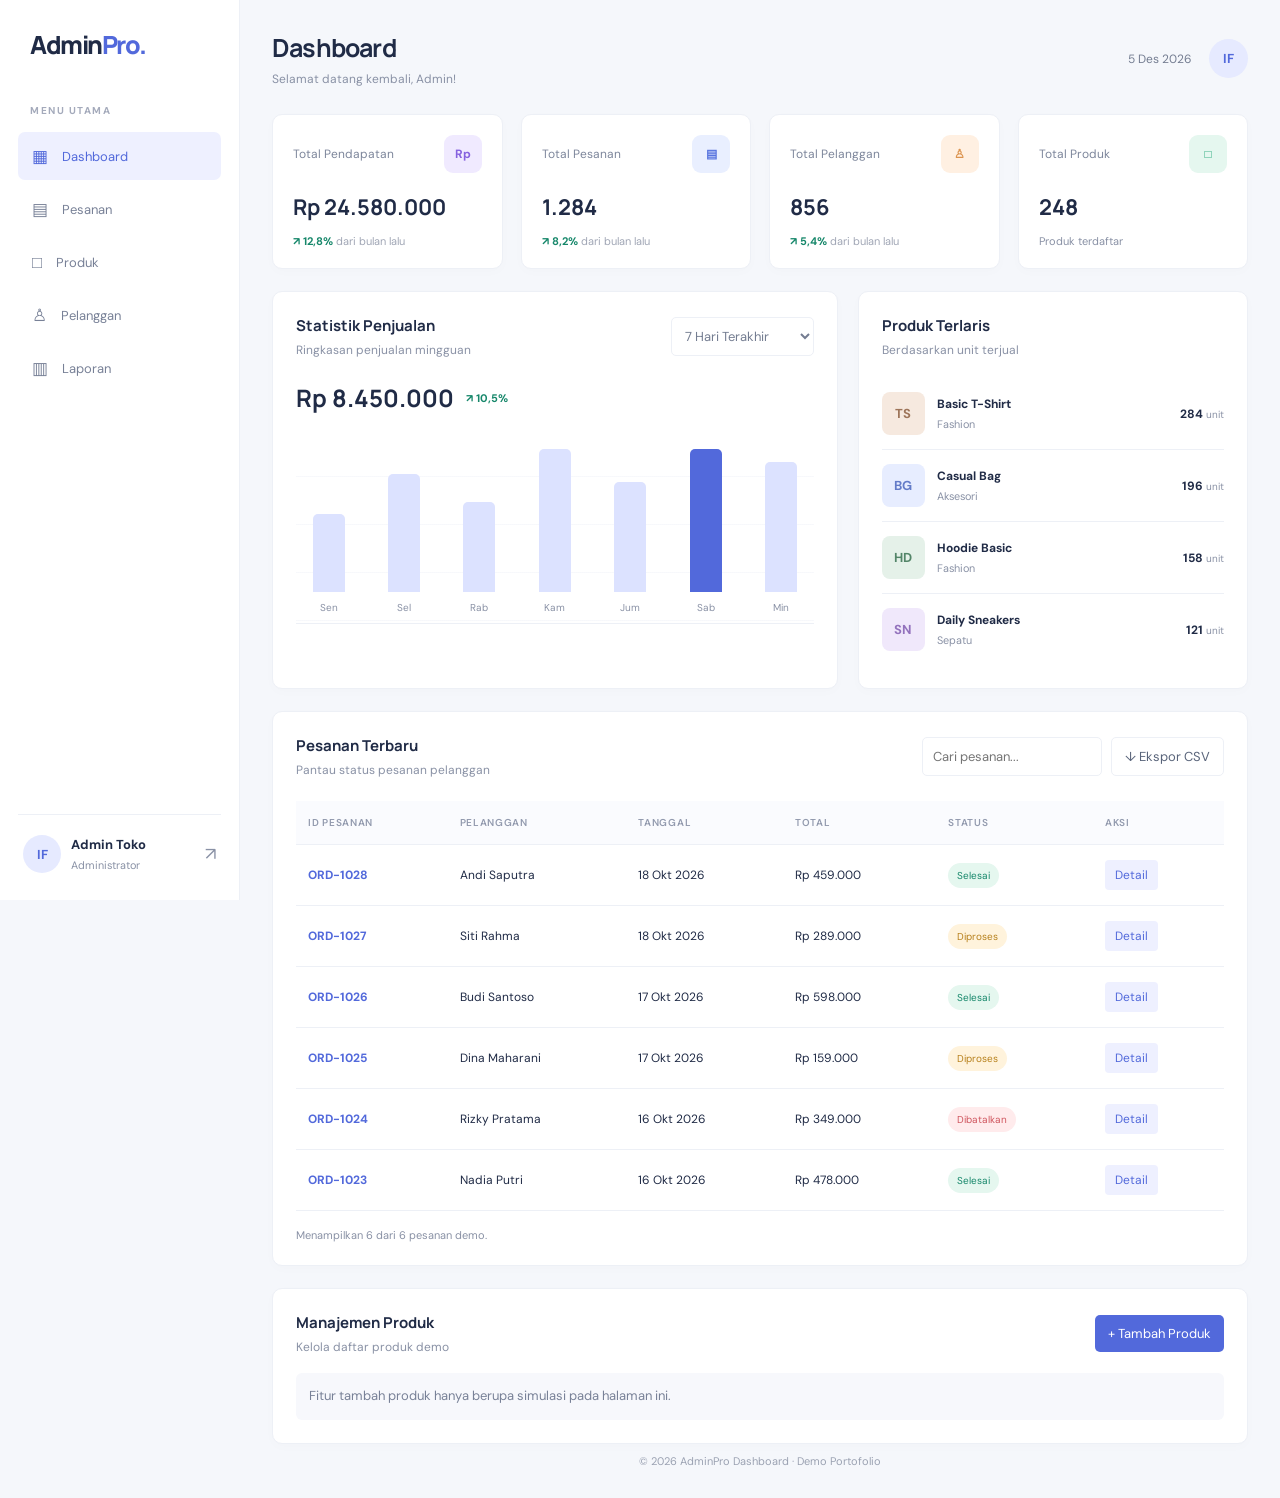
<file: dashboard-admin-e-commerce/index.html>
<!DOCTYPE html>
<html lang="id">
<head>
  <meta charset="UTF-8">
  <meta name="viewport" content="width=device-width, initial-scale=1.0">
  <title>AdminPro — Dashboard E-Commerce</title>
  <link rel="stylesheet" href="style.css">
</head>
<body>
  <aside class="sidebar" id="sidebar">
    <a class="brand" href="#">Admin<span>Pro.</span></a>

    <p class="menu-label">MENU UTAMA</p>
    <a class="nav-item active" href="#dashboard">▦ <span>Dashboard</span></a>
    <a class="nav-item" href="#orders">▤ <span>Pesanan</span></a>
    <a class="nav-item" href="#products">□ <span>Produk</span></a>
    <a class="nav-item" href="#customers">♙ <span>Pelanggan</span></a>
    <a class="nav-item" href="#reports">▥ <span>Laporan</span></a>

    <div class="sidebar-bottom">
      <div class="profile-avatar">IF</div>
      <div class="profile-info">
        <strong>Admin Toko</strong>
        <small>Administrator</small>
      </div>
      <button class="logout" onclick="logoutDemo()" title="Keluar">↗</button>
    </div>
  </aside>

  <main class="main" id="dashboard">
    <header class="topbar">
      <div class="topbar-left">
        <button class="menu-toggle" onclick="toggleSidebar()">☰</button>
        <div>
          <h1>Dashboard</h1>
          <p class="muted">Selamat datang kembali, Admin!</p>
        </div>
      </div>
      <div class="topbar-right">
        <span class="date" id="today"></span>
        <div class="top-avatar">IF</div>
      </div>
    </header>

    <section class="stats">
      <article class="stat-card">
        <div class="stat-top">
          <span>Total Pendapatan</span>
          <span class="stat-icon purple">Rp</span>
        </div>
        <h2>Rp 24.580.000</h2>
        <p class="positive">↗ 12,8% <span>dari bulan lalu</span></p>
      </article>

      <article class="stat-card">
        <div class="stat-top">
          <span>Total Pesanan</span>
          <span class="stat-icon blue">▤</span>
        </div>
        <h2>1.284</h2>
        <p class="positive">↗ 8,2% <span>dari bulan lalu</span></p>
      </article>

      <article class="stat-card">
        <div class="stat-top">
          <span>Total Pelanggan</span>
          <span class="stat-icon orange">♙</span>
        </div>
        <h2>856</h2>
        <p class="positive">↗ 5,4% <span>dari bulan lalu</span></p>
      </article>

      <article class="stat-card">
        <div class="stat-top">
          <span>Total Produk</span>
          <span class="stat-icon green">□</span>
        </div>
        <h2 id="product-total">248</h2>
        <p class="neutral">Produk terdaftar</p>
      </article>
    </section>

    <section class="content-grid" id="reports">
      <article class="panel chart-panel">
        <div class="panel-heading">
          <div>
            <h3>Statistik Penjualan</h3>
            <p class="muted">Ringkasan penjualan mingguan</p>
          </div>
          <select id="period">
            <option value="week">7 Hari Terakhir</option>
            <option value="month">4 Minggu Terakhir</option>
          </select>
        </div>
        <div class="chart-summary">
          <strong id="chart-total">Rp 8.450.000</strong>
          <span class="positive">↗ 10,5%</span>
        </div>
        <div class="chart" id="sales-chart" aria-label="Grafik penjualan"></div>
      </article>

      <article class="panel">
        <div class="panel-heading">
          <div>
            <h3>Produk Terlaris</h3>
            <p class="muted">Berdasarkan unit terjual</p>
          </div>
        </div>
        <div class="best-list">
          <div class="best-item">
            <div class="product-thumb thumb-one">TS</div>
            <div class="best-info"><strong>Basic T-Shirt</strong><small>Fashion</small></div>
            <strong>284 <small>unit</small></strong>
          </div>
          <div class="best-item">
            <div class="product-thumb thumb-two">BG</div>
            <div class="best-info"><strong>Casual Bag</strong><small>Aksesori</small></div>
            <strong>196 <small>unit</small></strong>
          </div>
          <div class="best-item">
            <div class="product-thumb thumb-three">HD</div>
            <div class="best-info"><strong>Hoodie Basic</strong><small>Fashion</small></div>
            <strong>158 <small>unit</small></strong>
          </div>
          <div class="best-item">
            <div class="product-thumb thumb-four">SN</div>
            <div class="best-info"><strong>Daily Sneakers</strong><small>Sepatu</small></div>
            <strong>121 <small>unit</small></strong>
          </div>
        </div>
      </article>
    </section>

    <section class="panel orders-panel" id="orders">
      <div class="panel-heading orders-heading">
        <div>
          <h3>Pesanan Terbaru</h3>
          <p class="muted">Pantau status pesanan pelanggan</p>
        </div>
        <div class="order-actions">
          <input id="order-search" type="search" placeholder="Cari pesanan...">
          <button class="outline-btn" onclick="exportCSV()">↓ Ekspor CSV</button>
        </div>
      </div>

      <div class="table-wrap">
        <table>
          <thead>
            <tr>
              <th>ID PESANAN</th>
              <th>PELANGGAN</th>
              <th>TANGGAL</th>
              <th>TOTAL</th>
              <th>STATUS</th>
              <th>AKSI</th>
            </tr>
          </thead>
          <tbody id="order-table"></tbody>
        </table>
      </div>
      <p class="table-note" id="order-count"></p>
    </section>

    <section class="panel products-panel" id="products">
      <div class="panel-heading">
        <div>
          <h3>Manajemen Produk</h3>
          <p class="muted">Kelola daftar produk demo</p>
        </div>
        <button class="primary-btn" onclick="tambahProduk()">+ Tambah Produk</button>
      </div>
      <p class="product-notice">
        Fitur tambah produk hanya berupa simulasi pada halaman ini.
      </p>
    </section>

    <footer>© 2026 AdminPro Dashboard · Demo Portofolio</footer>
  </main>

  <script src="script.js"></script>
</body>
</html>
</file>
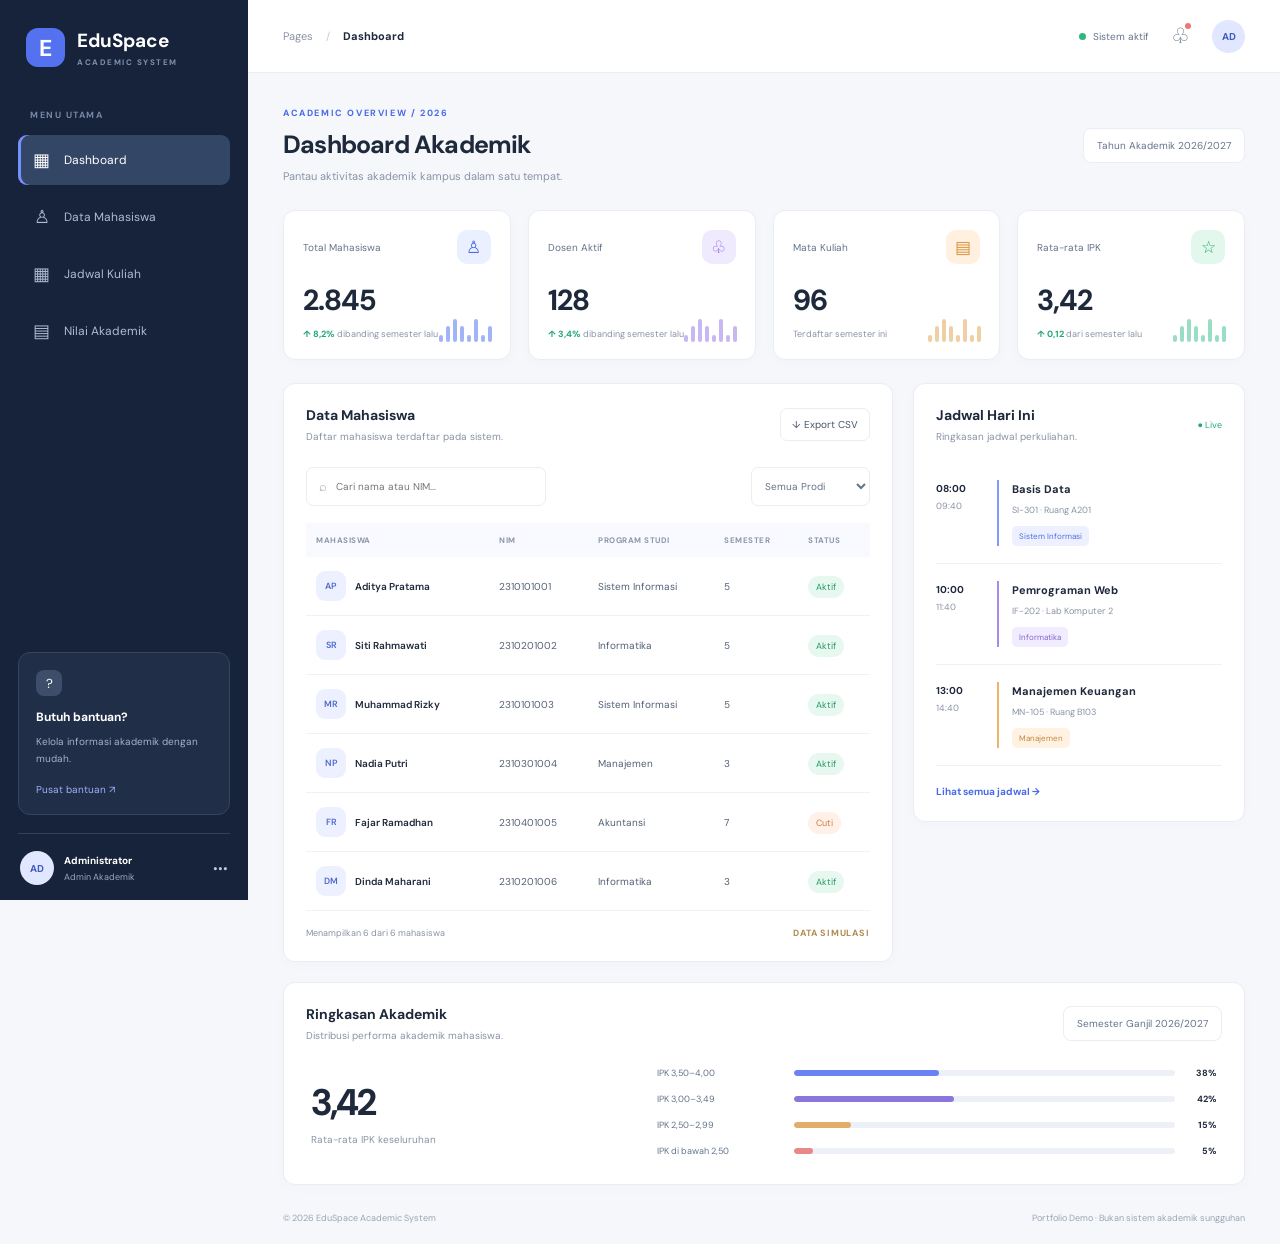
<file: sistem-informasi-akademik/index.html>
<!DOCTYPE html>
<html lang="id">
<head>
  <meta charset="UTF-8">
  <meta name="viewport" content="width=device-width, initial-scale=1.0">
  <meta name="description" content="Demo Sistem Informasi Akademik untuk pengelolaan data mahasiswa dan jadwal kuliah.">
  <title>EduSpace — Sistem Informasi Akademik</title>
  <link rel="stylesheet" href="style.css">
  <script src="script.js" defer></script>
</head>
<body>
  <aside class="sidebar" id="sidebar">
    <a href="#dashboard" class="brand">
      <span class="brand-icon">E</span>
      <span>EduSpace<small>ACADEMIC SYSTEM</small></span>
    </a>

    <p class="menu-label">MENU UTAMA</p>
    <nav class="side-nav">
      <a href="#dashboard" class="nav-link active" data-page="dashboard">
        <span>▦</span> Dashboard
      </a>
      <a href="#mahasiswa" class="nav-link" data-page="mahasiswa">
        <span>♙</span> Data Mahasiswa
      </a>
      <a href="#jadwal" class="nav-link" data-page="jadwal">
        <span>▦</span> Jadwal Kuliah
      </a>
      <a href="#nilai" class="nav-link" data-page="nilai">
        <span>▤</span> Nilai Akademik
      </a>
    </nav>

    <div class="sidebar-bottom">
      <div class="help-card">
        <span class="help-icon">?</span>
        <strong>Butuh bantuan?</strong>
        <p>Kelola informasi akademik dengan mudah.</p>
        <a href="#bantuan" data-page="bantuan">Pusat bantuan ↗</a>
      </div>
      <div class="profile">
        <div class="avatar">AD</div>
        <div><strong>Administrator</strong><small>Admin Akademik</small></div>
        <span class="profile-dots">•••</span>
      </div>
    </div>
  </aside>

  <main class="main-content" id="dashboard">
    <header class="topbar">
      <button class="mobile-menu" id="mobileMenu" aria-label="Buka menu">☰</button>
      <div class="breadcrumb">Pages <span>/</span> <strong id="breadcrumbTitle">Dashboard</strong></div>
      <div class="topbar-right">
        <span class="system-status"><i></i> Sistem aktif</span>
        <button class="notification" id="notificationButton" aria-label="Notifikasi">♧<b></b></button>
        <div class="top-avatar">AD</div>
      </div>
    </header>

    <section class="page-content">
      <div class="welcome-row">
        <div>
          <p class="eyebrow">ACADEMIC OVERVIEW / 2026</p>
          <h1 id="pageTitle">Dashboard Akademik</h1>
          <p class="subtitle" id="pageSubtitle">Pantau aktivitas akademik kampus dalam satu tempat.</p>
        </div>
        <div class="date-chip" id="todayDate">Tahun Akademik 2026/2027</div>
      </div>

      <div class="stat-grid" id="stats">
        <article class="stat-card">
          <div class="stat-top"><span>Total Mahasiswa</span><span class="stat-icon blue">♙</span></div>
          <strong>2.845</strong>
          <p><span class="positive">↑ 8,2%</span> dibanding semester lalu</p>
          <div class="mini-bars"><i></i><i></i><i></i><i></i><i></i><i></i><i></i><i></i></div>
        </article>
        <article class="stat-card">
          <div class="stat-top"><span>Dosen Aktif</span><span class="stat-icon purple">♧</span></div>
          <strong>128</strong>
          <p><span class="positive">↑ 3,4%</span> dibanding semester lalu</p>
          <div class="mini-bars purple-bars"><i></i><i></i><i></i><i></i><i></i><i></i><i></i><i></i></div>
        </article>
        <article class="stat-card">
          <div class="stat-top"><span>Mata Kuliah</span><span class="stat-icon orange">▤</span></div>
          <strong>96</strong>
          <p>Terdaftar semester ini</p>
          <div class="mini-bars orange-bars"><i></i><i></i><i></i><i></i><i></i><i></i><i></i><i></i></div>
        </article>
        <article class="stat-card">
          <div class="stat-top"><span>Rata-rata IPK</span><span class="stat-icon green">☆</span></div>
          <strong>3,42</strong>
          <p><span class="positive">↑ 0,12</span> dari semester lalu</p>
          <div class="mini-bars green-bars"><i></i><i></i><i></i><i></i><i></i><i></i><i></i><i></i></div>
        </article>
      </div>

      <div class="content-grid">
        <section class="panel student-panel" id="mahasiswa">
          <div class="panel-heading">
            <div>
              <h2>Data Mahasiswa</h2>
              <p>Daftar mahasiswa terdaftar pada sistem.</p>
            </div>
            <button class="outline-button" id="exportButton">↓ Export CSV</button>
          </div>

          <div class="table-toolbar">
            <label class="search-box">
              <span>⌕</span>
              <input id="searchInput" type="search" placeholder="Cari nama atau NIM..." aria-label="Cari mahasiswa">
            </label>
            <select id="facultyFilter" aria-label="Filter program studi">
              <option value="all">Semua Prodi</option>
              <option value="Sistem Informasi">Sistem Informasi</option>
              <option value="Informatika">Informatika</option>
              <option value="Manajemen">Manajemen</option>
              <option value="Akuntansi">Akuntansi</option>
            </select>
          </div>

          <div class="table-wrap">
            <table>
              <thead>
                <tr><th>MAHASISWA</th><th>NIM</th><th>PROGRAM STUDI</th><th>SEMESTER</th><th>STATUS</th></tr>
              </thead>
              <tbody id="studentTable"></tbody>
            </table>
            <div id="emptyState" class="empty-state" hidden>Data mahasiswa tidak ditemukan.</div>
          </div>
          <div class="table-footer">
            <span id="resultCount">Menampilkan 6 mahasiswa</span>
            <span class="demo-label">DATA SIMULASI</span>
          </div>
        </section>

        <section class="panel schedule-panel" id="jadwal">
          <div class="panel-heading">
            <div><h2>Jadwal Hari Ini</h2><p>Ringkasan jadwal perkuliahan.</p></div>
            <span class="live-dot">● Live</span>
          </div>
          <div class="schedule-list">
            <article class="schedule-item">
              <div class="time">08:00<small>09:40</small></div>
              <div class="schedule-detail">
                <strong>Basis Data</strong>
                <p>SI-301 · Ruang A201</p>
                <span class="class-tag blue-tag">Sistem Informasi</span>
              </div>
            </article>
            <article class="schedule-item">
              <div class="time">10:00<small>11:40</small></div>
              <div class="schedule-detail">
                <strong>Pemrograman Web</strong>
                <p>IF-202 · Lab Komputer 2</p>
                <span class="class-tag purple-tag">Informatika</span>
              </div>
            </article>
            <article class="schedule-item">
              <div class="time">13:00<small>14:40</small></div>
              <div class="schedule-detail">
                <strong>Manajemen Keuangan</strong>
                <p>MN-105 · Ruang B103</p>
                <span class="class-tag orange-tag">Manajemen</span>
              </div>
            </article>
          </div>
          <button class="text-button" data-page="jadwal">Lihat semua jadwal →</button>
        </section>
      </div>

      <section class="panel activity-panel" id="nilai">
        <div class="panel-heading">
          <div><h2>Ringkasan Akademik</h2><p>Distribusi performa akademik mahasiswa.</p></div>
          <span class="semester-badge">Semester Ganjil 2026/2027</span>
        </div>
        <div class="academic-summary">
          <div class="summary-number"><strong>3,42</strong><span>Rata-rata IPK keseluruhan</span></div>
          <div class="grade-bars">
            <div><span>IPK 3,50–4,00</span><div class="track"><i style="width:38%"></i></div><strong>38%</strong></div>
            <div><span>IPK 3,00–3,49</span><div class="track"><i style="width:42%"></i></div><strong>42%</strong></div>
            <div><span>IPK 2,50–2,99</span><div class="track"><i style="width:15%"></i></div><strong>15%</strong></div>
            <div><span>IPK di bawah 2,50</span><div class="track"><i style="width:5%"></i></div><strong>5%</strong></div>
          </div>
        </div>
      </section>

      <footer class="footer">
        <span>© 2026 EduSpace Academic System</span>
        <span>Portfolio Demo · Bukan sistem akademik sungguhan</span>
      </footer>
    </section>
  </main>

  <div class="toast" id="toast" role="status" aria-live="polite"></div>
</body>
</html>
</file>
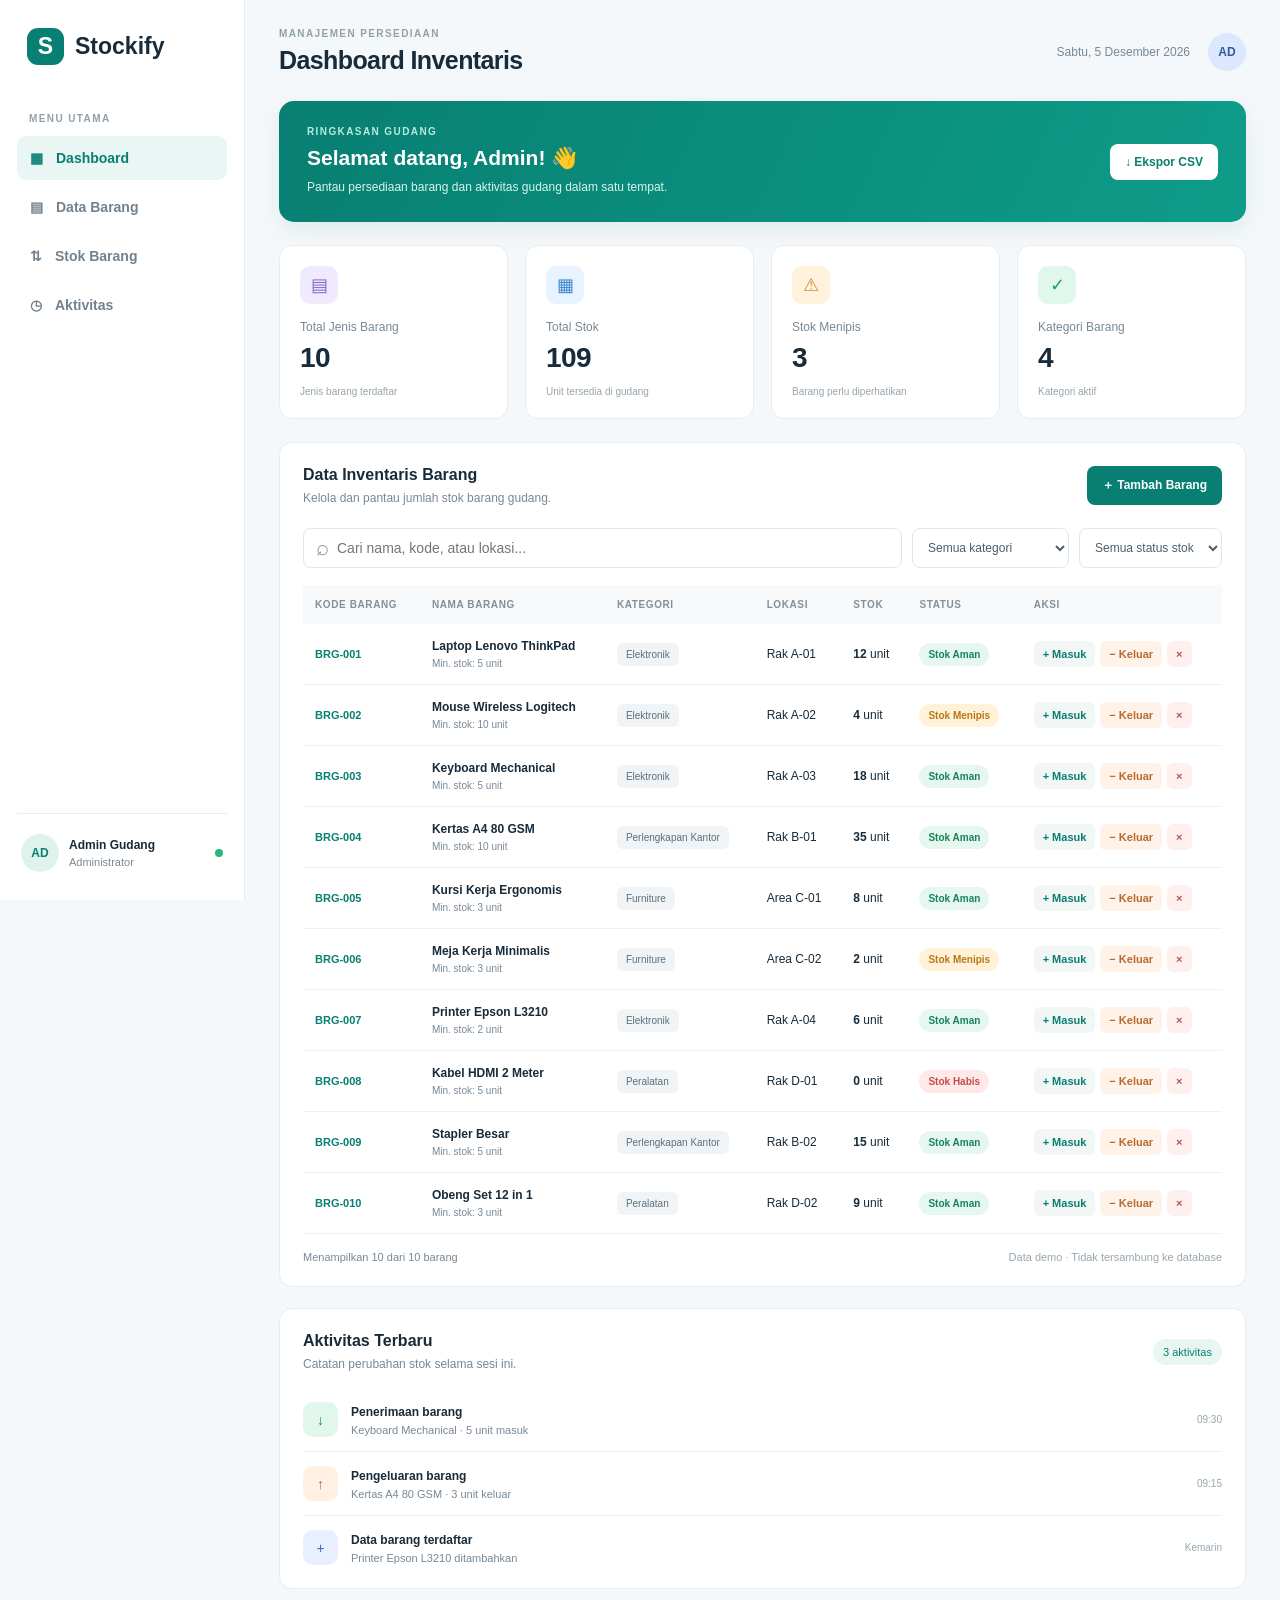
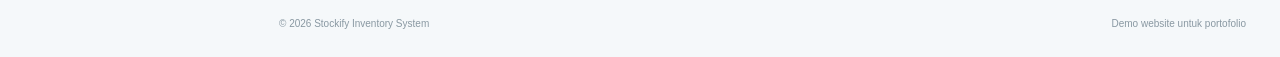
<file: sistem-informasi-inventaris/index.html>
<!DOCTYPE html>
<html lang="id">
<head>
  <meta charset="UTF-8">
  <meta name="viewport" content="width=device-width, initial-scale=1.0">
  <title>Stockify — Sistem Informasi Inventaris</title>
  <link rel="stylesheet" href="style.css">
  <script src="script.js" defer></script>
</head>
<body>
  <aside class="sidebar" id="sidebar">
    <a class="brand" href="#"><span class="brand-icon">S</span> Stockify</a>
    <p class="nav-label">MENU UTAMA</p>
    <a class="nav-link active" href="#dashboard">▦ <span>Dashboard</span></a>
    <a class="nav-link" href="#inventaris">▤ <span>Data Barang</span></a>
    <a class="nav-link" href="#inventaris">⇅ <span>Stok Barang</span></a>
    <a class="nav-link" href="#aktivitas">◷ <span>Aktivitas</span></a>
    <div class="sidebar-bottom">
      <div class="profile-avatar">AD</div>
      <div><strong>Admin Gudang</strong><small>Administrator</small></div>
      <span class="online-dot"></span>
    </div>
  </aside>

  <main class="main-content" id="dashboard">
    <header class="topbar">
      <button class="menu-toggle" id="menuToggle" aria-label="Buka menu">☰</button>
      <div>
        <p class="eyebrow">MANAJEMEN PERSEDIAAN</p>
        <h1>Dashboard Inventaris</h1>
      </div>
      <div class="topbar-right">
        <span class="today" id="today"></span>
        <div class="header-avatar">AD</div>
      </div>
    </header>

    <section class="welcome">
      <div>
        <p class="welcome-label">RINGKASAN GUDANG</p>
        <h2>Selamat datang, Admin! 👋</h2>
        <p>Pantau persediaan barang dan aktivitas gudang dalam satu tempat.</p>
      </div>
      <button class="btn btn-light" id="exportBtn">↓ Ekspor CSV</button>
    </section>

    <section class="stats-grid">
      <article class="stat-card">
        <div class="stat-icon purple">▤</div>
        <p>Total Jenis Barang</p>
        <h2 id="totalItems">0</h2>
        <small>Jenis barang terdaftar</small>
      </article>
      <article class="stat-card">
        <div class="stat-icon blue">▦</div>
        <p>Total Stok</p>
        <h2 id="totalStock">0</h2>
        <small>Unit tersedia di gudang</small>
      </article>
      <article class="stat-card">
        <div class="stat-icon orange">⚠</div>
        <p>Stok Menipis</p>
        <h2 id="lowStock">0</h2>
        <small>Barang perlu diperhatikan</small>
      </article>
      <article class="stat-card">
        <div class="stat-icon green">✓</div>
        <p>Kategori Barang</p>
        <h2 id="totalCategories">0</h2>
        <small>Kategori aktif</small>
      </article>
    </section>

    <section class="panel" id="inventaris">
      <div class="panel-heading">
        <div>
          <h2>Data Inventaris Barang</h2>
          <p>Kelola dan pantau jumlah stok barang gudang.</p>
        </div>
        <button class="btn btn-primary" id="addBtn">＋ Tambah Barang</button>
      </div>

      <div class="filters">
        <label class="search-box">
          <span>⌕</span>
          <input id="searchInput" type="search" placeholder="Cari nama, kode, atau lokasi...">
        </label>
        <select id="categoryFilter" aria-label="Filter kategori">
          <option value="">Semua kategori</option>
        </select>
        <select id="stockFilter" aria-label="Filter status stok">
          <option value="">Semua status stok</option>
          <option value="safe">Stok aman</option>
          <option value="low">Stok menipis</option>
          <option value="empty">Stok habis</option>
        </select>
      </div>

      <div class="table-wrap">
        <table>
          <thead>
            <tr>
              <th>KODE BARANG</th>
              <th>NAMA BARANG</th>
              <th>KATEGORI</th>
              <th>LOKASI</th>
              <th>STOK</th>
              <th>STATUS</th>
              <th>AKSI</th>
            </tr>
          </thead>
          <tbody id="inventoryBody"></tbody>
        </table>
      </div>
      <div class="table-footer">
        <span id="resultCount">Menampilkan 0 barang</span>
        <span class="demo-note">Data demo · Tidak tersambung ke database</span>
      </div>
    </section>

    <section class="panel activity-panel" id="aktivitas">
      <div class="panel-heading">
        <div>
          <h2>Aktivitas Terbaru</h2>
          <p>Catatan perubahan stok selama sesi ini.</p>
        </div>
        <span class="activity-count" id="activityCount">0 aktivitas</span>
      </div>
      <div id="activityList" class="activity-list"></div>
    </section>

    <footer>© 2026 Stockify Inventory System <span>Demo website untuk portofolio</span></footer>
  </main>

  <div class="modal-backdrop" id="modalBackdrop">
    <section class="modal" role="dialog" aria-modal="true" aria-labelledby="modalTitle">
      <div class="modal-heading">
        <div>
          <p class="eyebrow">FORM INVENTARIS</p>
          <h2 id="modalTitle">Tambah Barang</h2>
        </div>
        <button class="close-btn" id="closeModal" aria-label="Tutup">×</button>
      </div>
      <form id="itemForm">
        <label>Nama barang
          <input name="name" required maxlength="70" placeholder="Contoh: Keyboard Wireless">
        </label>
        <div class="form-row">
          <label>Kode barang
            <input name="code" required maxlength="20" placeholder="BRG-011">
          </label>
          <label>Kategori
            <select name="category" required>
              <option value="">Pilih kategori</option>
              <option>Elektronik</option>
              <option>Perlengkapan Kantor</option>
              <option>Furniture</option>
              <option>Peralatan</option>
            </select>
          </label>
        </div>
        <div class="form-row">
          <label>Lokasi penyimpanan
            <input name="location" required maxlength="30" placeholder="Rak A-01">
          </label>
          <label>Jumlah stok
            <input name="stock" type="number" min="0" max="1000000" required value="1">
          </label>
        </div>
        <label>Batas minimum stok
          <input name="minimum" type="number" min="0" max="1000000" required value="5">
        </label>
        <p class="form-error" id="formError"></p>
        <div class="modal-actions">
          <button type="button" class="btn btn-outline" id="cancelBtn">Batal</button>
          <button type="submit" class="btn btn-primary">Simpan Barang</button>
        </div>
      </form>
    </section>
  </div>

  <div class="toast" id="toast" role="status"></div>
</body>
</html>
</file>
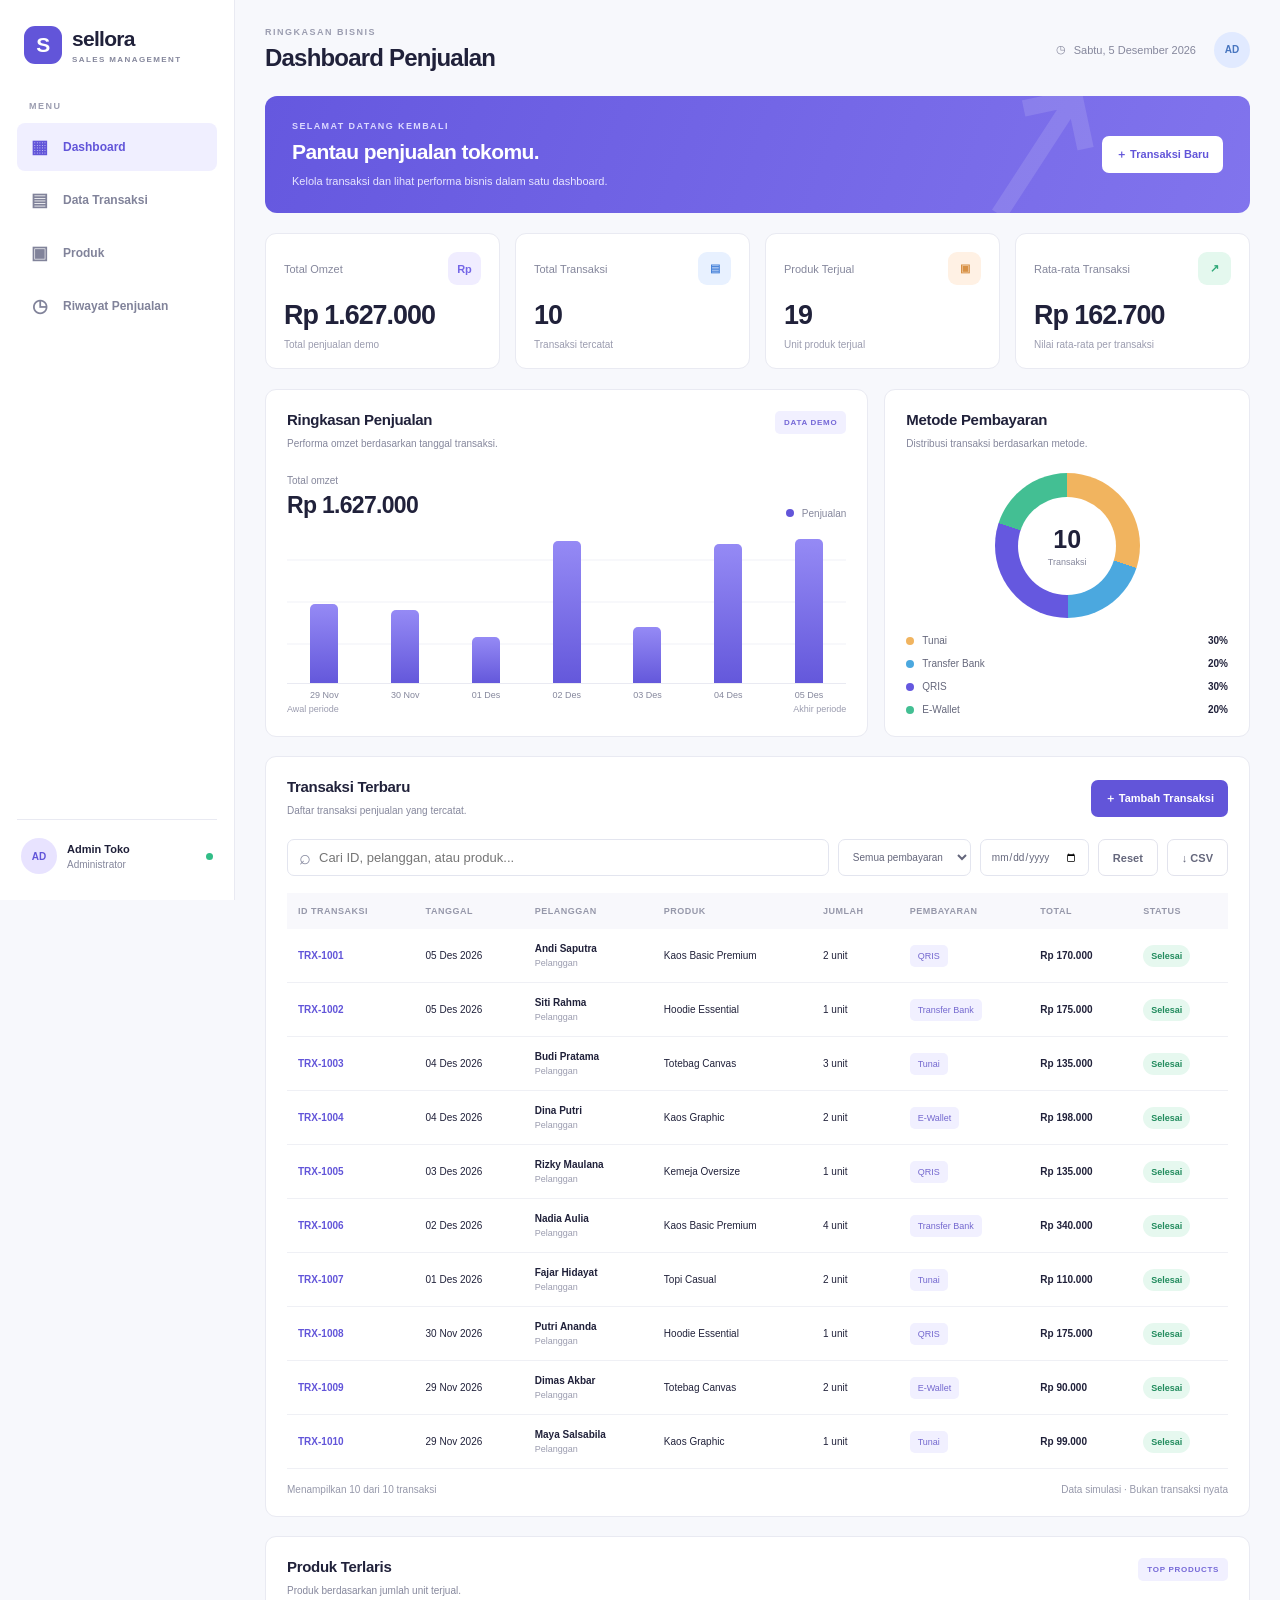
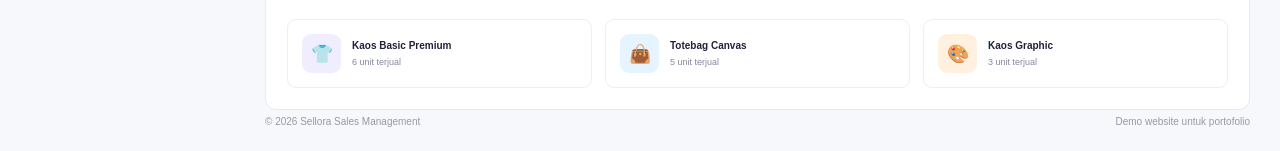
<file: sistem-informasi-penjualan/index.html>
<!DOCTYPE html>
<html lang="id">
<head>
  <meta charset="UTF-8">
  <meta name="viewport" content="width=device-width, initial-scale=1.0">
  <meta name="description" content="Dashboard sistem informasi penjualan untuk memantau transaksi dan omzet.">
  <title>Sellora — Sistem Informasi Penjualan</title>
  <link rel="stylesheet" href="style.css">
  <script src="script.js" defer></script>
</head>
<body>
  <aside class="sidebar" id="sidebar">
    <a class="brand" href="#dashboard">
      <span class="brand-mark">S</span>
      <span>sellora<small>SALES MANAGEMENT</small></span>
    </a>

    <p class="nav-label">MENU</p>
    <a class="nav-link active" href="#dashboard"><span>▦</span> Dashboard</a>
    <a class="nav-link" href="#transactions"><span>▤</span> Data Transaksi</a>
    <a class="nav-link" href="#products"><span>▣</span> Produk</a>
    <a class="nav-link" href="#transactions"><span>◷</span> Riwayat Penjualan</a>

    <div class="sidebar-bottom">
      <div class="avatar">AD</div>
      <div><strong>Admin Toko</strong><small>Administrator</small></div>
      <span class="online-dot"></span>
    </div>
  </aside>

  <main class="main" id="dashboard">
    <header class="topbar">
      <div class="topbar-title">
        <button id="menuToggle" class="menu-toggle" aria-label="Buka menu">☰</button>
        <div>
          <p class="eyebrow">RINGKASAN BISNIS</p>
          <h1>Dashboard Penjualan</h1>
        </div>
      </div>
      <div class="topbar-right">
        <div class="date-display"><span>◷</span><span id="today"></span></div>
        <div class="avatar avatar-blue">AD</div>
      </div>
    </header>

    <section class="welcome">
      <div>
        <p>SELAMAT DATANG KEMBALI</p>
        <h2>Pantau penjualan tokomu.</h2>
        <span>Kelola transaksi dan lihat performa bisnis dalam satu dashboard.</span>
      </div>
      <button class="btn btn-white" id="newTransactionTop">＋ Transaksi Baru</button>
      <div class="welcome-decoration">↗</div>
    </section>

    <section class="metrics">
      <article class="metric-card">
        <div class="metric-top"><span>Total Omzet</span><span class="metric-icon purple">Rp</span></div>
        <h2 id="totalRevenue">Rp0</h2>
        <p><span class="metric-caption">Total penjualan demo</span></p>
      </article>
      <article class="metric-card">
        <div class="metric-top"><span>Total Transaksi</span><span class="metric-icon blue">▤</span></div>
        <h2 id="totalTransactions">0</h2>
        <p><span class="metric-caption">Transaksi tercatat</span></p>
      </article>
      <article class="metric-card">
        <div class="metric-top"><span>Produk Terjual</span><span class="metric-icon orange">▣</span></div>
        <h2 id="totalSold">0</h2>
        <p><span class="metric-caption">Unit produk terjual</span></p>
      </article>
      <article class="metric-card">
        <div class="metric-top"><span>Rata-rata Transaksi</span><span class="metric-icon green">↗</span></div>
        <h2 id="averageTransaction">Rp0</h2>
        <p><span class="metric-caption">Nilai rata-rata per transaksi</span></p>
      </article>
    </section>

    <section class="content-grid">
      <article class="panel chart-panel">
        <div class="panel-heading">
          <div><h2>Ringkasan Penjualan</h2><p>Performa omzet berdasarkan tanggal transaksi.</p></div>
          <span class="tag">DATA DEMO</span>
        </div>
        <div class="chart-summary">
          <div><small>Total omzet</small><strong id="chartRevenue">Rp0</strong></div>
          <div class="chart-legend"><span></span> Penjualan</div>
        </div>
        <div class="chart" id="salesChart" aria-label="Grafik penjualan"></div>
        <div class="chart-axis"><span>Awal periode</span><span>Akhir periode</span></div>
      </article>

      <article class="panel payment-panel">
        <div class="panel-heading"><div><h2>Metode Pembayaran</h2><p>Distribusi transaksi berdasarkan metode.</p></div></div>
        <div class="payment-chart-wrap">
          <div class="donut" id="paymentDonut"><div><strong id="paymentCount">0</strong><small>Transaksi</small></div></div>
        </div>
        <div id="paymentLegend" class="payment-legend"></div>
      </article>
    </section>

    <section class="panel transaction-panel" id="transactions">
      <div class="panel-heading transaction-heading">
        <div><h2>Transaksi Terbaru</h2><p>Daftar transaksi penjualan yang tercatat.</p></div>
        <button class="btn btn-primary" id="newTransaction">＋ Tambah Transaksi</button>
      </div>
      <div class="filters">
        <label class="search"><span>⌕</span><input id="searchInput" type="search" placeholder="Cari ID, pelanggan, atau produk..."></label>
        <select id="paymentFilter" aria-label="Filter metode pembayaran">
          <option value="">Semua pembayaran</option>
          <option value="Tunai">Tunai</option>
          <option value="Transfer Bank">Transfer Bank</option>
          <option value="QRIS">QRIS</option>
          <option value="E-Wallet">E-Wallet</option>
        </select>
        <input id="dateFilter" type="date" aria-label="Filter tanggal transaksi">
        <button class="btn btn-outline" id="resetFilters">Reset</button>
        <button class="btn btn-outline" id="exportBtn">↓ CSV</button>
      </div>
      <div class="table-wrap">
        <table>
          <thead><tr>
            <th>ID TRANSAKSI</th><th>TANGGAL</th><th>PELANGGAN</th>
            <th>PRODUK</th><th>JUMLAH</th><th>PEMBAYARAN</th><th>TOTAL</th><th>STATUS</th>
          </tr></thead>
          <tbody id="transactionBody"></tbody>
        </table>
      </div>
      <div class="table-footer"><span id="resultCount">Menampilkan 0 transaksi</span><span>Data simulasi · Bukan transaksi nyata</span></div>
    </section>

    <section class="panel product-panel" id="products">
      <div class="panel-heading"><div><h2>Produk Terlaris</h2><p>Produk berdasarkan jumlah unit terjual.</p></div><span class="tag">TOP PRODUCTS</span></div>
      <div id="topProducts" class="top-products"></div>
    </section>

    <footer><span>© 2026 Sellora Sales Management</span><span>Demo website untuk portofolio</span></footer>
  </main>

  <div class="backdrop" id="formBackdrop">
    <section class="modal" role="dialog" aria-modal="true" aria-labelledby="formTitle">
      <div class="modal-heading">
        <div><p class="eyebrow">INPUT PENJUALAN</p><h2 id="formTitle">Tambah Transaksi</h2></div>
        <button type="button" class="close-btn" id="closeModal" aria-label="Tutup">×</button>
      </div>
      <form id="transactionForm">
        <label>Nama pelanggan<input name="customer" required maxlength="80" placeholder="Nama pelanggan"></label>
        <label>Produk
          <select name="product" id="productSelect" required>
            <option value="">Pilih produk</option>
          </select>
        </label>
        <div class="form-row">
          <label>Jumlah unit<input name="quantity" type="number" min="1" max="10000" value="1" required></label>
          <label>Metode pembayaran
            <select name="payment" required>
              <option value="Tunai">Tunai</option>
              <option value="Transfer Bank">Transfer Bank</option>
              <option value="QRIS">QRIS</option>
              <option value="E-Wallet">E-Wallet</option>
            </select>
          </label>
        </div>
        <div class="total-preview"><span>Estimasi total transaksi</span><strong id="formTotal">Rp0</strong></div>
        <p class="form-error" id="formError"></p>
        <div class="modal-actions">
          <button type="button" class="btn btn-outline" id="cancelModal">Batal</button>
          <button type="submit" class="btn btn-primary">Simpan Transaksi</button>
        </div>
      </form>
    </section>
  </div>
  <div id="toast" class="toast" role="status"></div>
</body>
</html>
</file>
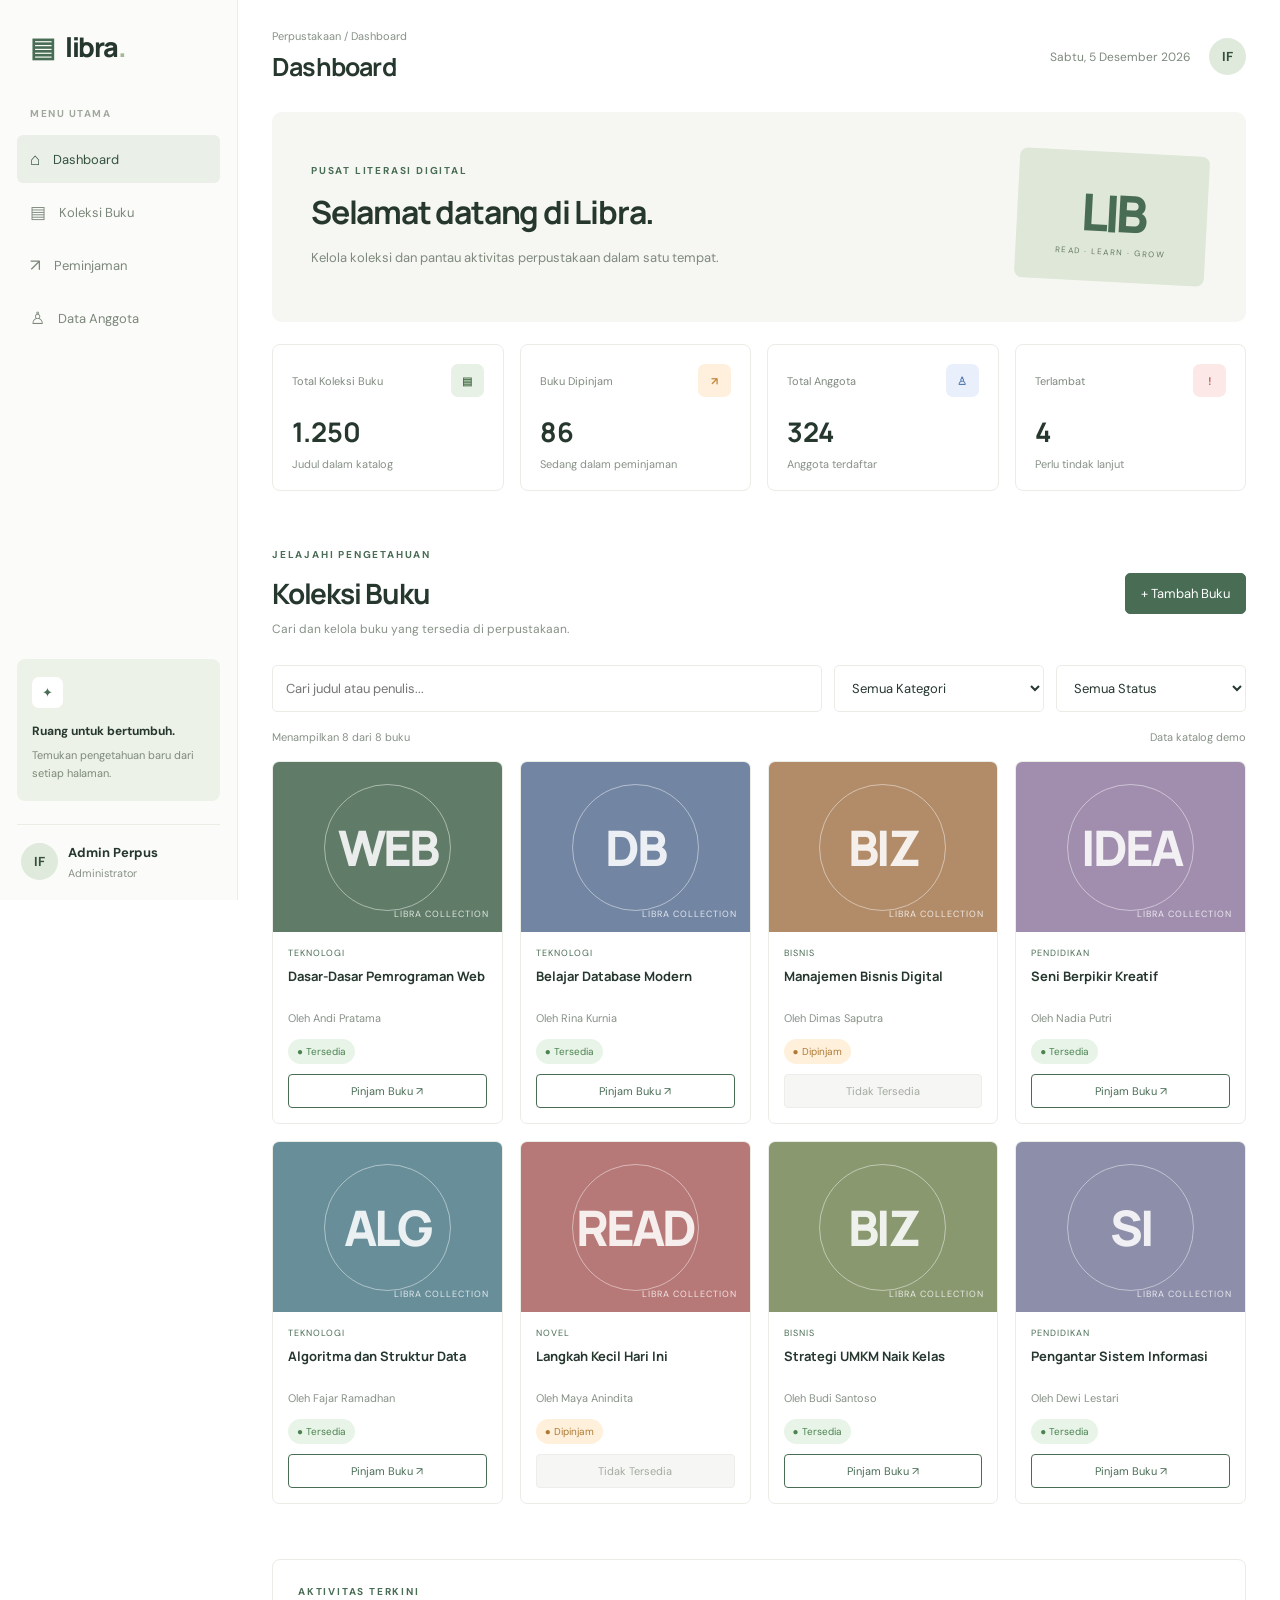
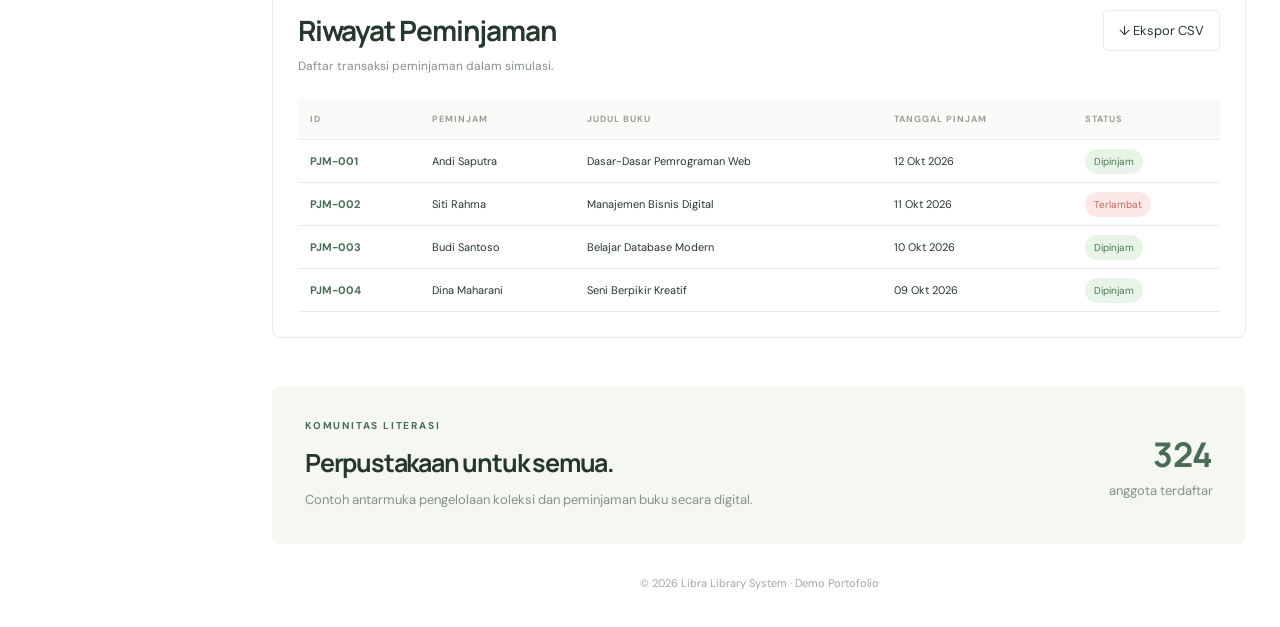
<file: sistem-informasi-perpustakaan/index.html>
<!DOCTYPE html>
<html lang="id">
<head>
  <meta charset="UTF-8">
  <meta name="viewport" content="width=device-width, initial-scale=1.0">
  <title>Libra — Sistem Informasi Perpustakaan</title>
  <link rel="stylesheet" href="style.css">
</head>
<body>
  <aside class="sidebar" id="sidebar">
    <a class="brand" href="#dashboard"><span>▤</span> libra<span class="dot">.</span></a>

    <p class="menu-label">MENU UTAMA</p>
    <a class="nav-link active" href="#dashboard">⌂ <span>Dashboard</span></a>
    <a class="nav-link" href="#koleksi">▤ <span>Koleksi Buku</span></a>
    <a class="nav-link" href="#peminjaman">↗ <span>Peminjaman</span></a>
    <a class="nav-link" href="#anggota">♙ <span>Data Anggota</span></a>

    <div class="sidebar-note">
      <div class="note-icon">✦</div>
      <strong>Ruang untuk bertumbuh.</strong>
      <p>Temukan pengetahuan baru dari setiap halaman.</p>
    </div>

    <div class="user-profile">
      <div class="avatar">IF</div>
      <div><strong>Admin Perpus</strong><small>Administrator</small></div>
    </div>
  </aside>

  <main class="main" id="dashboard">
    <header class="topbar">
      <div class="heading-left">
        <button class="menu-toggle" onclick="toggleSidebar()">☰</button>
        <div>
          <p class="breadcrumb">Perpustakaan / Dashboard</p>
          <h1>Dashboard</h1>
        </div>
      </div>
      <div class="top-actions">
        <span class="today" id="today"></span>
        <button class="admin-badge">IF</button>
      </div>
    </header>

    <section class="welcome">
      <div>
        <p class="eyebrow">PUSAT LITERASI DIGITAL</p>
        <h2>Selamat datang di Libra.</h2>
        <p>Kelola koleksi dan pantau aktivitas perpustakaan dalam satu tempat.</p>
      </div>
      <div class="welcome-art"><span>LIB</span><small>READ · LEARN · GROW</small></div>
    </section>

    <section class="stats">
      <article class="stat-card">
        <div class="stat-label"><span>Total Koleksi Buku</span><b class="stat-icon green">▤</b></div>
        <h3 id="total-books">1.250</h3>
        <p>Judul dalam katalog</p>
      </article>
      <article class="stat-card">
        <div class="stat-label"><span>Buku Dipinjam</span><b class="stat-icon orange">↗</b></div>
        <h3 id="borrowed-books">86</h3>
        <p>Sedang dalam peminjaman</p>
      </article>
      <article class="stat-card">
        <div class="stat-label"><span>Total Anggota</span><b class="stat-icon blue">♙</b></div>
        <h3 id="total-members">324</h3>
        <p>Anggota terdaftar</p>
      </article>
      <article class="stat-card">
        <div class="stat-label"><span>Terlambat</span><b class="stat-icon red">!</b></div>
        <h3 id="late-books">4</h3>
        <p>Perlu tindak lanjut</p>
      </article>
    </section>

    <section class="catalog-section" id="koleksi">
      <div class="section-heading">
        <div>
          <p class="eyebrow">JELAJAHI PENGETAHUAN</p>
          <h2>Koleksi Buku</h2>
          <p class="muted">Cari dan kelola buku yang tersedia di perpustakaan.</p>
        </div>
        <button class="primary-btn" onclick="tambahBuku()">+ Tambah Buku</button>
      </div>

      <div class="filters">
        <input id="search" type="search" placeholder="Cari judul atau penulis..." aria-label="Cari buku">
        <select id="category" aria-label="Filter kategori">
          <option value="Semua">Semua Kategori</option>
          <option value="Teknologi">Teknologi</option>
          <option value="Bisnis">Bisnis</option>
          <option value="Novel">Novel</option>
          <option value="Pendidikan">Pendidikan</option>
        </select>
        <select id="availability" aria-label="Filter ketersediaan">
          <option value="Semua">Semua Status</option>
          <option value="Tersedia">Tersedia</option>
          <option value="Dipinjam">Dipinjam</option>
        </select>
      </div>

      <div class="catalog-meta">
        <span id="result-count">Menampilkan 8 buku</span>
        <span>Data katalog demo</span>
      </div>

      <div class="book-grid" id="book-grid"></div>
      <p class="empty" id="empty" hidden>Buku tidak ditemukan. Coba kata kunci lain.</p>
    </section>

    <section class="panel" id="peminjaman">
      <div class="section-heading">
        <div>
          <p class="eyebrow">AKTIVITAS TERKINI</p>
          <h2>Riwayat Peminjaman</h2>
          <p class="muted">Daftar transaksi peminjaman dalam simulasi.</p>
        </div>
        <button class="outline-btn" onclick="exportPeminjaman()">↓ Ekspor CSV</button>
      </div>

      <div class="table-wrap">
        <table>
          <thead>
            <tr>
              <th>ID</th>
              <th>PEMINJAM</th>
              <th>JUDUL BUKU</th>
              <th>TANGGAL PINJAM</th>
              <th>STATUS</th>
            </tr>
          </thead>
          <tbody id="loan-table"></tbody>
        </table>
      </div>
    </section>

    <section class="member-section" id="anggota">
      <div>
        <p class="eyebrow">KOMUNITAS LITERASI</p>
        <h2>Perpustakaan untuk semua.</h2>
        <p>Contoh antarmuka pengelolaan koleksi dan peminjaman buku secara digital.</p>
      </div>
      <div class="member-number"><strong id="member-highlight">324</strong><span>anggota terdaftar</span></div>
    </section>

    <footer>© 2026 Libra Library System · Demo Portofolio</footer>
  </main>

  <script src="script.js"></script>
</body>
</html>
</file>
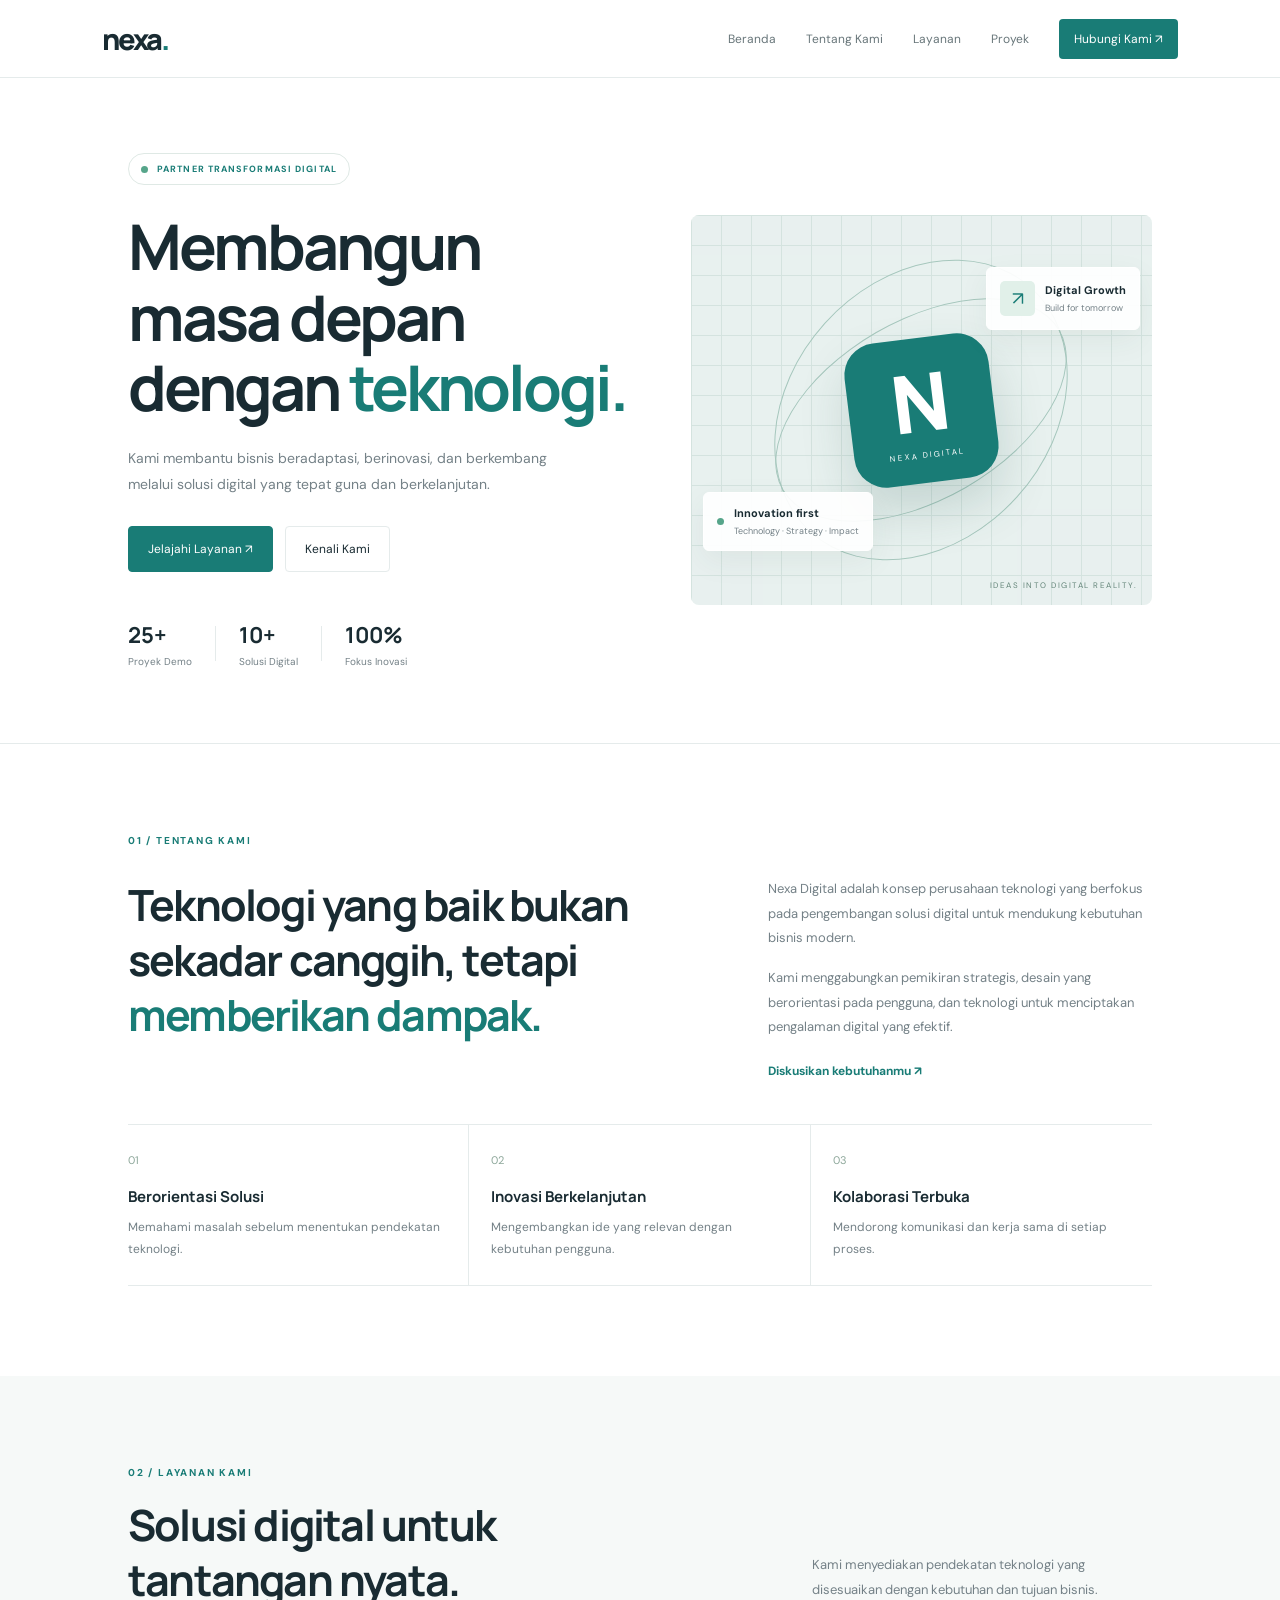
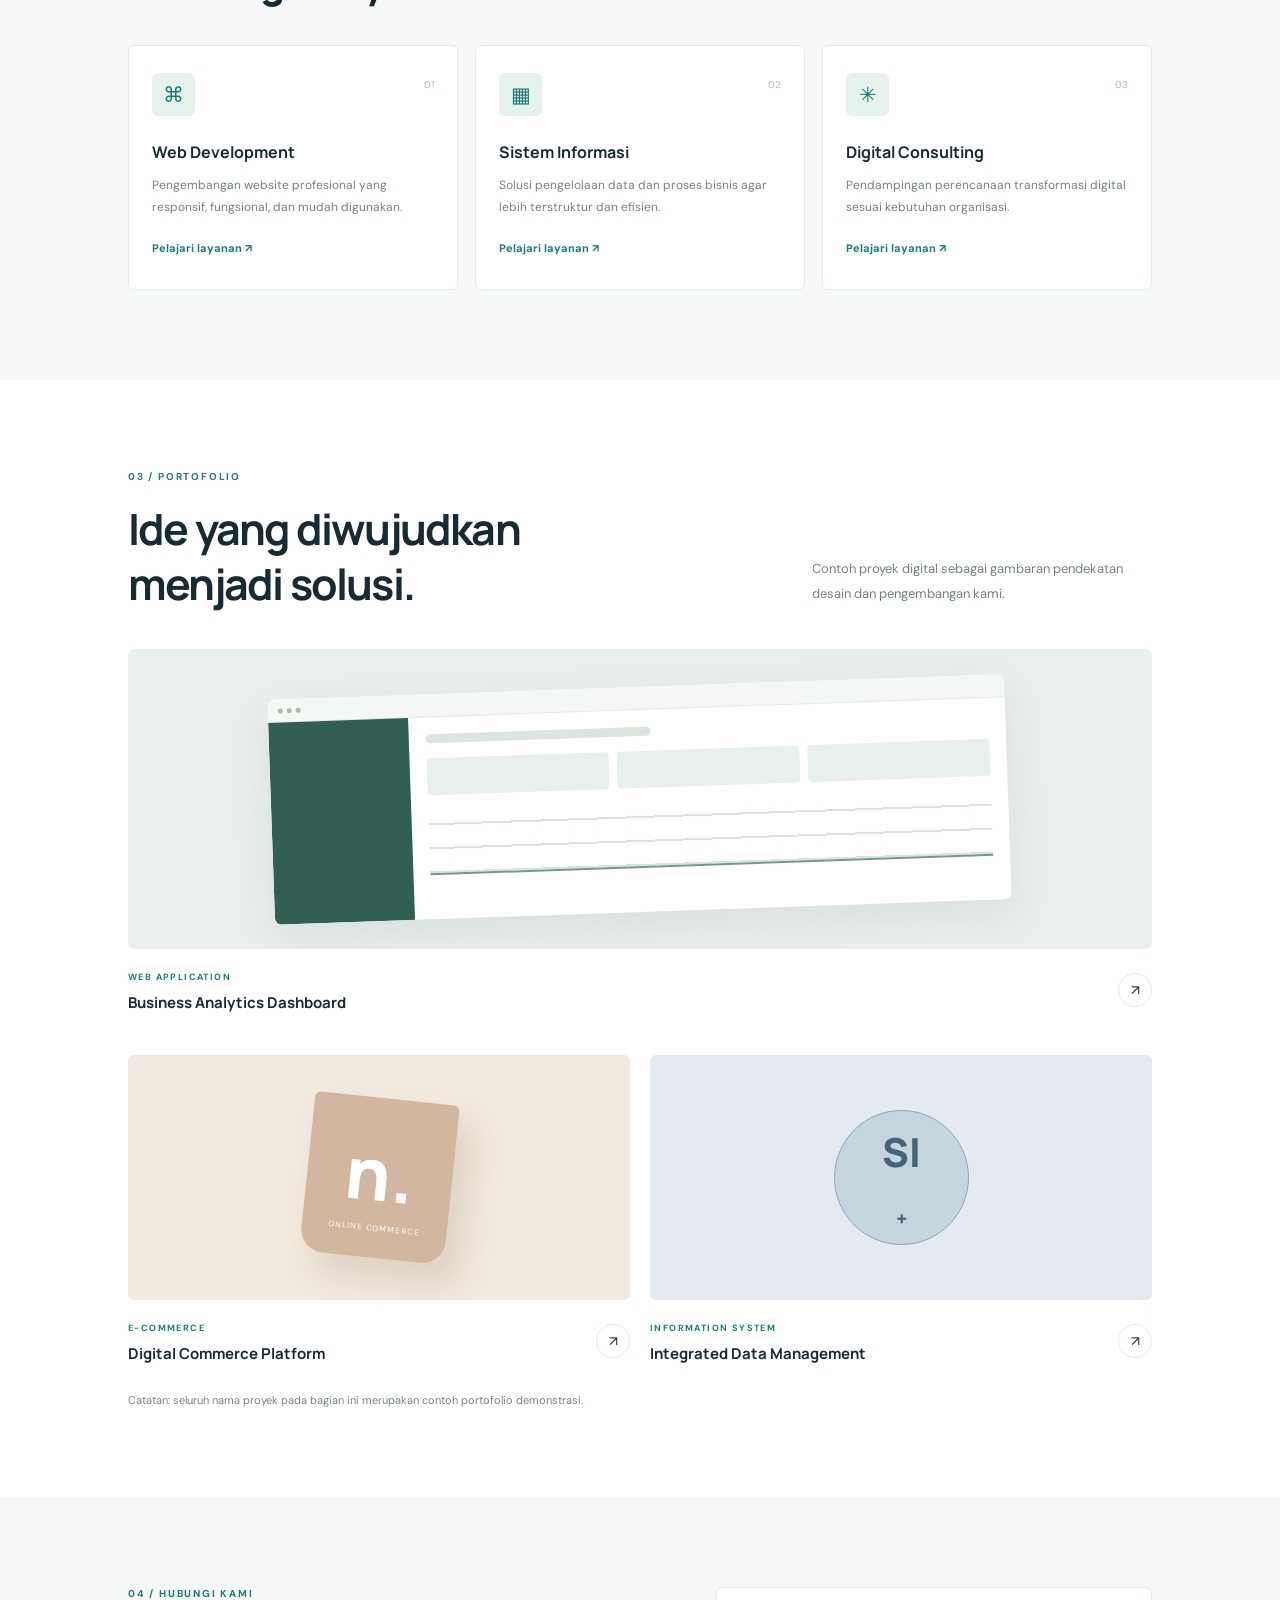
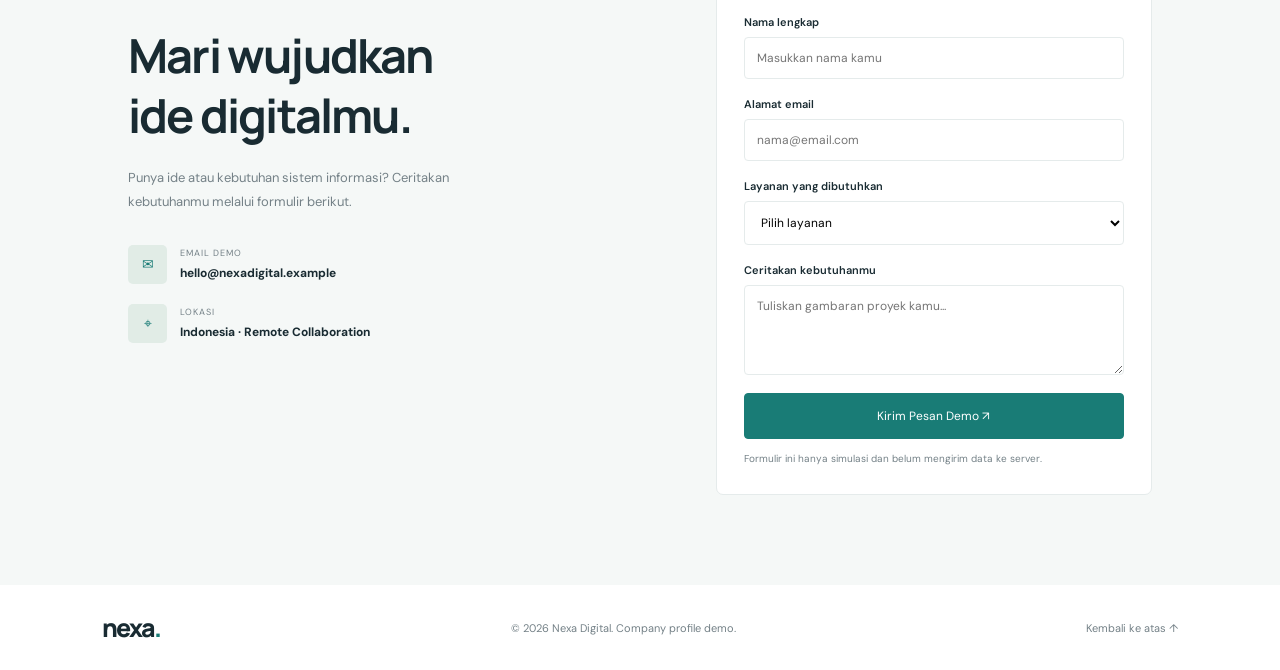
<file: website-company-profile/index.html>
<!DOCTYPE html>
<html lang="id">
<head>
  <meta charset="UTF-8">
  <meta name="viewport" content="width=device-width, initial-scale=1.0">
  <meta name="description" content="Nexa Digital membantu bisnis berkembang melalui solusi teknologi dan transformasi digital.">
  <title>Nexa Digital — Technology & Innovation</title>
  <link rel="stylesheet" href="style.css">
</head>
<body>
  <header class="navbar">
    <a href="#home" class="brand">nexa<span>.</span></a>

    <button class="menu-toggle" id="menu-toggle" aria-label="Buka menu">☰</button>

    <nav id="nav-menu">
      <a href="#home">Beranda</a>
      <a href="#about">Tentang Kami</a>
      <a href="#services">Layanan</a>
      <a href="#projects">Proyek</a>
      <a href="#contact" class="nav-cta">Hubungi Kami ↗</a>
    </nav>
  </header>

  <main>
    <section class="hero" id="home">
      <div class="hero-content">
        <div class="hero-badge"><span></span> PARTNER TRANSFORMASI DIGITAL</div>
        <h1>Membangun masa depan dengan <span>teknologi.</span></h1>
        <p>
          Kami membantu bisnis beradaptasi, berinovasi, dan berkembang
          melalui solusi digital yang tepat guna dan berkelanjutan.
        </p>
        <div class="hero-actions">
          <a class="btn-primary" href="#services">Jelajahi Layanan ↗</a>
          <a class="btn-secondary" href="#about">Kenali Kami</a>
        </div>

        <div class="hero-proof">
          <div class="proof-item"><strong>25+</strong><span>Proyek Demo</span></div>
          <div class="proof-divider"></div>
          <div class="proof-item"><strong>10+</strong><span>Solusi Digital</span></div>
          <div class="proof-divider"></div>
          <div class="proof-item"><strong>100%</strong><span>Fokus Inovasi</span></div>
        </div>
      </div>

      <div class="hero-visual">
        <div class="visual-grid"></div>
        <div class="orbit orbit-one"></div>
        <div class="orbit orbit-two"></div>
        <div class="core">
          <span>N</span>
          <small>NEXA DIGITAL</small>
        </div>
        <div class="floating-card card-top">
          <span class="floating-icon">↗</span>
          <div><strong>Digital Growth</strong><small>Build for tomorrow</small></div>
        </div>
        <div class="floating-card card-bottom">
          <span class="status-dot"></span>
          <div><strong>Innovation first</strong><small>Technology · Strategy · Impact</small></div>
        </div>
        <div class="visual-caption">IDEAS INTO DIGITAL REALITY.</div>
      </div>
    </section>

    <section class="intro section" id="about">
      <div class="section-label">01 / TENTANG KAMI</div>
      <div class="intro-content">
        <h2>Teknologi yang baik bukan sekadar canggih, tetapi <span>memberikan dampak.</span></h2>
        <div class="intro-description">
          <p>
            Nexa Digital adalah konsep perusahaan teknologi yang berfokus
            pada pengembangan solusi digital untuk mendukung kebutuhan
            bisnis modern.
          </p>
          <p>
            Kami menggabungkan pemikiran strategis, desain yang berorientasi
            pada pengguna, dan teknologi untuk menciptakan pengalaman digital
            yang efektif.
          </p>
          <a class="text-link" href="#contact">Diskusikan kebutuhanmu ↗</a>
        </div>
      </div>

      <div class="values-grid">
        <article class="value-card">
          <span>01</span>
          <h3>Berorientasi Solusi</h3>
          <p>Memahami masalah sebelum menentukan pendekatan teknologi.</p>
        </article>
        <article class="value-card">
          <span>02</span>
          <h3>Inovasi Berkelanjutan</h3>
          <p>Mengembangkan ide yang relevan dengan kebutuhan pengguna.</p>
        </article>
        <article class="value-card">
          <span>03</span>
          <h3>Kolaborasi Terbuka</h3>
          <p>Mendorong komunikasi dan kerja sama di setiap proses.</p>
        </article>
      </div>
    </section>

    <section class="services section" id="services">
      <div class="section-heading">
        <div>
          <div class="section-label">02 / LAYANAN KAMI</div>
          <h2>Solusi digital untuk<br>tantangan nyata.</h2>
        </div>
        <p>Kami menyediakan pendekatan teknologi yang disesuaikan dengan kebutuhan dan tujuan bisnis.</p>
      </div>

      <div class="services-grid">
        <article class="service-card">
          <div class="service-icon">⌘</div>
          <span class="service-number">01</span>
          <h3>Web Development</h3>
          <p>Pengembangan website profesional yang responsif, fungsional, dan mudah digunakan.</p>
          <a href="#contact">Pelajari layanan ↗</a>
        </article>
        <article class="service-card">
          <div class="service-icon">▦</div>
          <span class="service-number">02</span>
          <h3>Sistem Informasi</h3>
          <p>Solusi pengelolaan data dan proses bisnis agar lebih terstruktur dan efisien.</p>
          <a href="#contact">Pelajari layanan ↗</a>
        </article>
        <article class="service-card">
          <div class="service-icon">✳</div>
          <span class="service-number">03</span>
          <h3>Digital Consulting</h3>
          <p>Pendampingan perencanaan transformasi digital sesuai kebutuhan organisasi.</p>
          <a href="#contact">Pelajari layanan ↗</a>
        </article>
      </div>
    </section>

    <section class="projects section" id="projects">
      <div class="section-heading">
        <div>
          <div class="section-label">03 / PORTOFOLIO</div>
          <h2>Ide yang diwujudkan<br>menjadi solusi.</h2>
        </div>
        <p>Contoh proyek digital sebagai gambaran pendekatan desain dan pengembangan kami.</p>
      </div>

      <div class="project-grid">
        <article class="project-card project-large">
          <div class="project-art art-dashboard">
            <div class="mock-window">
              <div class="mock-bar"><i></i><i></i><i></i></div>
              <div class="mock-content">
                <div class="mock-sidebar"></div>
                <div class="mock-main">
                  <div class="mock-line"></div>
                  <div class="mock-stats"><i></i><i></i><i></i></div>
                  <div class="mock-chart"></div>
                </div>
              </div>
            </div>
          </div>
          <div class="project-info">
            <div><span>WEB APPLICATION</span><h3>Business Analytics Dashboard</h3></div>
            <span class="project-arrow">↗</span>
          </div>
        </article>

        <article class="project-card">
          <div class="project-art art-commerce">
            <div class="commerce-box"><span>n.</span><small>ONLINE COMMERCE</small></div>
          </div>
          <div class="project-info">
            <div><span>E-COMMERCE</span><h3>Digital Commerce Platform</h3></div>
            <span class="project-arrow">↗</span>
          </div>
        </article>

        <article class="project-card">
          <div class="project-art art-system">
            <div class="system-circle">SI<span>+</span></div>
          </div>
          <div class="project-info">
            <div><span>INFORMATION SYSTEM</span><h3>Integrated Data Management</h3></div>
            <span class="project-arrow">↗</span>
          </div>
        </article>
      </div>
      <p class="demo-note">Catatan: seluruh nama proyek pada bagian ini merupakan contoh portofolio demonstrasi.</p>
    </section>

    <section class="contact section" id="contact">
      <div class="contact-left">
        <div class="section-label">04 / HUBUNGI KAMI</div>
        <h2>Mari wujudkan<br>ide digitalmu.</h2>
        <p>Punya ide atau kebutuhan sistem informasi? Ceritakan kebutuhanmu melalui formulir berikut.</p>
        <div class="contact-detail"><span>✉</span><div><small>EMAIL DEMO</small><strong>hello@nexadigital.example</strong></div></div>
        <div class="contact-detail"><span>⌖</span><div><small>LOKASI</small><strong>Indonesia · Remote Collaboration</strong></div></div>
      </div>

      <form class="contact-form" id="contact-form">
        <label for="name">Nama lengkap</label>
        <input id="name" name="name" type="text" placeholder="Masukkan nama kamu" required>

        <label for="email">Alamat email</label>
        <input id="email" name="email" type="email" placeholder="nama@email.com" required>

        <label for="service">Layanan yang dibutuhkan</label>
        <select id="service" name="service" required>
          <option value="">Pilih layanan</option>
          <option>Web Development</option>
          <option>Sistem Informasi</option>
          <option>Digital Consulting</option>
          <option>Lainnya</option>
        </select>

        <label for="message">Ceritakan kebutuhanmu</label>
        <textarea id="message" name="message" rows="4" placeholder="Tuliskan gambaran proyek kamu..." required></textarea>

        <button type="submit" class="btn-primary">Kirim Pesan Demo ↗</button>
        <p class="form-note">Formulir ini hanya simulasi dan belum mengirim data ke server.</p>
      </form>
    </section>
  </main>

  <footer>
    <a href="#home" class="brand">nexa<span>.</span></a>
    <p>© 2026 Nexa Digital. Company profile demo.</p>
    <a href="#home" class="back-top">Kembali ke atas ↑</a>
  </footer>

  <script src="script.js"></script>
</body>
</html>
</file>
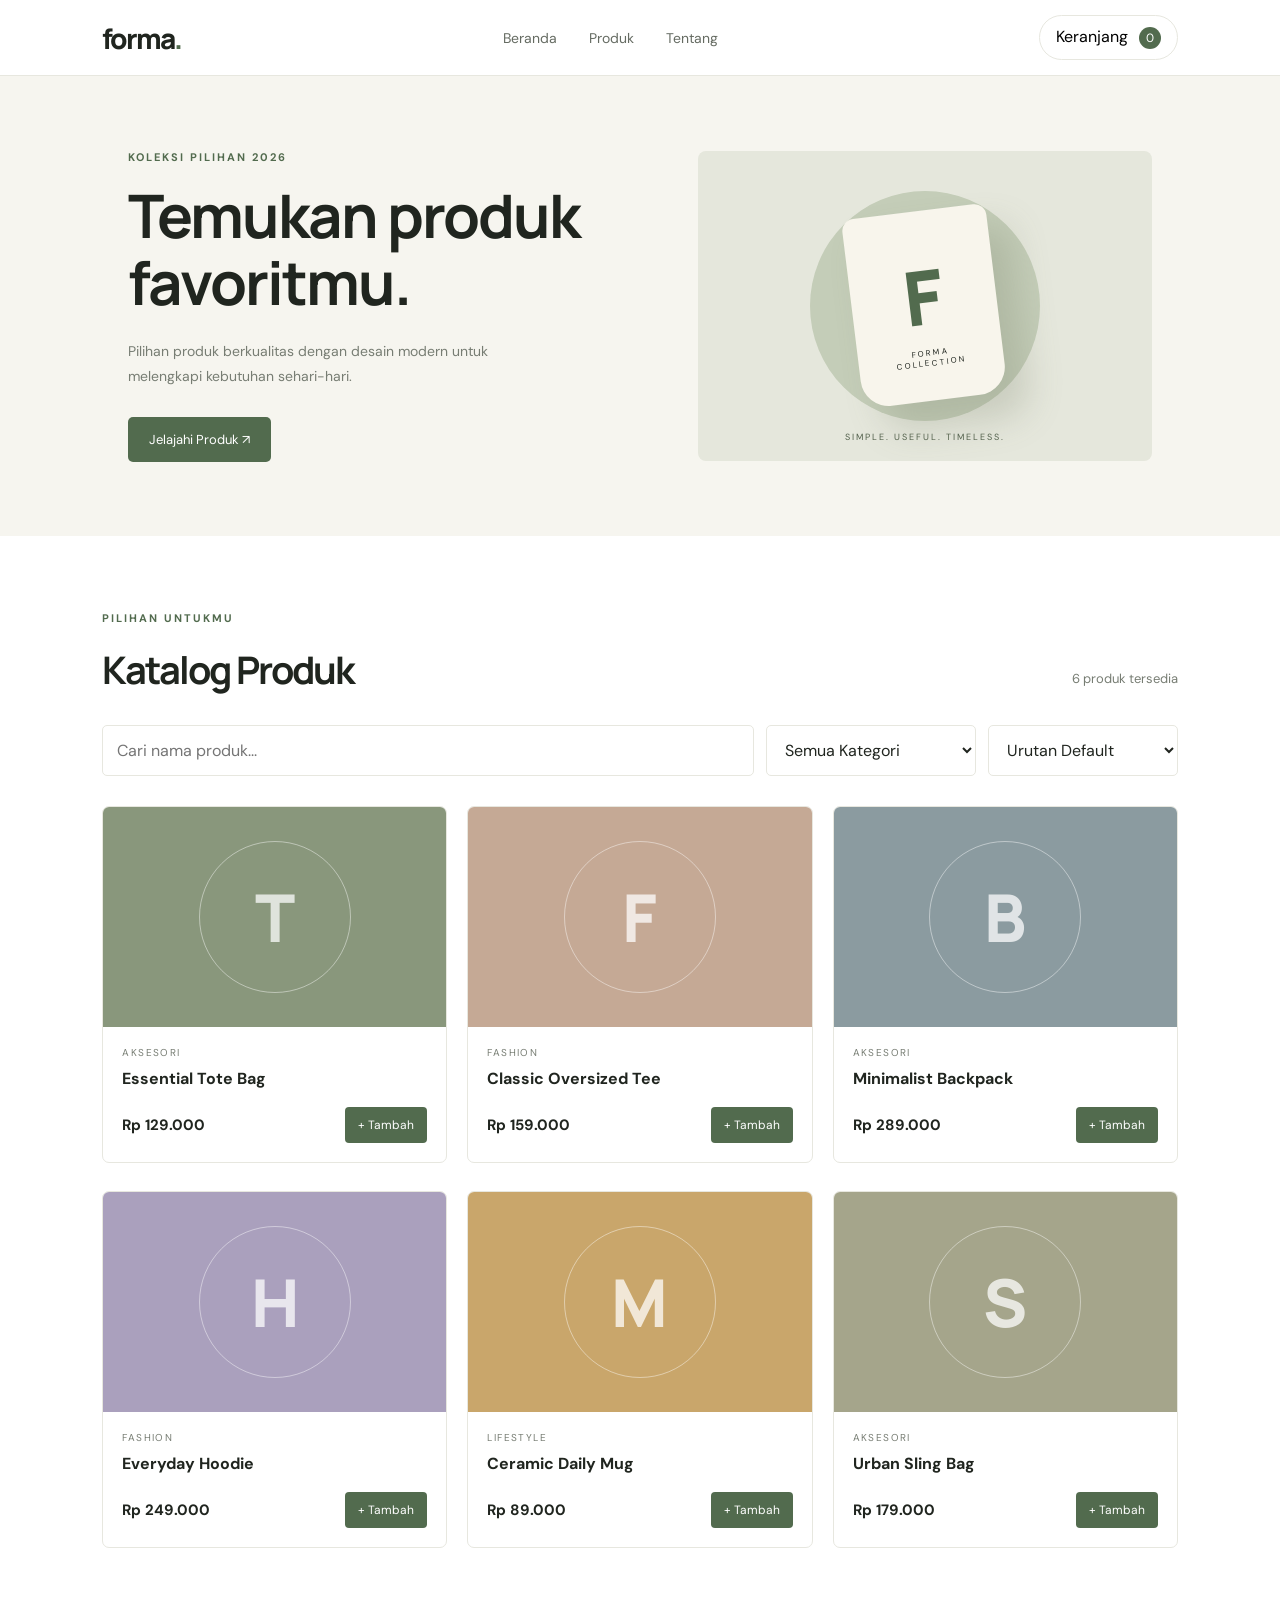
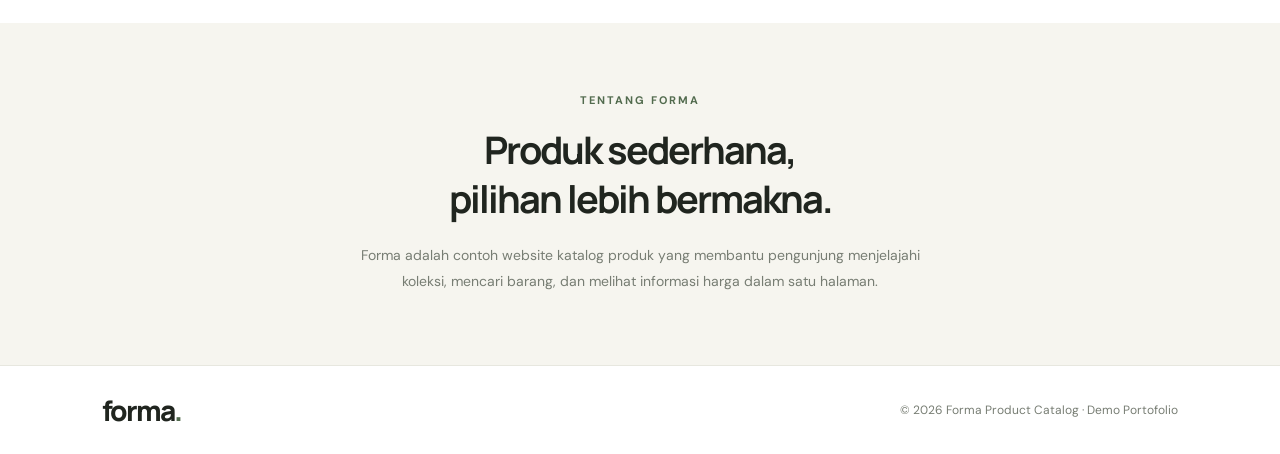
<file: website-katalog-produk/index.html>
<!DOCTYPE html>
<html lang="id">
<head>
  <meta charset="UTF-8">
  <meta name="viewport" content="width=device-width, initial-scale=1.0">
  <title>Forma — Product Catalog</title>
  <link rel="stylesheet" href="style.css">
</head>
<body>
  <header class="navbar">
    <a class="logo" href="#">forma<span>.</span></a>
    <nav>
      <a href="#home">Beranda</a>
      <a href="#produk">Produk</a>
      <a href="#tentang">Tentang</a>
    </nav>
    <button class="cart" onclick="lihatKeranjang()">
      Keranjang <span id="cart-count">0</span>
    </button>
  </header>

  <main>
    <section class="hero" id="home">
      <div class="hero-text">
        <p class="eyebrow">KOLEKSI PILIHAN 2026</p>
        <h1>Temukan produk<br>favoritmu.</h1>
        <p class="sub">
          Pilihan produk berkualitas dengan desain modern
          untuk melengkapi kebutuhan sehari-hari.
        </p>
        <a class="primary-btn" href="#produk">Jelajahi Produk ↗</a>
      </div>
      <div class="hero-art">
        <div class="art-circle"></div>
        <div class="product-art">
          <span>F</span>
          <small>FORMA<br>COLLECTION</small>
        </div>
        <div class="art-label">SIMPLE. USEFUL. TIMELESS.</div>
      </div>
    </section>

    <section class="catalog" id="produk">
      <div class="section-heading">
        <div>
          <p class="eyebrow">PILIHAN UNTUKMU</p>
          <h2>Katalog Produk</h2>
        </div>
        <p class="result-count" id="result-count">6 produk tersedia</p>
      </div>

      <div class="toolbar">
        <input id="search" type="search"
          placeholder="Cari nama produk..."
          aria-label="Cari produk">
        <select id="category" aria-label="Filter kategori">
          <option value="Semua">Semua Kategori</option>
          <option value="Fashion">Fashion</option>
          <option value="Aksesori">Aksesori</option>
          <option value="Lifestyle">Lifestyle</option>
        </select>
        <select id="sort" aria-label="Urutkan produk">
          <option value="default">Urutan Default</option>
          <option value="low">Harga Terendah</option>
          <option value="high">Harga Tertinggi</option>
          <option value="name">Nama A–Z</option>
        </select>
      </div>

      <div class="product-grid" id="product-grid"></div>
      <p class="empty" id="empty" hidden>Produk tidak ditemukan.</p>
    </section>

    <section class="about" id="tentang">
      <p class="eyebrow">TENTANG FORMA</p>
      <h2>Produk sederhana,<br>pilihan lebih bermakna.</h2>
      <p>
        Forma adalah contoh website katalog produk yang membantu
        pengunjung menjelajahi koleksi, mencari barang, dan melihat
        informasi harga dalam satu halaman.
      </p>
    </section>
  </main>

  <footer>
    <a class="logo" href="#">forma<span>.</span></a>
    <p>© 2026 Forma Product Catalog · Demo Portofolio</p>
  </footer>

  <script src="script.js"></script>
</body>
</html>
</file>
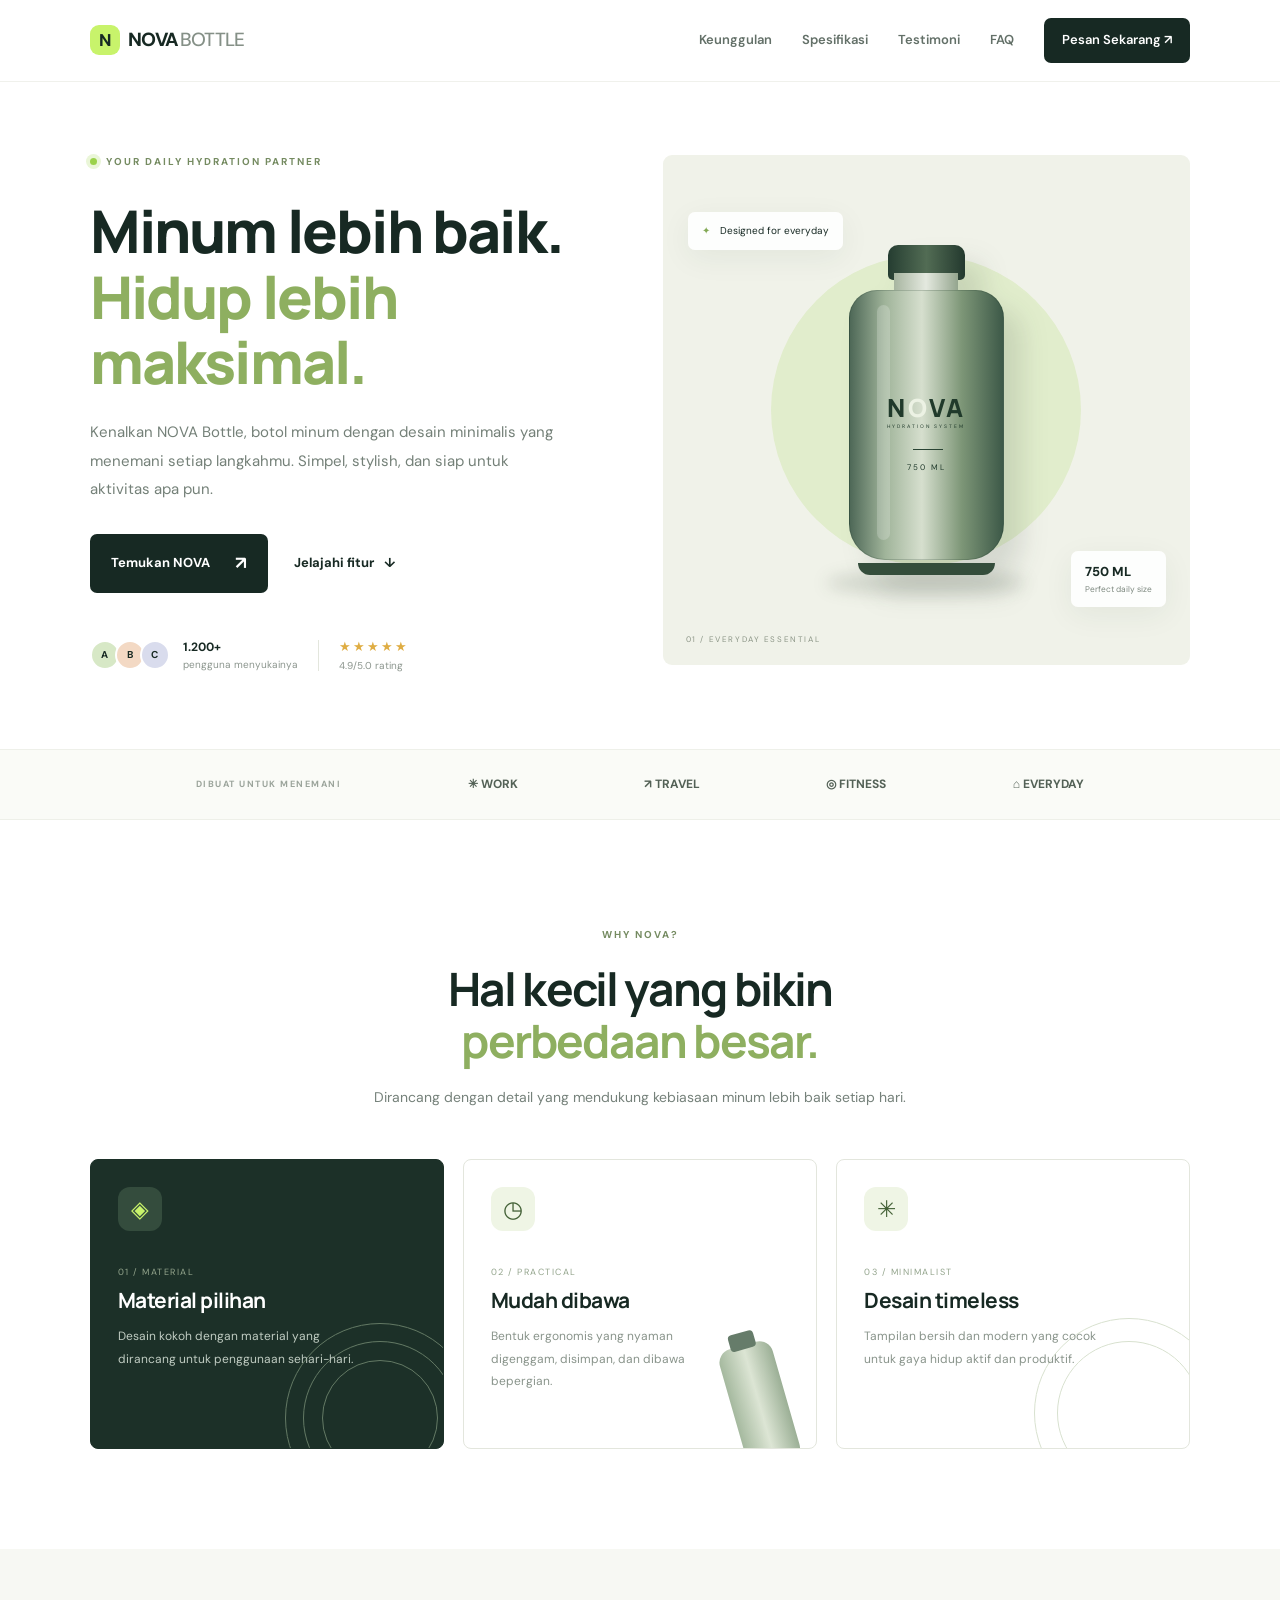
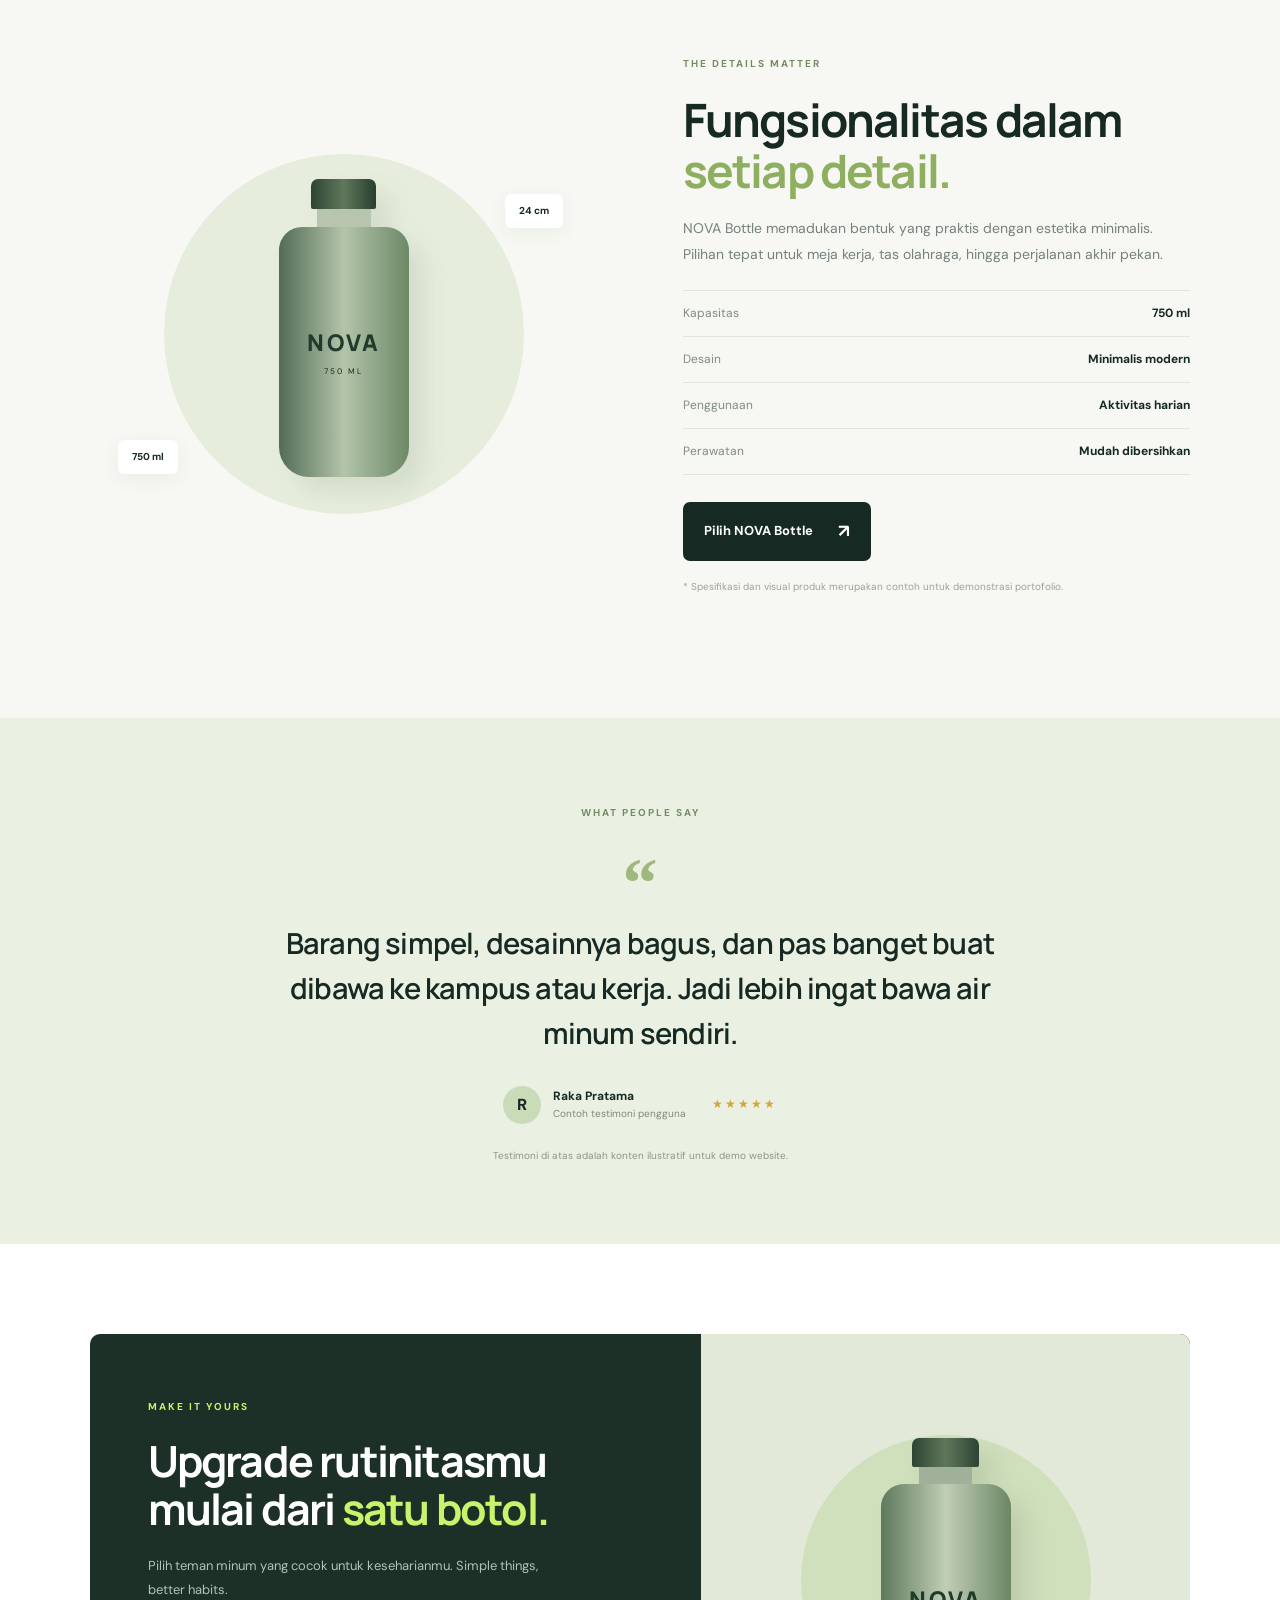
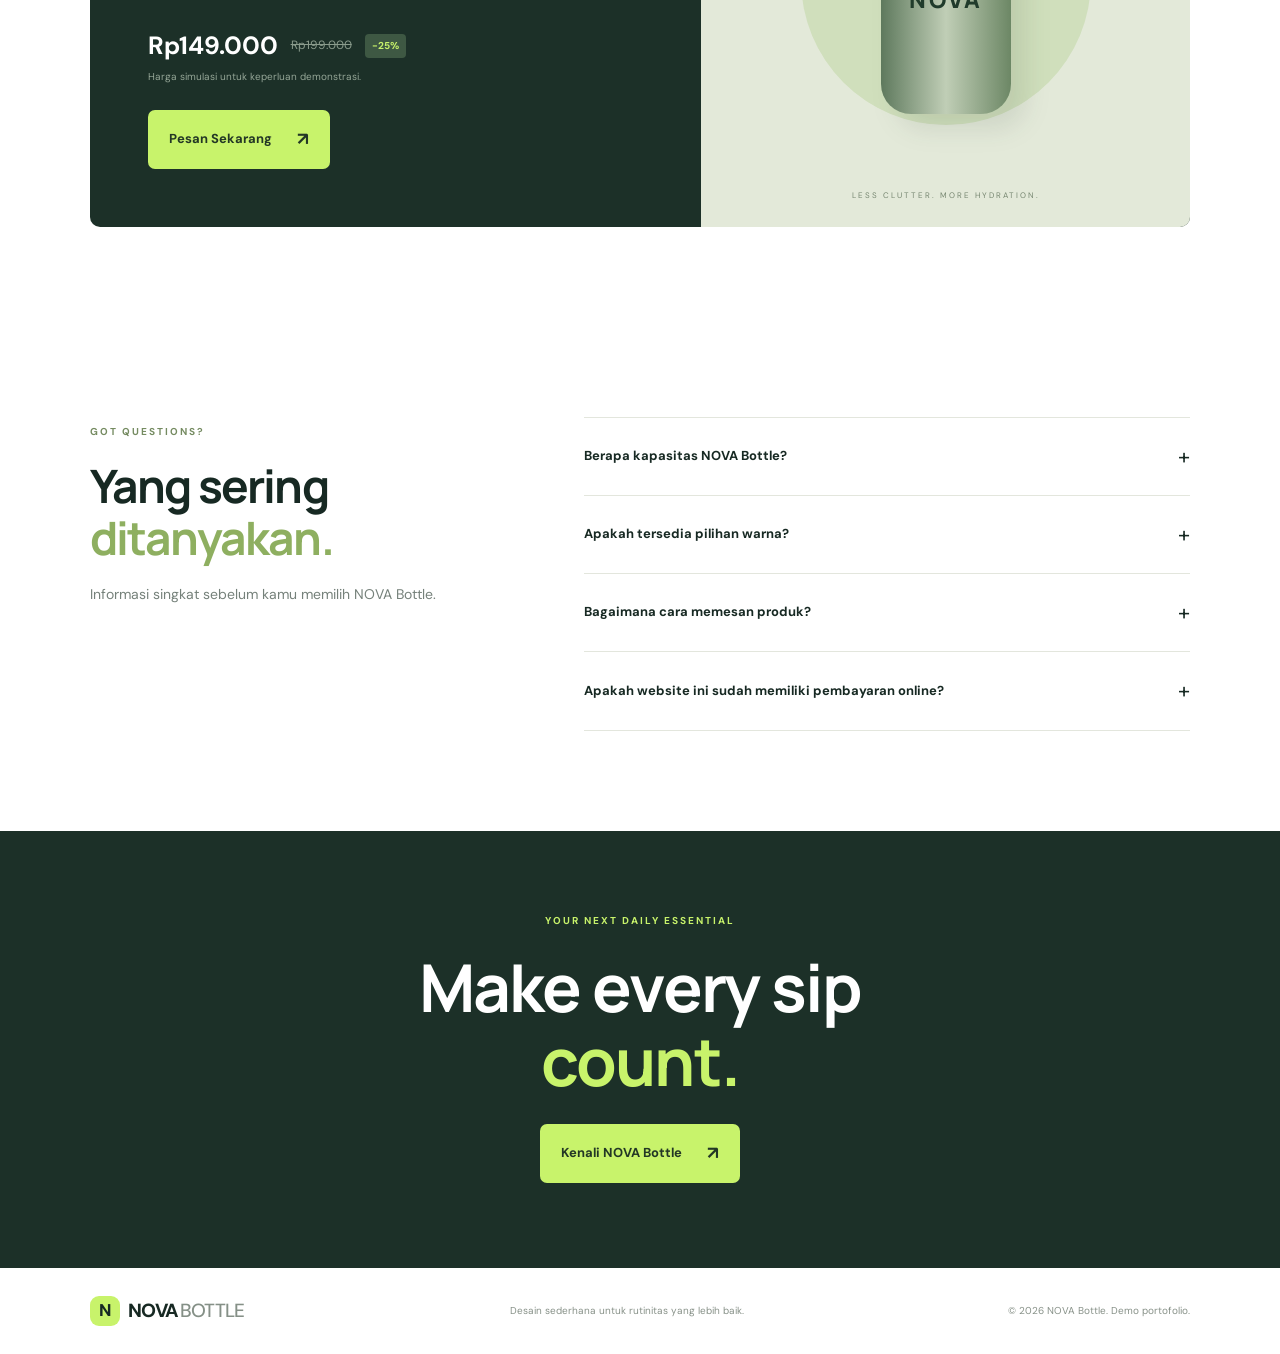
<file: website-landing-page-produk/index.html>
<!DOCTYPE html>
<html lang="id">
<head>
  <meta charset="UTF-8">
  <meta name="viewport" content="width=device-width, initial-scale=1.0">
  <meta name="description" content="NOVA Bottle, botol minum modern untuk menemani aktivitas harianmu.">
  <title>NOVA Bottle — Stay Hydrated, Stay Ahead</title>
  <link rel="stylesheet" href="style.css">
  <link rel="preconnect" href="https://fonts.googleapis.com">
  <link rel="preconnect" href="https://fonts.gstatic.com" crossorigin>
  <link href="https://fonts.googleapis.com/css2?family=DM+Sans:wght@400;500;600;700&family=Manrope:wght@400;500;600;700;800&display=swap" rel="stylesheet">
</head>
<body>
  <header class="navbar">
    <a href="#home" class="logo"><span class="logo-icon">N</span> NOVA<span class="logo-light">BOTTLE</span></a>
    <button class="menu-toggle" id="menuToggle" aria-label="Buka menu">☰</button>
    <nav id="navMenu">
      <a href="#features">Keunggulan</a>
      <a href="#details">Spesifikasi</a>
      <a href="#reviews">Testimoni</a>
      <a href="#faq">FAQ</a>
      <a href="#order" class="nav-cta">Pesan Sekarang ↗</a>
    </nav>
  </header>

  <main>
    <section class="hero section" id="home">
      <div class="hero-copy">
        <span class="eyebrow"><span class="dot"></span> YOUR DAILY HYDRATION PARTNER</span>
        <h1>Minum lebih baik.<br><span>Hidup lebih maksimal.</span></h1>
        <p class="hero-description">
          Kenalkan NOVA Bottle, botol minum dengan desain minimalis
          yang menemani setiap langkahmu. Simpel, stylish, dan siap
          untuk aktivitas apa pun.
        </p>
        <div class="hero-actions">
          <a href="#order" class="button button-dark">Temukan NOVA <span>↗</span></a>
          <a href="#features" class="text-link">Jelajahi fitur <span>↓</span></a>
        </div>
        <div class="hero-proof">
          <div class="avatars"><span>A</span><span>B</span><span>C</span></div>
          <div><strong>1.200+</strong><small>pengguna menyukainya</small></div>
          <div class="proof-divider"></div>
          <div class="stars">★★★★★<small>4.9/5.0 rating</small></div>
        </div>
      </div>

      <div class="hero-visual">
        <div class="visual-glow"></div>
        <div class="product-tag tag-top"><span>✦</span> Designed for everyday</div>
        <div class="bottle-stage">
          <div class="bottle-shadow"></div>
          <div class="bottle">
            <div class="bottle-cap"></div>
            <div class="bottle-neck"></div>
            <div class="bottle-body">
              <div class="bottle-highlight"></div>
              <div class="bottle-brand">N<span>O</span>VA</div>
              <div class="bottle-subtitle">HYDRATION SYSTEM</div>
              <div class="bottle-line"></div>
              <div class="bottle-volume">750 ML</div>
            </div>
            <div class="bottle-base"></div>
          </div>
        </div>
        <div class="product-tag tag-bottom"><span>750 ML</span><small>Perfect daily size</small></div>
        <div class="visual-number">01 / EVERYDAY ESSENTIAL</div>
      </div>
    </section>

    <section class="trust-strip">
      <span>DIBUAT UNTUK MENEMANI</span>
      <div>✳ WORK</div><div>↗ TRAVEL</div><div>◎ FITNESS</div><div>⌂ EVERYDAY</div>
    </section>

    <section class="features section" id="features">
      <div class="section-heading">
        <span class="eyebrow">WHY NOVA?</span>
        <h2>Hal kecil yang bikin<br><span>perbedaan besar.</span></h2>
        <p>Dirancang dengan detail yang mendukung kebiasaan minum lebih baik setiap hari.</p>
      </div>

      <div class="feature-grid">
        <article class="feature-card feature-dark">
          <div class="feature-icon">◈</div>
          <span class="feature-number">01 / MATERIAL</span>
          <h3>Material pilihan</h3>
          <p>Desain kokoh dengan material yang dirancang untuk penggunaan sehari-hari.</p>
          <div class="card-decoration decoration-rings"></div>
        </article>
        <article class="feature-card">
          <div class="feature-icon">◷</div>
          <span class="feature-number">02 / PRACTICAL</span>
          <h3>Mudah dibawa</h3>
          <p>Bentuk ergonomis yang nyaman digenggam, disimpan, dan dibawa bepergian.</p>
          <div class="mini-bottle"></div>
        </article>
        <article class="feature-card">
          <div class="feature-icon">✳</div>
          <span class="feature-number">03 / MINIMALIST</span>
          <h3>Desain timeless</h3>
          <p>Tampilan bersih dan modern yang cocok untuk gaya hidup aktif dan produktif.</p>
          <div class="feature-orbit"></div>
        </article>
      </div>
    </section>

    <section class="details section" id="details">
      <div class="details-visual">
        <div class="details-circle"></div>
        <div class="details-bottle">
          <div class="details-cap"></div>
          <div class="details-neck"></div>
          <div class="details-body"><span>NOVA</span><small>750 ML</small></div>
        </div>
        <span class="dimension-label label-one">24 cm</span>
        <span class="dimension-label label-two">750 ml</span>
      </div>
      <div class="details-copy">
        <span class="eyebrow">THE DETAILS MATTER</span>
        <h2>Fungsionalitas dalam<br><span>setiap detail.</span></h2>
        <p>NOVA Bottle memadukan bentuk yang praktis dengan estetika minimalis. Pilihan tepat untuk meja kerja, tas olahraga, hingga perjalanan akhir pekan.</p>
        <div class="spec-list">
          <div><span>Kapasitas</span><strong>750 ml</strong></div>
          <div><span>Desain</span><strong>Minimalis modern</strong></div>
          <div><span>Penggunaan</span><strong>Aktivitas harian</strong></div>
          <div><span>Perawatan</span><strong>Mudah dibersihkan</strong></div>
        </div>
        <a href="#order" class="button button-dark">Pilih NOVA Bottle <span>↗</span></a>
        <p class="disclaimer">* Spesifikasi dan visual produk merupakan contoh untuk demonstrasi portofolio.</p>
      </div>
    </section>

    <section class="quote-section" id="reviews">
      <span class="eyebrow">WHAT PEOPLE SAY</span>
      <div class="quote-mark">“</div>
      <blockquote>Barang simpel, desainnya bagus, dan pas banget buat dibawa ke kampus atau kerja. Jadi lebih ingat bawa air minum sendiri.</blockquote>
      <div class="quote-author">
        <div class="author-avatar">R</div>
        <div><strong>Raka Pratama</strong><small>Contoh testimoni pengguna</small></div>
        <div class="review-stars">★★★★★</div>
      </div>
      <div class="quote-disclaimer">Testimoni di atas adalah konten ilustratif untuk demo website.</div>
    </section>

    <section class="order-section section" id="order">
      <div class="order-card">
        <div class="order-copy">
          <span class="eyebrow">MAKE IT YOURS</span>
          <h2>Upgrade rutinitasmu<br>mulai dari <span>satu botol.</span></h2>
          <p>Pilih teman minum yang cocok untuk keseharianmu. Simple things, better habits.</p>
          <div class="price-line"><strong>Rp149.000</strong><del>Rp199.000</del><span class="discount">-25%</span></div>
          <small class="price-note">Harga simulasi untuk keperluan demonstrasi.</small>
          <button class="button button-light" id="orderButton">Pesan Sekarang <span>↗</span></button>
        </div>
        <div class="order-art">
          <div class="order-sun"></div>
          <div class="order-bottle">
            <div class="order-cap"></div>
            <div class="order-neck"></div>
            <div class="order-body"><span>NOVA</span></div>
          </div>
          <span class="art-caption">LESS CLUTTER. MORE HYDRATION.</span>
        </div>
      </div>
    </section>

    <section class="faq section" id="faq">
      <div class="faq-intro">
        <span class="eyebrow">GOT QUESTIONS?</span>
        <h2>Yang sering<br><span>ditanyakan.</span></h2>
        <p>Informasi singkat sebelum kamu memilih NOVA Bottle.</p>
      </div>
      <div class="faq-list">
        <article class="faq-item">
          <button class="faq-question" aria-expanded="false">Berapa kapasitas NOVA Bottle?<span>+</span></button>
          <div class="faq-answer"><p>Contoh produk pada website ini memiliki kapasitas 750 ml, cocok untuk menemani aktivitas harian.</p></div>
        </article>
        <article class="faq-item">
          <button class="faq-question" aria-expanded="false">Apakah tersedia pilihan warna?<span>+</span></button>
          <div class="faq-answer"><p>Dalam konsep demo ini, NOVA menggunakan warna netral. Varian warna tambahan dapat dikembangkan pada versi berikutnya.</p></div>
        </article>
        <article class="faq-item">
          <button class="faq-question" aria-expanded="false">Bagaimana cara memesan produk?<span>+</span></button>
          <div class="faq-answer"><p>Tekan tombol Pesan Sekarang untuk melihat simulasi pemesanan. Website ini belum terhubung dengan sistem transaksi nyata.</p></div>
        </article>
        <article class="faq-item">
          <button class="faq-question" aria-expanded="false">Apakah website ini sudah memiliki pembayaran online?<span>+</span></button>
          <div class="faq-answer"><p>Belum. Website ini adalah demo front-end, sehingga belum memiliki database, akun pengguna, keranjang belanja, maupun payment gateway.</p></div>
        </article>
      </div>
    </section>

    <section class="final-cta">
      <span class="eyebrow">YOUR NEXT DAILY ESSENTIAL</span>
      <h2>Make every sip<br><span>count.</span></h2>
      <a href="#order" class="button button-light">Kenali NOVA Bottle <span>↗</span></a>
    </section>
  </main>

  <footer class="footer">
    <a href="#home" class="logo"><span class="logo-icon">N</span> NOVA<span class="logo-light">BOTTLE</span></a>
    <p>Desain sederhana untuk rutinitas yang lebih baik.</p>
    <span>© <span id="year"></span> NOVA Bottle. Demo portofolio.</span>
  </footer>

  <div class="toast" id="toast" role="status" aria-live="polite">
    <span class="toast-icon">✓</span>
    <div><strong>Ini adalah demo website</strong><p>Fitur pemesanan belum terhubung ke transaksi nyata.</p></div>
    <button id="closeToast" aria-label="Tutup notifikasi">×</button>
  </div>

  <script src="script.js"></script>
</body>
</html>
</file>
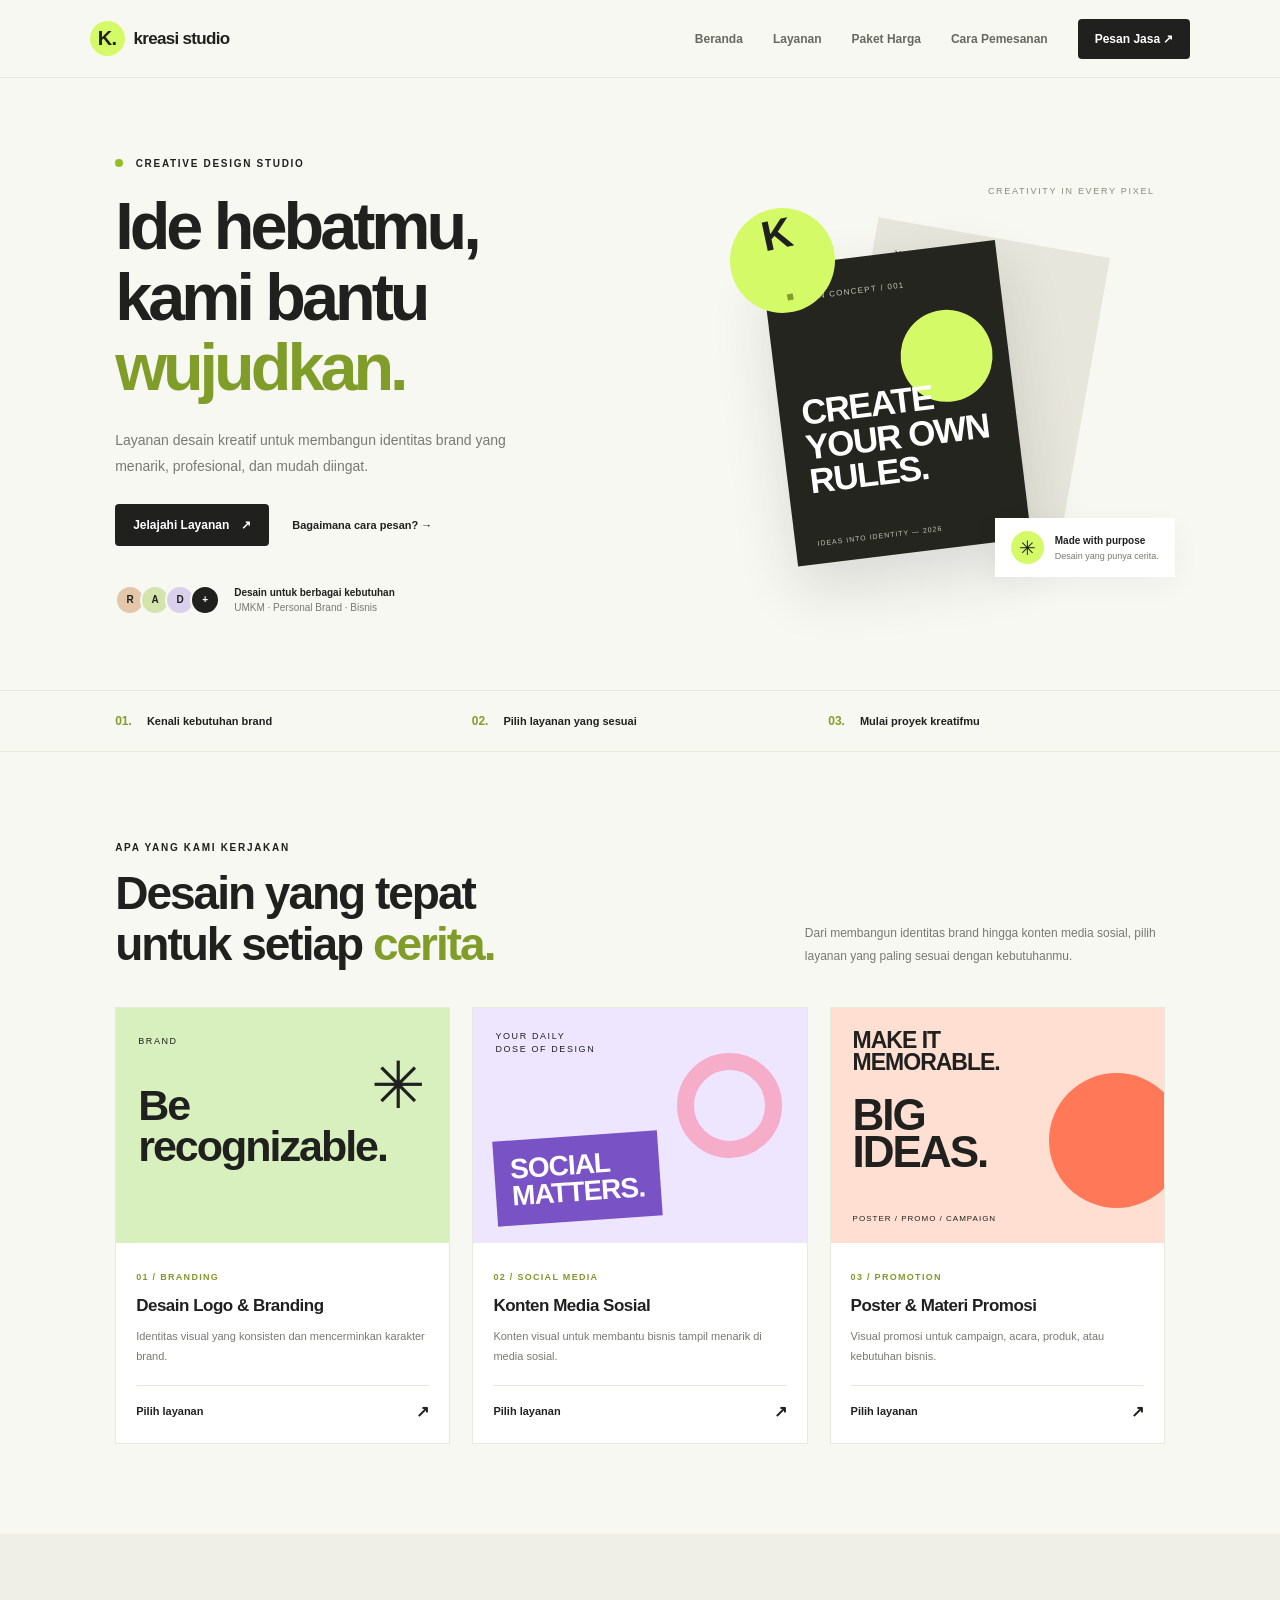
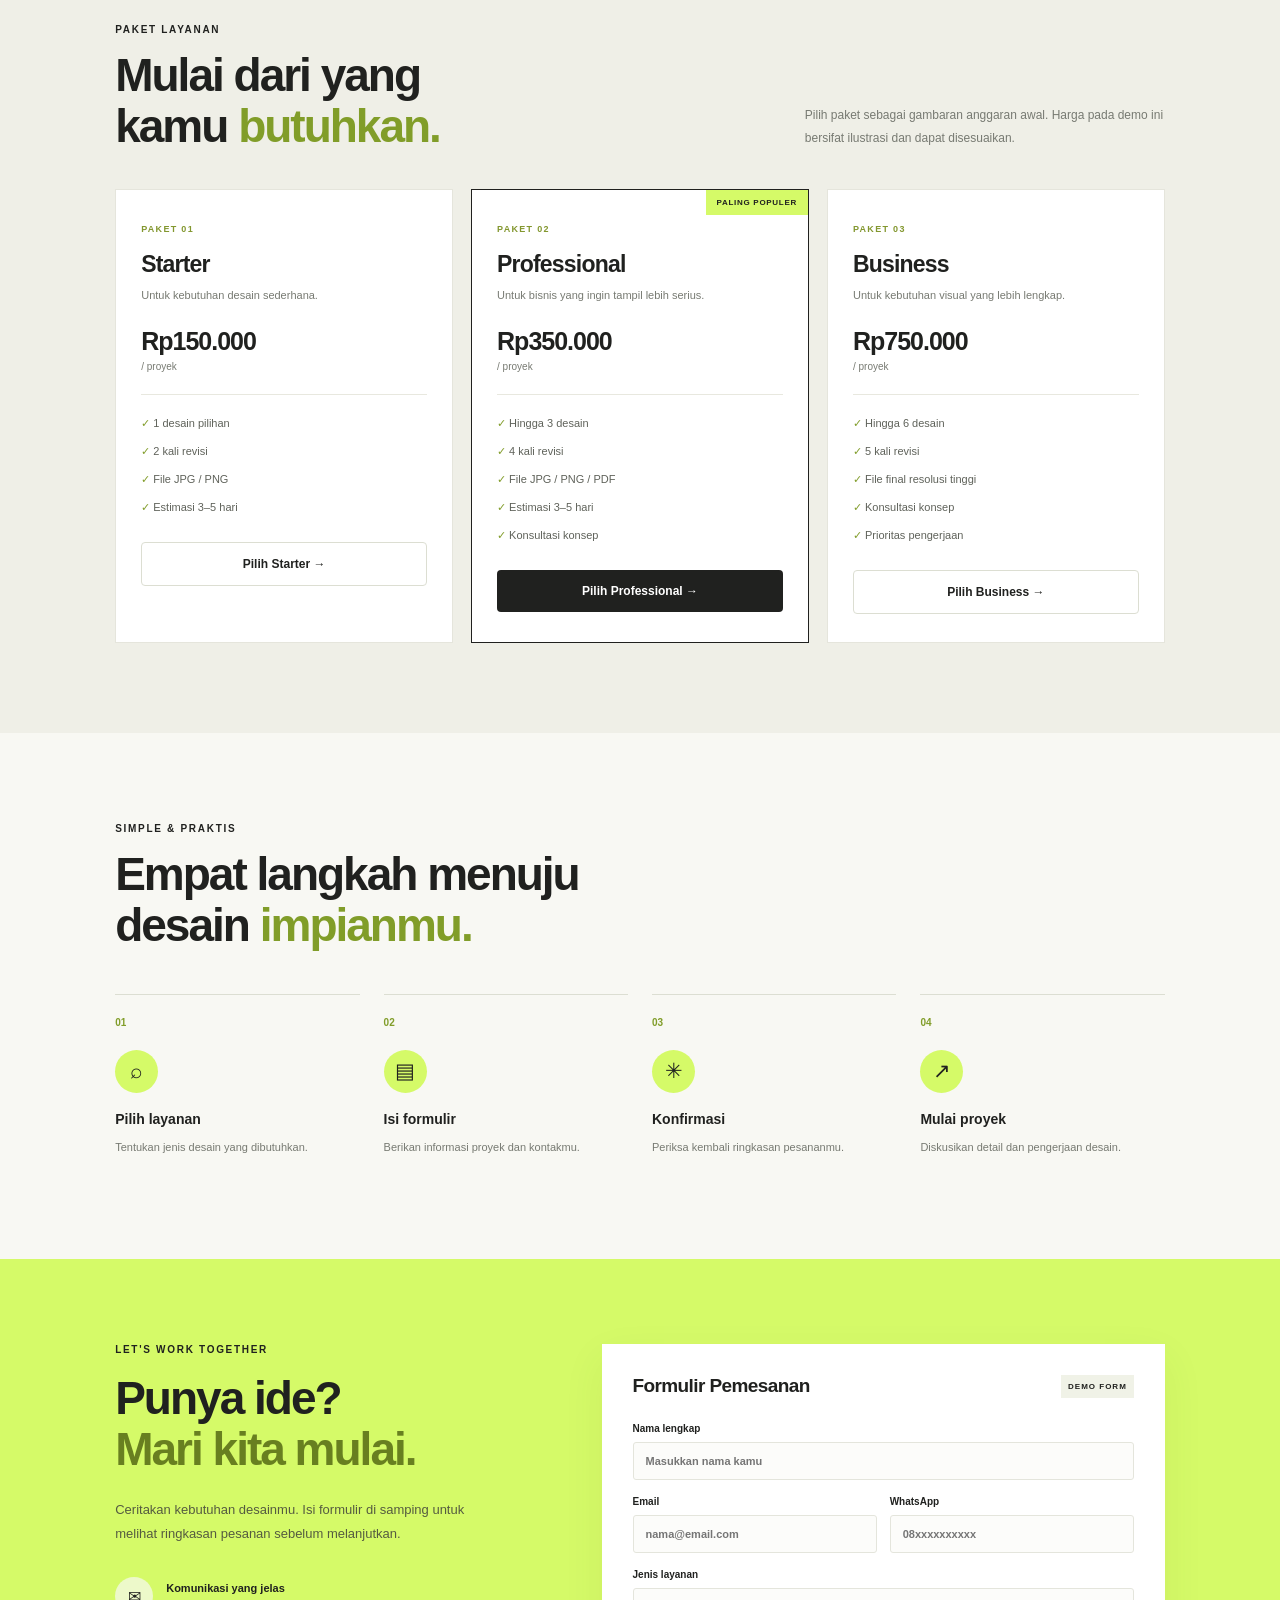
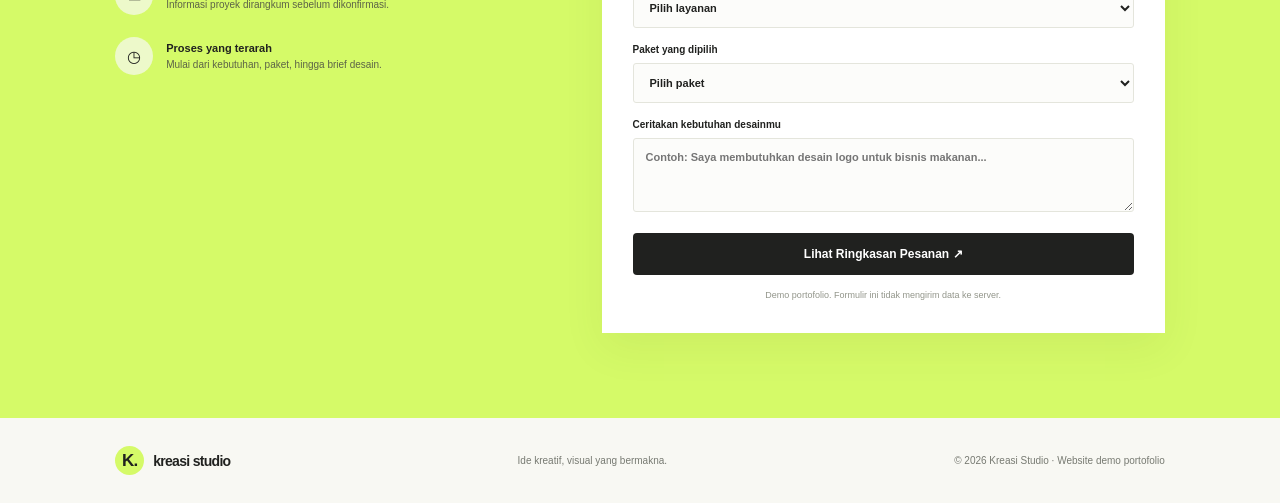
<file: website-pemesanan-jasa/index.html>
<!DOCTYPE html>
<html lang="id">
<head>
  <meta charset="UTF-8">
  <meta name="viewport" content="width=device-width, initial-scale=1.0">
  <meta name="description" content="Pesan jasa desain kreatif dengan mudah di Kreasi Studio.">
  <title>Kreasi Studio — Jasa Desain Kreatif</title>
  <link rel="stylesheet" href="style.css">
  <script src="script.js" defer></script>
</head>
<body>
  <header class="navbar">
    <a href="#home" class="logo"><span>K.</span> kreasi studio</a>
    <button class="menu-toggle" id="menuToggle" aria-label="Buka navigasi">☰</button>
    <nav id="navMenu">
      <a href="#home">Beranda</a>
      <a href="#layanan">Layanan</a>
      <a href="#paket">Paket Harga</a>
      <a href="#proses">Cara Pemesanan</a>
      <a href="#pesan" class="nav-cta">Pesan Jasa ↗</a>
    </nav>
  </header>

  <main>
    <section class="hero" id="home">
      <div class="hero-copy">
        <div class="eyebrow"><span class="live-dot"></span> CREATIVE DESIGN STUDIO</div>
        <h1>Ide hebatmu,<br>kami bantu <span>wujudkan.</span></h1>
        <p class="hero-desc">Layanan desain kreatif untuk membangun identitas brand yang menarik, profesional, dan mudah diingat.</p>
        <div class="hero-actions">
          <a class="btn btn-dark" href="#layanan">Jelajahi Layanan <span>↗</span></a>
          <a class="text-link" href="#proses">Bagaimana cara pesan? →</a>
        </div>
        <div class="hero-trust">
          <div class="avatar-stack"><span>R</span><span>A</span><span>D</span><span>+</span></div>
          <div><strong>Desain untuk berbagai kebutuhan</strong><small>UMKM · Personal Brand · Bisnis</small></div>
        </div>
      </div>
      <div class="hero-art">
        <div class="art-label">CREATIVITY IN EVERY PIXEL</div>
        <div class="art-card art-back"><span>YOUR BRAND</span><strong>MAKE<br>IT BOLD.</strong></div>
        <div class="art-circle">K<span>.</span></div>
        <div class="art-card art-front">
          <span class="mini-label">DESIGN CONCEPT / 001</span>
          <div class="poster-shape"></div>
          <strong>CREATE<br>YOUR OWN<br>RULES.</strong>
          <span class="poster-bottom">IDEAS INTO IDENTITY — 2026</span>
        </div>
        <div class="floating-note"><span>✳</span><div><strong>Made with purpose</strong><small>Desain yang punya cerita.</small></div></div>
      </div>
    </section>

    <section class="stats-strip">
      <div><strong>01.</strong><span>Kenali kebutuhan brand</span></div>
      <div><strong>02.</strong><span>Pilih layanan yang sesuai</span></div>
      <div><strong>03.</strong><span>Mulai proyek kreatifmu</span></div>
    </section>

    <section class="section services-section" id="layanan">
      <div class="section-heading">
        <div><p class="eyebrow">APA YANG KAMI KERJAKAN</p><h2>Desain yang tepat<br>untuk setiap <span>cerita.</span></h2></div>
        <p>Dari membangun identitas brand hingga konten media sosial, pilih layanan yang paling sesuai dengan kebutuhanmu.</p>
      </div>

      <div class="service-grid">
        <article class="service-card">
          <div class="service-visual visual-brand"><span>BRAND</span><strong>Be<br>recognizable.</strong><div class="visual-stamp">✳</div></div>
          <div class="service-info"><span class="service-number">01 / BRANDING</span><h3>Desain Logo & Branding</h3><p>Identitas visual yang konsisten dan mencerminkan karakter brand.</p><a href="#pesan" data-service="Desain Logo & Branding">Pilih layanan <span>↗</span></a></div>
        </article>
        <article class="service-card">
          <div class="service-visual visual-social"><span>YOUR DAILY<br>DOSE OF DESIGN</span><div class="social-box">SOCIAL<br>MATTERS.</div><div class="social-circle"></div></div>
          <div class="service-info"><span class="service-number">02 / SOCIAL MEDIA</span><h3>Konten Media Sosial</h3><p>Konten visual untuk membantu bisnis tampil menarik di media sosial.</p><a href="#pesan" data-service="Konten Media Sosial">Pilih layanan <span>↗</span></a></div>
        </article>
        <article class="service-card">
          <div class="service-visual visual-poster"><span>MAKE IT<br>MEMORABLE.</span><div class="poster-orb"></div><strong>BIG<br>IDEAS.</strong><small>POSTER / PROMO / CAMPAIGN</small></div>
          <div class="service-info"><span class="service-number">03 / PROMOTION</span><h3>Poster & Materi Promosi</h3><p>Visual promosi untuk campaign, acara, produk, atau kebutuhan bisnis.</p><a href="#pesan" data-service="Poster & Materi Promosi">Pilih layanan <span>↗</span></a></div>
        </article>
      </div>
    </section>

    <section class="pricing-section" id="paket">
      <div class="section-heading">
        <div><p class="eyebrow">PAKET LAYANAN</p><h2>Mulai dari yang<br>kamu <span>butuhkan.</span></h2></div>
        <p>Pilih paket sebagai gambaran anggaran awal. Harga pada demo ini bersifat ilustrasi dan dapat disesuaikan.</p>
      </div>
      <div class="pricing-grid">
        <article class="price-card">
          <span class="price-label">PAKET 01</span><h3>Starter</h3><p class="price-desc">Untuk kebutuhan desain sederhana.</p>
          <div class="price">Rp150.000 <small>/ proyek</small></div>
          <div class="price-line"></div>
          <ul><li>✓ 1 desain pilihan</li><li>✓ 2 kali revisi</li><li>✓ File JPG / PNG</li><li>✓ Estimasi 3–5 hari</li></ul>
          <button class="btn btn-outline choose-package" data-package="Starter">Pilih Starter →</button>
        </article>
        <article class="price-card featured">
          <span class="popular-badge">PALING POPULER</span>
          <span class="price-label">PAKET 02</span><h3>Professional</h3><p class="price-desc">Untuk bisnis yang ingin tampil lebih serius.</p>
          <div class="price">Rp350.000 <small>/ proyek</small></div>
          <div class="price-line"></div>
          <ul><li>✓ Hingga 3 desain</li><li>✓ 4 kali revisi</li><li>✓ File JPG / PNG / PDF</li><li>✓ Estimasi 3–5 hari</li><li>✓ Konsultasi konsep</li></ul>
          <button class="btn btn-dark choose-package" data-package="Professional">Pilih Professional →</button>
        </article>
        <article class="price-card">
          <span class="price-label">PAKET 03</span><h3>Business</h3><p class="price-desc">Untuk kebutuhan visual yang lebih lengkap.</p>
          <div class="price">Rp750.000 <small>/ proyek</small></div>
          <div class="price-line"></div>
          <ul><li>✓ Hingga 6 desain</li><li>✓ 5 kali revisi</li><li>✓ File final resolusi tinggi</li><li>✓ Konsultasi konsep</li><li>✓ Prioritas pengerjaan</li></ul>
          <button class="btn btn-outline choose-package" data-package="Business">Pilih Business →</button>
        </article>
      </div>
    </section>

    <section class="process-section" id="proses">
      <div class="section-heading">
        <div><p class="eyebrow">SIMPLE & PRAKTIS</p><h2>Empat langkah menuju<br>desain <span>impianmu.</span></h2></div>
      </div>
      <div class="process-grid">
        <article><span>01</span><div class="process-icon">⌕</div><h3>Pilih layanan</h3><p>Tentukan jenis desain yang dibutuhkan.</p></article>
        <article><span>02</span><div class="process-icon">▤</div><h3>Isi formulir</h3><p>Berikan informasi proyek dan kontakmu.</p></article>
        <article><span>03</span><div class="process-icon">✳</div><h3>Konfirmasi</h3><p>Periksa kembali ringkasan pesananmu.</p></article>
        <article><span>04</span><div class="process-icon">↗</div><h3>Mulai proyek</h3><p>Diskusikan detail dan pengerjaan desain.</p></article>
      </div>
    </section>

    <section class="order-section" id="pesan">
      <div class="order-copy">
        <p class="eyebrow">LET'S WORK TOGETHER</p>
        <h2>Punya ide?<br><span>Mari kita mulai.</span></h2>
        <p>Ceritakan kebutuhan desainmu. Isi formulir di samping untuk melihat ringkasan pesanan sebelum melanjutkan.</p>
        <div class="contact-detail"><span>✉</span><div><strong>Komunikasi yang jelas</strong><small>Informasi proyek dirangkum sebelum dikonfirmasi.</small></div></div>
        <div class="contact-detail"><span>◷</span><div><strong>Proses yang terarah</strong><small>Mulai dari kebutuhan, paket, hingga brief desain.</small></div></div>
      </div>

      <form class="order-form" id="orderForm">
        <div class="form-title"><h3>Formulir Pemesanan</h3><span>DEMO FORM</span></div>
        <label>Nama lengkap<input name="name" required maxlength="80" placeholder="Masukkan nama kamu"></label>
        <div class="form-row">
          <label>Email<input name="email" type="email" required maxlength="120" placeholder="nama@email.com"></label>
          <label>WhatsApp<input name="phone" type="tel" required maxlength="20" placeholder="08xxxxxxxxxx"></label>
        </div>
        <label>Jenis layanan
          <select name="service" id="serviceSelect" required>
            <option value="">Pilih layanan</option>
            <option>Desain Logo & Branding</option>
            <option>Konten Media Sosial</option>
            <option>Poster & Materi Promosi</option>
          </select>
        </label>
        <label>Paket yang dipilih
          <select name="package" id="packageSelect" required>
            <option value="">Pilih paket</option>
            <option value="Starter">Starter — Rp150.000</option>
            <option value="Professional">Professional — Rp350.000</option>
            <option value="Business">Business — Rp750.000</option>
          </select>
        </label>
        <label>Ceritakan kebutuhan desainmu
          <textarea name="brief" required maxlength="1000" rows="4" placeholder="Contoh: Saya membutuhkan desain logo untuk bisnis makanan..."></textarea>
        </label>
        <button type="submit" class="btn btn-dark submit-btn">Lihat Ringkasan Pesanan ↗</button>
        <small class="privacy-note">Demo portofolio. Formulir ini tidak mengirim data ke server.</small>
      </form>
    </section>
  </main>

  <footer class="footer">
    <a href="#home" class="logo"><span>K.</span> kreasi studio</a>
    <p>Ide kreatif, visual yang bermakna.</p>
    <span>© 2026 Kreasi Studio · Website demo portofolio</span>
  </footer>

  <div class="modal-backdrop" id="summaryBackdrop">
    <section class="summary-modal" role="dialog" aria-modal="true" aria-labelledby="summaryTitle">
      <button class="modal-close" id="closeSummary" aria-label="Tutup">×</button>
      <div class="success-icon">✓</div>
      <p class="eyebrow">ORDER PREVIEW</p>
      <h2 id="summaryTitle">Ringkasan Pesanan</h2>
      <p class="summary-subtitle">Periksa kembali informasi sebelum konfirmasi.</p>
      <div id="summaryContent" class="summary-content"></div>
      <div class="summary-actions">
        <button class="btn btn-outline" id="editOrder">Edit Pesanan</button>
        <button class="btn btn-dark" id="confirmOrder">Konfirmasi Demo ✓</button>
      </div>
      <p class="summary-disclaimer">Konfirmasi ini hanya simulasi. Tidak ada transaksi atau pengiriman data.</p>
    </section>
  </div>
  <div id="toast" class="toast" role="status"></div>
</body>
</html>
</file>
<file: dashboard-admin-e-commerce/style.css>
@import url('https://fonts.googleapis.com/css2?family=DM+Sans:wght@400;500;600;700&family=Manrope:wght@400;500;600;700;800&display=swap');

:root {
  --navy: #202b46;
  --blue: #5269db;
  --bg: #f5f7fb;
  --muted: #8991a5;
  --border: #edf0f6;
  --green: #16876a;
}

* {
  box-sizing: border-box;
  margin: 0;
  padding: 0;
}

body {
  font-family: 'DM Sans', sans-serif;
  color: var(--navy);
  background: var(--bg);
  font-size: 13px;
}

button, input, select {
  font: inherit;
}

button, a, select {
  -webkit-tap-highlight-color: transparent;
}

.sidebar {
  width: 240px;
  background: white;
  position: fixed;
  inset: 0 auto 0 0;
  padding: 27px 18px;
  border-right: 1px solid var(--border);
  display: flex;
  flex-direction: column;
  z-index: 10;
  transition: transform .25s;
}

.brand {
  font-family: 'Manrope', sans-serif;
  font-size: 25px;
  font-weight: 800;
  letter-spacing: -1.5px;
  text-decoration: none;
  color: var(--navy);
  padding: 0 12px 42px;
}

.brand span {
  color: var(--blue);
}

.menu-label {
  color: #a4aabb;
  font-size: 10px;
  font-weight: 700;
  letter-spacing: 1.5px;
  padding: 0 12px;
  margin-bottom: 15px;
}

.nav-item {
  display: flex;
  align-items: center;
  gap: 14px;
  padding: 13px 14px;
  margin-bottom: 5px;
  border-radius: 7px;
  color: #788197;
  text-decoration: none;
  font-size: 17px;
}

.nav-item span {
  font-size: 13px;
}

.nav-item:hover, .nav-item.active {
  background: #eef0ff;
  color: var(--blue);
}

.sidebar-bottom {
  display: flex;
  align-items: center;
  gap: 10px;
  margin-top: auto;
  padding: 20px 5px 0;
  border-top: 1px solid var(--border);
}

.profile-avatar, .top-avatar {
  display: grid;
  place-items: center;
  border-radius: 50%;
  background: #e6eaff;
  color: var(--blue);
  font-weight: 700;
}

.profile-avatar {
  width: 38px;
  height: 38px;
}

.profile-info {
  display: flex;
  flex-direction: column;
  gap: 5px;
  flex: 1;
}

.profile-info small, .best-info small {
  color: var(--muted);
}

.logout {
  background: none;
  border: 0;
  cursor: pointer;
  font-size: 18px;
  color: var(--muted);
}

.main {
  margin-left: 240px;
  padding: 30px 32px;
  max-width: 1800px;
}

.topbar, .topbar-left, .topbar-right {
  display: flex;
  align-items: center;
}

.topbar {
  justify-content: space-between;
  margin-bottom: 27px;
  gap: 15px;
}

.topbar-left {
  gap: 14px;
}

.topbar h1 {
  font-family: 'Manrope', sans-serif;
  font-size: 25px;
  letter-spacing: -.8px;
}

.muted {
  color: var(--muted);
  margin-top: 6px;
  font-size: 12px;
}

.topbar-right {
  gap: 17px;
}

.date {
  color: #747d91;
  font-size: 12px;
}

.top-avatar {
  width: 39px;
  height: 39px;
}

.menu-toggle {
  display: none;
  border: 1px solid var(--border);
  background: white;
  padding: 8px 10px;
  border-radius: 6px;
  cursor: pointer;
}

.stats {
  display: grid;
  grid-template-columns: repeat(4, minmax(0, 1fr));
  gap: 18px;
  margin-bottom: 22px;
}

.stat-card, .panel {
  background: white;
  border: 1px solid var(--border);
  border-radius: 10px;
  box-shadow: 0 3px 12px #28375a04;
}

.stat-card {
  padding: 20px;
  min-width: 0;
}

.stat-top {
  display: flex;
  align-items: center;
  justify-content: space-between;
  gap: 8px;
  color: #7d869b;
  font-size: 12px;
}

.stat-icon {
  display: grid;
  place-items: center;
  width: 38px;
  height: 38px;
  border-radius: 9px;
  font-weight: 700;
}

.purple { background: #f0eaff; color: #8662df; }
.blue { background: #e9efff; color: #5874df; }
.orange { background: #fff0e2; color: #dc934e; }
.green { background: #e5f7ef; color: #2caa7e; }

.stat-card h2 {
  font-family: 'Manrope', sans-serif;
  font-size: clamp(17px, 1.7vw, 25px);
  margin: 19px 0 12px;
  overflow-wrap: anywhere;
}

.positive {
  color: var(--green);
  font-size: 11px;
  font-weight: 700;
}

.positive span {
  color: #a0a6b5;
  font-weight: 400;
}

.neutral {
  color: var(--muted);
  font-size: 11px;
}

.content-grid {
  display: grid;
  grid-template-columns: 1.45fr 1fr;
  gap: 20px;
  margin-bottom: 22px;
}

.panel {
  padding: 23px;
  min-width: 0;
}

.panel-heading {
  display: flex;
  align-items: center;
  justify-content: space-between;
  gap: 15px;
}

.panel-heading h3 {
  font-family: 'Manrope', sans-serif;
  font-size: 15px;
}

.panel-heading select {
  padding: 9px;
  border: 1px solid var(--border);
  border-radius: 5px;
  background: white;
  color: #747d91;
  max-width: 150px;
}

.chart-summary {
  display: flex;
  align-items: center;
  gap: 12px;
  margin-top: 23px;
}

.chart-summary strong {
  font-family: 'Manrope', sans-serif;
  font-size: 24px;
}

.chart {
  height: 195px;
  display: flex;
  align-items: end;
  justify-content: space-around;
  gap: 10px;
  padding-top: 20px;
  margin-top: 15px;
  border-bottom: 1px solid var(--border);
  background: repeating-linear-gradient(
    to bottom,
    transparent 0,
    transparent 47px,
    #f0f2f8 48px
  );
}

.bar-group {
  height: 100%;
  flex: 1;
  display: flex;
  flex-direction: column;
  align-items: center;
  justify-content: end;
  gap: 9px;
  min-width: 0;
}

.bar {
  width: min(32px, 75%);
  min-height: 5px;
  background: #dce2ff;
  border-radius: 5px 5px 0 0;
  transition: height .3s;
  position: relative;
}

.bar:hover, .bar.highlight {
  background: var(--blue);
}

.bar-label {
  color: var(--muted);
  font-size: 10px;
  padding-bottom: 9px;
}

.best-list {
  margin-top: 20px;
}

.best-item {
  display: flex;
  align-items: center;
  gap: 12px;
  padding: 14px 0;
  border-bottom: 1px solid var(--border);
}

.best-item:last-child {
  border-bottom: 0;
}

.product-thumb {
  width: 43px;
  height: 43px;
  display: grid;
  place-items: center;
  border-radius: 8px;
  font-weight: 700;
}

.thumb-one { background: #f6e9df; color: #9d7459; }
.thumb-two { background: #e7edff; color: #637bc8; }
.thumb-three { background: #e5f1e9; color: #538568; }
.thumb-four { background: #f0e8fb; color: #9372bd; }

.best-info {
  flex: 1;
  display: flex;
  flex-direction: column;
  gap: 5px;
  min-width: 0;
}

.best-info strong, .best-item > strong {
  font-size: 12px;
}

.best-item > strong small {
  color: var(--muted);
  font-weight: 400;
}

.orders-panel {
  margin-bottom: 22px;
}

.orders-heading {
  margin-bottom: 23px;
}

.order-actions {
  display: flex;
  gap: 9px;
}

.order-actions input {
  width: 180px;
  min-width: 0;
  border: 1px solid var(--border);
  padding: 10px;
  border-radius: 5px;
  outline: none;
}

.outline-btn, .primary-btn {
  padding: 10px 13px;
  border-radius: 5px;
  cursor: pointer;
  white-space: nowrap;
}

.outline-btn {
  border: 1px solid var(--border);
  background: white;
  color: #59647a;
}

.primary-btn {
  background: var(--blue);
  color: white;
  border: 0;
}

.table-wrap {
  overflow-x: auto;
}

table {
  border-collapse: collapse;
  width: 100%;
  min-width: 700px;
  text-align: left;
}

th {
  color: #929aae;
  font-size: 10px;
  letter-spacing: .7px;
  font-weight: 600;
  background: #fafbfe;
}

th, td {
  padding: 15px 12px;
  border-bottom: 1px solid var(--border);
}

td {
  font-size: 12px;
  white-space: nowrap;
}

.order-id {
  color: var(--blue);
  font-weight: 700;
}

.status {
  padding: 6px 9px;
  border-radius: 20px;
  font-size: 10px;
  display: inline-block;
}

.status.selesai { background: #e5f7ef; color: #16876a; }
.status.proses { background: #fff3dc; color: #b7801c; }
.status.batal { background: #ffebec; color: #cf555e; }

.action-btn {
  border: 0;
  background: #eef0ff;
  color: var(--blue);
  padding: 7px 10px;
  border-radius: 4px;
  cursor: pointer;
}

.table-note {
  margin-top: 17px;
  font-size: 11px;
  color: var(--muted);
}

.product-notice {
  margin-top: 18px;
  padding: 13px;
  background: #f7f8fc;
  color: #788197;
  border-radius: 6px;
  line-height: 1.6;
}

footer {
  text-align: center;
  padding: 10px 0 0;
  color: #9ba2b2;
  font-size: 11px;
}

@media (max-width: 1200px) {
  .stats {
    grid-template-columns: repeat(2, minmax(0, 1fr));
  }

  .content-grid {
    grid-template-columns: 1fr;
  }
}

@media (max-width: 800px) {
  .sidebar {
    transform: translateX(-100%);
  }

  .sidebar.open {
    transform: translateX(0);
    box-shadow: 8px 0 30px #1a254220;
  }

  .main {
    margin-left: 0;
    padding: 22px 18px;
  }

  .menu-toggle {
    display: block;
  }

  .date {
    display: none;
  }

  .orders-heading {
    align-items: flex-start;
    flex-direction: column;
  }

  .order-actions {
    width: 100%;
  }

  .order-actions input {
    flex: 1;
  }
}

@media (max-width: 480px) {
  .main {
    padding: 18px 12px;
  }

  .stats {
    gap: 10px;
  }

  .stat-card {
    padding: 14px;
  }

  .stat-top {
    align-items: flex-start;
    flex-direction: column-reverse;
  }

  .stat-card h2 {
    font-size: 17px;
  }

  .panel {
    padding: 15px;
  }

  .chart-summary strong {
    font-size: 19px;
  }

  .topbar h1 {
    font-size: 21px;
  }

  .order-actions {
    flex-wrap: wrap;
  }

  .order-actions input {
    width: 100%;
    flex-basis: 100%;
  }
}
</file>
<file: sistem-informasi-akademik/style.css>
@import url('https://fonts.googleapis.com/css2?family=DM+Sans:wght@400;500;600;700&display=swap');

:root {
  --bg: #f5f7fb;
  --white: #fff;
  --ink: #1e293b;
  --muted: #8993a5;
  --line: #e9edf4;
  --blue: #4969e8;
  --sidebar: #17233b;
}

* { box-sizing: border-box; margin: 0; padding: 0; }
body { background: var(--bg); color: var(--ink); font-family: 'DM Sans', sans-serif; font-size: 13px; }
a { text-decoration: none; color: inherit; }
button, input, select { font: inherit; }
button { cursor: pointer; }

.sidebar {
  position: fixed; inset: 0 auto 0 0; z-index: 5;
  display: flex; flex-direction: column;
  width: 248px; padding: 28px 18px 15px;
  background: var(--sidebar); color: #c1cadd;
}
.brand { display: flex; align-items: center; gap: 12px; padding: 0 8px 42px; color: white; font-size: 19px; font-weight: 700; }
.brand-icon { display: grid; place-items: center; width: 39px; height: 39px; border-radius: 12px; background: #5472ef; font-size: 23px; }
.brand small { display: block; margin-top: 4px; color: #8190ac; font-size: 8px; letter-spacing: 1.5px; }
.menu-label { padding: 0 12px 14px; color: #7887a3; font-size: 9px; font-weight: 700; letter-spacing: 1.5px; }
.side-nav { display: grid; gap: 7px; }
.nav-link { display: flex; align-items: center; gap: 13px; padding: 13px 14px; border-radius: 9px; color: #aebbd1; font-size: 12px; transition: .2s; }
.nav-link > span { width: 19px; font-size: 18px; text-align: center; }
.nav-link:hover, .nav-link.active { background: #344666; color: white; }
.nav-link.active { box-shadow: inset 3px 0 #7591ff; }
.sidebar-bottom { margin-top: auto; }
.help-card { padding: 17px; border: 1px solid #36445d; border-radius: 12px; background: #202e48; }
.help-icon { display: grid; place-items: center; width: 26px; height: 26px; margin-bottom: 12px; border-radius: 8px; background: #3d4d6a; color: white; }
.help-card strong { color: white; font-size: 12px; }
.help-card p { margin: 8px 0 13px; color: #a5b1c6; font-size: 10px; line-height: 1.7; }
.help-card a { color: #9cb1ff; font-size: 10px; }
.profile { display: flex; align-items: center; gap: 10px; margin-top: 18px; padding: 17px 2px 0; border-top: 1px solid #344158; }
.avatar, .top-avatar { display: grid; place-items: center; width: 34px; height: 34px; border-radius: 50%; background: #e0e7ff; color: #405ac0; font-size: 10px; font-weight: 700; }
.profile strong { display: block; color: white; font-size: 10px; }
.profile small { display: block; margin-top: 4px; color: #98a6bf; font-size: 9px; }
.profile-dots { margin-left: auto; }

.main-content { margin-left: 248px; min-height: 100vh; }
.topbar { height: 73px; display: flex; align-items: center; justify-content: space-between; padding: 0 35px; background: white; border-bottom: 1px solid var(--line); }
.breadcrumb { color: var(--muted); font-size: 11px; }
.breadcrumb span { padding: 0 10px; color: #c4cad5; }
.breadcrumb strong { color: var(--ink); }
.topbar-right { display: flex; align-items: center; gap: 22px; }
.system-status { display: flex; align-items: center; gap: 7px; color: #64748b; font-size: 10px; }
.system-status i { width: 7px; height: 7px; border-radius: 50%; background: #2eb67d; }
.notification { position: relative; border: 0; background: transparent; color: #64748b; font-size: 21px; }
.notification b { position: absolute; top: 1px; right: -1px; width: 6px; height: 6px; border-radius: 50%; background: #ef7676; }
.top-avatar { width: 33px; height: 33px; }
.mobile-menu { display: none; border: 0; background: transparent; font-size: 20px; }

.page-content { max-width: 1600px; margin: auto; padding: 34px 35px 20px; }
.welcome-row { display: flex; justify-content: space-between; align-items: center; gap: 20px; margin-bottom: 27px; }
.eyebrow { margin-bottom: 9px; color: var(--blue); font-size: 9px; font-weight: 700; letter-spacing: 1.6px; }
h1 { font-size: 25px; letter-spacing: -.8px; }
.subtitle { margin-top: 8px; color: var(--muted); font-size: 11px; }
.date-chip, .semester-badge { padding: 10px 13px; border: 1px solid var(--line); border-radius: 8px; background: white; color: #64748b; font-size: 10px; }
.stat-grid { display: grid; grid-template-columns: repeat(4, minmax(0, 1fr)); gap: 17px; margin-bottom: 23px; }
.stat-card, .panel { border: 1px solid var(--line); border-radius: 12px; background: white; box-shadow: 0 3px 14px rgb(26 46 82 / 2%); }
.stat-card { position: relative; min-width: 0; overflow: hidden; padding: 19px; }
.stat-top { display: flex; justify-content: space-between; align-items: center; gap: 8px; color: #64748b; font-size: 10px; }
.stat-icon { display: grid; place-items: center; width: 34px; height: 34px; border-radius: 10px; font-size: 17px; }
.blue { background: #eaf0ff; color: #4969e8; }
.purple { background: #f0eaff; color: #8a60dd; }
.orange { background: #fff0df; color: #db913a; }
.green { background: #e3f8ed; color: #2ba873; }
.stat-card > strong { display: block; margin-top: 17px; font-size: 29px; letter-spacing: -1px; }
.stat-card > p { margin-top: 9px; color: var(--muted); font-size: 9px; white-space: nowrap; }
.positive { color: #22a775; font-weight: 700; }
.mini-bars { position: absolute; right: 18px; bottom: 17px; display: flex; align-items: end; gap: 3px; height: 23px; opacity: .6; }
.mini-bars i { width: 4px; height: 30%; border-radius: 3px; background: #6583f4; }
.mini-bars i:nth-child(2n) { height: 70%; }
.mini-bars i:nth-child(3n) { height: 100%; }
.purple-bars i { background: #a58ae9; }
.orange-bars i { background: #e8b06a; }
.green-bars i { background: #57c99a; }

.content-grid { display: grid; grid-template-columns: minmax(0, 1.65fr) minmax(250px, .9fr); gap: 20px; align-items: start; }
.panel { min-width: 0; padding: 22px; }
.panel-heading { display: flex; justify-content: space-between; align-items: center; gap: 14px; }
.panel-heading h2 { font-size: 14px; }
.panel-heading p { margin-top: 6px; color: var(--muted); font-size: 10px; }
.outline-button { padding: 9px 11px; border: 1px solid var(--line); border-radius: 7px; background: white; color: #475569; font-size: 10px; white-space: nowrap; }
.outline-button:hover { border-color: var(--blue); color: var(--blue); }
.table-toolbar { display: flex; justify-content: space-between; gap: 12px; margin: 24px 0 17px; }
.search-box { display: flex; align-items: center; gap: 9px; width: min(240px, 100%); padding: 10px 12px; border: 1px solid var(--line); border-radius: 7px; color: #9aa5b5; }
.search-box input { width: 100%; min-width: 0; border: 0; outline: 0; color: var(--ink); font-size: 10px; }
.table-toolbar select { max-width: 150px; padding: 9px; border: 1px solid var(--line); border-radius: 7px; background: white; color: #64748b; font-size: 10px; }
.table-wrap { overflow-x: auto; }
table { width: 100%; border-collapse: collapse; white-space: nowrap; text-align: left; }
thead { background: #f8faff; }
th { padding: 12px 10px; color: #8a96a9; font-size: 8px; letter-spacing: .5px; }
td { padding: 14px 10px; border-bottom: 1px solid #eff2f7; color: #536176; font-size: 10px; }
.student-name { display: flex; align-items: center; gap: 9px; color: var(--ink); font-weight: 600; }
.student-avatar { display: grid; place-items: center; width: 30px; height: 30px; border-radius: 9px; background: #edf1ff; color: #5067cc; font-size: 9px; }
.status { padding: 5px 8px; border-radius: 20px; background: #e6f8ef; color: #259966; font-size: 9px; }
.status.inactive { background: #fff0e8; color: #d17a43; }
.empty-state { padding: 28px; color: var(--muted); text-align: center; font-size: 11px; }
.table-footer { display: flex; justify-content: space-between; gap: 10px; padding-top: 16px; color: var(--muted); font-size: 9px; }
.demo-label { color: #b18a51; font-weight: 700; letter-spacing: .8px; }

.live-dot { color: #23a777; font-size: 9px; white-space: nowrap; }
.schedule-list { margin-top: 20px; }
.schedule-item { display: grid; grid-template-columns: 49px 1fr; gap: 12px; padding: 17px 0; border-bottom: 1px solid #edf0f5; }
.time { padding-top: 2px; color: var(--ink); font-size: 10px; font-weight: 700; }
.time small { display: block; margin-top: 5px; color: var(--muted); font-size: 9px; font-weight: 400; }
.schedule-detail { padding-left: 13px; border-left: 2px solid #8199fa; }
.schedule-item:nth-child(2) .schedule-detail { border-color: #a68ae8; }
.schedule-item:nth-child(3) .schedule-detail { border-color: #edb36b; }
.schedule-detail strong { font-size: 11px; }
.schedule-detail p { margin: 7px 0 10px; color: var(--muted); font-size: 9px; }
.class-tag { display: inline-block; padding: 5px 7px; border-radius: 5px; font-size: 8px; }
.blue-tag { background: #edf1ff; color: #536de0; }
.purple-tag { background: #f1ecff; color: #8565ce; }
.orange-tag { background: #fff2e3; color: #c4863e; }
.text-button { margin-top: 19px; border: 0; background: transparent; color: var(--blue); font-size: 10px; font-weight: 700; }
.activity-panel { margin-top: 20px; }
.academic-summary { display: grid; grid-template-columns: .7fr 1.3fr; gap: 45px; align-items: center; padding: 25px 5px 5px; }
.summary-number strong { display: block; font-size: 37px; letter-spacing: -2px; }
.summary-number span { display: block; margin-top: 7px; color: var(--muted); font-size: 10px; }
.grade-bars { display: grid; gap: 14px; }
.grade-bars > div { display: grid; grid-template-columns: 125px 1fr 30px; gap: 12px; align-items: center; color: #64748b; font-size: 9px; }
.grade-bars strong { text-align: right; color: var(--ink); font-size: 9px; }
.track { height: 6px; overflow: hidden; border-radius: 10px; background: #edf0f6; }
.track i { display: block; height: 100%; border-radius: inherit; background: #6984f2; }
.grade-bars > div:nth-child(2) .track i { background: #8c76dc; }
.grade-bars > div:nth-child(3) .track i { background: #e4ad67; }
.grade-bars > div:nth-child(4) .track i { background: #e88888; }
.footer { display: flex; justify-content: space-between; gap: 15px; margin-top: 27px; color: #9aa4b5; font-size: 9px; }

.toast { position: fixed; right: 25px; bottom: 25px; z-index: 20; max-width: calc(100% - 40px); padding: 14px 19px; border-radius: 9px; background: #17233b; color: white; box-shadow: 0 8px 30px #17233b22; opacity: 0; transform: translateY(12px); pointer-events: none; transition: .2s; }
.toast.show { opacity: 1; transform: translateY(0); }

@media (max-width: 1250px) {
  .sidebar { width: 220px; }
  .main-content { margin-left: 220px; }
  .page-content { padding: 28px 22px; }
  .topbar { padding: 0 22px; }
  .stat-grid { grid-template-columns: repeat(2, minmax(0, 1fr)); }
  .content-grid { grid-template-columns: 1fr; }
}
@media (max-width: 700px) {
  .sidebar { transform: translateX(-100%); transition: transform .25s; width: 260px; box-shadow: 10px 0 35px #17233b20; }
  .sidebar.open { transform: translateX(0); }
  .main-content { margin-left: 0; }
  .topbar { height: 62px; padding: 0 15px; gap: 12px; }
  .mobile-menu { display: block; }
  .topbar-right { gap: 13px; margin-left: auto; }
  .system-status { display: none; }
  .page-content { padding: 25px 14px; }
  .welcome-row { align-items: flex-start; flex-direction: column; }
  .date-chip { align-self: flex-start; }
  .stat-grid { gap: 10px; }
  .stat-card { padding: 14px; }
  .stat-card > strong { font-size: 25px; }
  .stat-card > p { white-space: normal; line-height: 1.5; }
  .mini-bars { display: none; }
  .panel { padding: 16px 12px; }
  .panel-heading { align-items: flex-start; }
  .table-toolbar { align-items: stretch; flex-direction: column; }
  .search-box, .table-toolbar select { width: 100%; max-width: none; }
  .academic-summary { grid-template-columns: 1fr; gap: 25px; }
  .grade-bars > div { grid-template-columns: 105px 1fr 27px; gap: 8px; }
  .footer { flex-direction: column; }
}
</file>
<file: sistem-informasi-inventaris/style.css>
:root {
  --primary: #087f72;
  --primary-dark: #06665d;
  --ink: #182b3a;
  --muted: #788895;
  --line: #e8edf0;
  --bg: #f5f8fa;
  --white: #ffffff;
}

* { box-sizing: border-box; }
html { scroll-behavior: smooth; }
body {
  margin: 0;
  background: var(--bg);
  color: var(--ink);
  font-family: Inter, "Segoe UI", Arial, sans-serif;
  font-size: 14px;
}
button, input, select { font: inherit; }
button { cursor: pointer; }
.sidebar {
  position: fixed; inset: 0 auto 0 0; width: 245px;
  background: #fff; border-right: 1px solid var(--line);
  padding: 28px 17px; display: flex; flex-direction: column;
  z-index: 5;
}
.brand {
  display: flex; align-items: center; gap: 11px;
  color: var(--ink); text-decoration: none;
  font-size: 23px; font-weight: 800; padding: 0 10px 38px;
}
.brand-icon {
  display: grid; place-items: center; width: 37px; height: 37px;
  color: white; background: var(--primary); border-radius: 11px;
}
.nav-label, .eyebrow, .welcome-label {
  font-size: 10px; font-weight: 800; letter-spacing: 1.4px;
  color: #91a0aa;
}
.nav-label { padding: 0 12px; margin-bottom: 12px; }
.nav-link {
  text-decoration: none; color: #73828e; padding: 14px 13px;
  border-radius: 9px; display: flex; gap: 13px; align-items: center;
  margin-bottom: 5px; font-weight: 600; transition: .2s;
}
.nav-link:hover, .nav-link.active { background: #e9f6f3; color: var(--primary); }
.nav-link:first-letter { font-size: 18px; }
.sidebar-bottom {
  margin-top: auto; border-top: 1px solid var(--line); padding: 20px 4px 0;
  display: flex; align-items: center; gap: 10px;
}
.profile-avatar, .header-avatar {
  width: 38px; height: 38px; display: grid; place-items: center;
  border-radius: 50%; color: var(--primary); background: #dff3ee;
  font-size: 12px; font-weight: 800;
}
.sidebar-bottom strong, .sidebar-bottom small { display: block; }
.sidebar-bottom strong { font-size: 12px; }
.sidebar-bottom small { color: var(--muted); margin-top: 4px; font-size: 11px; }
.online-dot { margin-left: auto; width: 8px; height: 8px; border-radius: 50%; background: #27b77b; }
.main-content { margin-left: 245px; padding: 28px 34px 20px; max-width: 1800px; }
.topbar { display: flex; justify-content: space-between; align-items: center; gap: 18px; margin-bottom: 26px; }
.eyebrow { margin: 0 0 7px; }
h1 { font-size: 25px; margin: 0; letter-spacing: -.6px; }
.topbar-right { display: flex; align-items: center; gap: 18px; }
.today { color: var(--muted); font-size: 12px; }
.header-avatar { background: #dbe8ff; color: #315d9a; }
.menu-toggle { display: none; border: 0; background: white; padding: 9px; border-radius: 8px; }
.welcome {
  background: linear-gradient(115deg, #087f72, #0e9c89);
  border-radius: 15px; padding: 25px 28px; color: white;
  display: flex; align-items: center; justify-content: space-between; gap: 18px;
  box-shadow: 0 8px 22px #087f721a;
}
.welcome-label { color: #b9e8df; margin: 0 0 9px; }
.welcome h2 { font-size: 21px; margin: 0 0 8px; }
.welcome p:not(.welcome-label) { color: #d8f4ee; margin: 0; font-size: 12px; line-height: 1.6; }
.btn { border: 0; border-radius: 8px; padding: 11px 15px; font-weight: 700; font-size: 12px; transition: .2s; }
.btn:hover { transform: translateY(-1px); }
.btn-light { background: white; color: var(--primary); white-space: nowrap; }
.btn-primary { background: var(--primary); color: white; }
.btn-primary:hover { background: var(--primary-dark); }
.btn-outline { background: white; color: #526471; border: 1px solid #dce4e8; }
.stats-grid { display: grid; grid-template-columns: repeat(4, minmax(0, 1fr)); gap: 17px; margin: 23px 0; }
.stat-card, .panel { background: white; border: 1px solid var(--line); border-radius: 13px; }
.stat-card { padding: 20px; }
.stat-icon { width: 38px; height: 38px; display: grid; place-items: center; border-radius: 10px; font-size: 18px; margin-bottom: 16px; }
.purple { color: #8461c9; background: #f0eaff; }
.blue { color: #3985cb; background: #e7f3ff; }
.orange { color: #d18b2c; background: #fff2dc; }
.green { color: #239b72; background: #e0f7ec; }
.stat-card p { color: var(--muted); margin: 0; font-size: 12px; }
.stat-card h2 { font-size: 28px; margin: 8px 0; letter-spacing: -.6px; }
.stat-card small { color: #98a4ac; font-size: 10px; }
.panel { padding: 23px; margin-bottom: 21px; }
.panel-heading { display: flex; justify-content: space-between; align-items: center; gap: 14px; }
.panel-heading h2 { margin: 0 0 7px; font-size: 16px; }
.panel-heading p { margin: 0; color: var(--muted); font-size: 12px; }
.filters { display: flex; gap: 10px; margin: 23px 0 17px; }
.search-box {
  display: flex; align-items: center; gap: 8px; flex: 1;
  border: 1px solid #e0e7eb; border-radius: 8px; padding: 0 12px; min-width: 160px;
}
.search-box span { color: #82939d; font-size: 22px; }
.search-box input { border: 0; outline: none; width: 100%; padding: 11px 0; background: transparent; }
.filters select, form input, form select {
  border: 1px solid #e0e7eb; border-radius: 8px; padding: 11px;
  background: white; color: #4d5e6a; outline-color: var(--primary);
}
.filters select { max-width: 190px; font-size: 12px; }
.table-wrap { overflow-x: auto; }
table { width: 100%; border-collapse: collapse; white-space: nowrap; text-align: left; }
thead { background: #f7f9fa; }
th { color: #82909a; font-size: 10px; letter-spacing: .6px; font-weight: 800; padding: 14px 12px; }
td { border-bottom: 1px solid #eef1f3; padding: 15px 12px; font-size: 12px; }
tbody tr:hover { background: #fbfdfd; }
.code { color: var(--primary); font-weight: 800; font-size: 11px; }
.item-name { font-weight: 700; }
.subtext { color: var(--muted); display: block; font-size: 10px; margin-top: 5px; }
.category-pill { background: #f0f4f6; color: #5e6f7a; padding: 6px 9px; border-radius: 6px; font-size: 10px; }
.status { display: inline-block; padding: 6px 9px; border-radius: 20px; font-size: 10px; font-weight: 700; }
.status.safe { color: #16835e; background: #e5f7ee; }
.status.low { color: #b97717; background: #fff2d8; }
.status.empty { color: #c44d4d; background: #ffe8e8; }
.action-group { display: flex; gap: 5px; }
.action-btn { background: #f2f7f6; color: var(--primary); border: 0; border-radius: 6px; padding: 7px 9px; font-size: 11px; font-weight: 800; }
.action-btn.out { background: #fff2e8; color: #b66b32; }
.action-btn.delete { background: #fff0f0; color: #c14f4f; }
.empty-row { text-align: center; color: var(--muted); padding: 35px; }
.table-footer { display: flex; justify-content: space-between; gap: 12px; padding-top: 17px; color: var(--muted); font-size: 11px; }
.demo-note { color: #9aa6ae; }
.activity-count { color: var(--primary); background: #e8f6f2; padding: 7px 10px; border-radius: 20px; font-size: 11px; }
.activity-list { margin-top: 17px; }
.activity-row { display: flex; align-items: center; gap: 13px; padding: 14px 0; border-bottom: 1px solid #eef1f3; }
.activity-row:last-child { border-bottom: 0; padding-bottom: 0; }
.activity-icon { width: 35px; height: 35px; display: grid; place-items: center; border-radius: 10px; flex-shrink: 0; }
.activity-icon.in { background: #e1f7eb; color: #16835e; }
.activity-icon.out { background: #fff0e3; color: #b66b32; }
.activity-icon.new { background: #e8efff; color: #4169c0; }
.activity-detail { flex: 1; }
.activity-detail strong { font-size: 12px; }
.activity-detail p { margin: 5px 0 0; color: var(--muted); font-size: 11px; }
.activity-time { color: #9aa6ae; font-size: 10px; }
footer { display: flex; justify-content: space-between; gap: 12px; padding: 8px 0; color: #8998a2; font-size: 10px; }
.modal-backdrop { position: fixed; inset: 0; background: #13242d80; z-index: 20; display: none; align-items: center; justify-content: center; padding: 18px; }
.modal-backdrop.open { display: flex; }
.modal { background: white; width: min(100%, 510px); border-radius: 15px; padding: 25px; box-shadow: 0 25px 80px #0002; max-height: 90vh; overflow-y: auto; }
.modal-heading { display: flex; justify-content: space-between; align-items: flex-start; margin-bottom: 23px; }
.modal-heading h2 { margin: 0; font-size: 20px; }
.close-btn { border: 0; background: #f0f3f5; border-radius: 8px; width: 32px; height: 32px; font-size: 22px; color: #61717c; }
form label { display: flex; flex-direction: column; gap: 8px; font-size: 12px; font-weight: 700; margin-bottom: 15px; }
form input, form select { width: 100%; min-width: 0; font-weight: 400; }
.form-row { display: grid; grid-template-columns: 1fr 1fr; gap: 13px; }
.modal-actions { display: flex; justify-content: flex-end; gap: 9px; margin-top: 22px; }
.form-error { color: #c44141; font-size: 12px; margin: 0; }
.toast { position: fixed; bottom: 25px; right: 25px; background: #183c36; color: white; padding: 13px 18px; border-radius: 9px; z-index: 30; opacity: 0; transform: translateY(10px); pointer-events: none; transition: .25s; box-shadow: 0 8px 25px #0002; }
.toast.show { opacity: 1; transform: translateY(0); }
@media (max-width: 1100px) {
  .sidebar { width: 215px; }
  .main-content { margin-left: 215px; padding: 25px 22px; }
  .stats-grid { grid-template-columns: repeat(2, 1fr); }
  .filters { flex-wrap: wrap; }
  .search-box { flex-basis: 100%; }
}
@media (max-width: 700px) {
  .sidebar { transform: translateX(-100%); transition: transform .25s; width: 245px; box-shadow: 8px 0 30px #0000; }
  .sidebar.open { transform: translateX(0); box-shadow: 8px 0 30px #0002; }
  .main-content { margin-left: 0; padding: 20px 14px; }
  .menu-toggle { display: block; }
  .topbar { gap: 10px; }
  .topbar-right { gap: 8px; }
  .today { display: none; }
  h1 { font-size: 20px; }
  .welcome { padding: 21px; align-items: flex-start; flex-direction: column; }
  .stats-grid { gap: 10px; }
  .stat-card { padding: 15px; }
  .stat-card h2 { font-size: 24px; }
  .panel { padding: 16px 12px; }
  .panel-heading { align-items: flex-start; }
  .panel-heading h2 { font-size: 14px; }
  .panel-heading p { line-height: 1.5; }
  .panel-heading .btn { padding: 10px; white-space: nowrap; }
  .filters select { max-width: none; flex: 1; min-width: 130px; }
  .table-footer, footer { flex-direction: column; }
  .form-row { grid-template-columns: 1fr; gap: 0; }
}
</file>
<file: sistem-informasi-penjualan/style.css>
:root {
  --primary: #6255d9;
  --primary-dark: #4b3fc0;
  --ink: #20213a;
  --muted: #85879c;
  --line: #e9eaf2;
  --bg: #f7f8fc;
  --white: #fff;
}
* { box-sizing: border-box; }
html { scroll-behavior: smooth; scroll-padding-top: 20px; }
body { margin: 0; font-family: Inter, "Segoe UI", Arial, sans-serif; color: var(--ink); background: var(--bg); font-size: 13px; }
button, input, select { font: inherit; }
button { cursor: pointer; }
.sidebar { position: fixed; inset: 0 auto 0 0; width: 235px; background: white; border-right: 1px solid var(--line); padding: 26px 17px; display: flex; flex-direction: column; z-index: 10; }
.brand { display: flex; align-items: center; gap: 10px; color: var(--ink); text-decoration: none; font-size: 21px; font-weight: 850; letter-spacing: -.7px; padding: 0 7px 37px; }
.brand-mark { width: 38px; height: 38px; border-radius: 11px; background: var(--primary); color: white; display: grid; place-items: center; font-size: 21px; }
.brand small { display: block; font-size: 8px; letter-spacing: 1.4px; margin-top: 4px; color: var(--muted); }
.nav-label, .eyebrow { font-size: 9px; letter-spacing: 1.5px; font-weight: 850; color: #9b9db0; }
.nav-label { padding: 0 12px; margin: 0 0 12px; }
.nav-link { display: flex; align-items: center; gap: 13px; padding: 13px 12px; margin-bottom: 5px; border-radius: 8px; text-decoration: none; color: #81839a; font-size: 12px; font-weight: 650; transition: .2s; }
.nav-link > span { font-size: 18px; width: 21px; text-align: center; }
.nav-link:hover, .nav-link.active { background: #f0efff; color: var(--primary); }
.sidebar-bottom { margin-top: auto; border-top: 1px solid var(--line); padding: 18px 4px 0; display: flex; align-items: center; gap: 10px; }
.avatar { width: 36px; height: 36px; display: grid; place-items: center; flex-shrink: 0; border-radius: 50%; background: #e8e3ff; color: var(--primary); font-size: 10px; font-weight: 850; }
.avatar-blue { background: #e1eaff; color: #4775bf; }
.sidebar-bottom strong, .sidebar-bottom small { display: block; }
.sidebar-bottom strong { font-size: 11px; }
.sidebar-bottom small { color: var(--muted); font-size: 10px; margin-top: 4px; }
.online-dot { margin-left: auto; width: 7px; height: 7px; border-radius: 50%; background: #31bd87; }
.main { margin-left: 235px; padding: 27px 30px 18px; max-width: 1800px; }
.topbar { display: flex; align-items: center; justify-content: space-between; gap: 16px; margin-bottom: 24px; }
.topbar-title { display: flex; align-items: center; gap: 10px; }
.eyebrow { margin: 0 0 7px; }
h1 { font-size: 24px; letter-spacing: -.8px; margin: 0; }
.topbar-right { display: flex; align-items: center; gap: 18px; }
.date-display { display: flex; gap: 8px; align-items: center; color: var(--muted); font-size: 11px; }
.menu-toggle { display: none; border: 0; background: white; border-radius: 7px; padding: 9px; }
.welcome { position: relative; overflow: hidden; display: flex; align-items: center; justify-content: space-between; gap: 18px; padding: 25px 27px; border-radius: 12px; color: white; background: linear-gradient(110deg, #6558df, #8174ed); }
.welcome > div:first-child { position: relative; z-index: 1; }
.welcome p { margin: 0 0 9px; font-size: 9px; letter-spacing: 1.4px; color: #dcd9ff; font-weight: 800; }
.welcome h2 { margin: 0 0 9px; font-size: 21px; letter-spacing: -.6px; }
.welcome > div > span { font-size: 11px; color: #e8e6ff; }
.btn { border: 0; border-radius: 7px; padding: 11px 14px; font-size: 11px; font-weight: 750; transition: .2s; white-space: nowrap; }
.btn:hover { transform: translateY(-1px); }
.btn-primary { background: var(--primary); color: white; }
.btn-primary:hover { background: var(--primary-dark); }
.btn-white { background: white; color: var(--primary); position: relative; z-index: 2; }
.btn-outline { background: white; color: #65677c; border: 1px solid #e2e3ed; }
.welcome-decoration { position: absolute; right: 130px; top: -49px; color: #ffffff20; font-size: 200px; line-height: 1; transform: rotate(-12deg); }
.metrics { display: grid; grid-template-columns: repeat(4, minmax(0, 1fr)); gap: 15px; margin: 20px 0; }
.metric-card, .panel { background: white; border: 1px solid var(--line); border-radius: 11px; }
.metric-card { padding: 18px; }
.metric-top { display: flex; justify-content: space-between; align-items: center; gap: 7px; color: var(--muted); font-size: 11px; }
.metric-icon { width: 33px; height: 33px; border-radius: 9px; display: grid; place-items: center; font-weight: 800; }
.purple { background: #f0edff; color: #7466e7; }
.blue { background: #e8f1ff; color: #4883da; }
.orange { background: #fff1e4; color: #d89145; }
.green { background: #e4f8ee; color: #30a978; }
.metric-card h2 { font-size: clamp(20px, 2.1vw, 27px); letter-spacing: -1px; margin: 15px 0 8px; overflow-wrap: anywhere; }
.metric-card p { margin: 0; font-size: 10px; color: var(--muted); }
.metric-caption { color: #9b9caf; }
.content-grid { display: grid; grid-template-columns: 1.65fr 1fr; gap: 16px; margin-bottom: 19px; }
.panel { padding: 21px; min-width: 0; }
.panel-heading { display: flex; align-items: flex-start; justify-content: space-between; gap: 12px; }
.panel-heading h2 { margin: 0 0 7px; font-size: 15px; letter-spacing: -.3px; }
.panel-heading p { margin: 0; font-size: 10px; color: var(--muted); line-height: 1.7; }
.tag { padding: 7px 9px; background: #f1f0ff; color: #7568d7; border-radius: 5px; font-size: 8px; font-weight: 850; letter-spacing: .7px; white-space: nowrap; }
.chart-summary { display: flex; justify-content: space-between; align-items: flex-end; gap: 12px; margin-top: 23px; }
.chart-summary small, .chart-summary strong { display: block; }
.chart-summary small { color: var(--muted); font-size: 10px; margin-bottom: 6px; }
.chart-summary strong { font-size: 23px; letter-spacing: -.7px; }
.chart-legend { font-size: 10px; color: var(--muted); }
.chart-legend span { display: inline-block; width: 8px; height: 8px; background: var(--primary); border-radius: 50%; margin-right: 5px; }
.chart { height: 165px; display: flex; align-items: stretch; gap: 12px; padding: 20px 3px 0; border-bottom: 1px solid var(--line); background: repeating-linear-gradient(to bottom, transparent 0, transparent 40px, #f0f1f7 41px, transparent 42px); }
.chart-column { flex: 1; display: flex; align-items: flex-end; justify-content: center; min-width: 0; position: relative; }
.chart-bar { width: min(28px, 72%); min-height: 4px; background: linear-gradient(180deg, #958af5, #6458db); border-radius: 5px 5px 0 0; position: relative; transition: height .3s; }
.chart-bar:hover { background: #4c40bd; }
.chart-bar::after { content: attr(data-value); position: absolute; bottom: calc(100% + 5px); left: 50%; transform: translateX(-50%); background: #292843; color: white; font-size: 8px; padding: 4px 5px; border-radius: 4px; opacity: 0; white-space: nowrap; pointer-events: none; }
.chart-bar:hover::after { opacity: 1; }
.chart-label { position: absolute; top: calc(100% + 7px); font-size: 9px; color: var(--muted); }
.chart-axis { display: flex; justify-content: space-between; color: #9b9caf; font-size: 9px; margin-top: 20px; }
.payment-chart-wrap { display: grid; place-items: center; padding: 21px 0 17px; }
.donut { width: 145px; height: 145px; border-radius: 50%; display: grid; place-items: center; background: conic-gradient(#6558df 0% 40%, #4ba8df 40% 70%, #f1b45f 70% 88%, #43bf93 88% 100%); position: relative; }
.donut::after { content: ""; position: absolute; width: 98px; height: 98px; background: white; border-radius: 50%; }
.donut > div { position: relative; z-index: 1; text-align: center; }
.donut strong, .donut small { display: block; }
.donut strong { font-size: 25px; }
.donut small { color: var(--muted); font-size: 9px; margin-top: 3px; }
.payment-legend { display: grid; gap: 12px; }
.legend-row { display: flex; align-items: center; gap: 8px; font-size: 10px; color: #66687c; }
.legend-dot { width: 8px; height: 8px; border-radius: 50%; flex-shrink: 0; }
.legend-row strong { margin-left: auto; color: var(--ink); font-size: 10px; }
.transaction-panel { margin-bottom: 19px; }
.transaction-heading { align-items: center; }
.filters { display: flex; gap: 9px; flex-wrap: wrap; margin: 20px 0 17px; }
.search { display: flex; align-items: center; gap: 8px; flex: 1; min-width: 175px; padding: 0 11px; border: 1px solid #e3e5ef; border-radius: 7px; }
.search span { font-size: 20px; color: #888ba0; }
.search input { width: 100%; min-width: 0; padding: 10px 0; border: 0; outline: none; }
.filters select, .filters input[type="date"] { border: 1px solid #e3e5ef; background: white; border-radius: 7px; padding: 10px; font-size: 10px; color: #64667b; }
.table-wrap { overflow-x: auto; }
table { border-collapse: collapse; width: 100%; text-align: left; white-space: nowrap; }
thead { background: #f8f8fc; }
th { padding: 13px 11px; font-size: 9px; color: #9698aa; letter-spacing: .5px; }
td { padding: 14px 11px; border-bottom: 1px solid #eff0f5; font-size: 10px; }
tbody tr:hover { background: #fbfbff; }
.transaction-id { color: var(--primary); font-weight: 850; }
.customer-name { font-weight: 700; }
.customer-sub { display: block; font-size: 9px; color: #9b9caf; margin-top: 4px; }
.payment-pill { display: inline-block; padding: 6px 8px; border-radius: 5px; background: #f1f0ff; color: #7468cf; font-size: 9px; }
.status { display: inline-block; background: #e6f8ef; color: #218b5d; border-radius: 20px; padding: 6px 8px; font-size: 9px; font-weight: 750; }
.table-footer { display: flex; justify-content: space-between; gap: 10px; padding-top: 15px; color: #9698aa; font-size: 10px; }
.empty-row { text-align: center; color: var(--muted); padding: 30px; }
.top-products { display: grid; grid-template-columns: repeat(3, 1fr); gap: 13px; margin-top: 20px; }
.top-product { border: 1px solid #eeeef5; border-radius: 9px; padding: 14px; display: flex; align-items: center; gap: 11px; min-width: 0; }
.product-symbol { width: 39px; height: 39px; display: grid; place-items: center; border-radius: 9px; font-size: 18px; flex-shrink: 0; background: #f0edff; }
.top-product:nth-child(3n+2) .product-symbol { background: #e5f4ff; }
.top-product:nth-child(3n+3) .product-symbol { background: #fff0df; }
.top-product strong, .top-product small { display: block; }
.top-product strong { font-size: 10px; overflow-wrap: anywhere; }
.top-product small { font-size: 9px; color: var(--muted); margin-top: 6px; }
footer { display: flex; justify-content: space-between; gap: 12px; padding: 6px 0; font-size: 10px; color: #9698aa; }
.backdrop { display: none; position: fixed; inset: 0; background: #17172d82; z-index: 20; align-items: center; justify-content: center; padding: 16px; }
.backdrop.open { display: flex; }
.modal { width: min(100%, 500px); max-height: 90vh; overflow-y: auto; background: white; border-radius: 13px; padding: 25px; box-shadow: 0 25px 80px #0002; }
.modal-heading { display: flex; justify-content: space-between; align-items: flex-start; margin-bottom: 23px; }
.modal-heading h2 { margin: 0; font-size: 20px; }
.close-btn { width: 32px; height: 32px; border: 0; background: #f2f2f8; border-radius: 7px; font-size: 22px; color: #65677c; }
#transactionForm label { display: flex; flex-direction: column; gap: 8px; font-size: 11px; font-weight: 700; margin-bottom: 15px; }
#transactionForm input, #transactionForm select { width: 100%; padding: 11px; border: 1px solid #e2e4ed; border-radius: 7px; background: white; color: #51536a; outline-color: var(--primary); }
.form-row { display: grid; grid-template-columns: 1fr 1fr; gap: 13px; }
.total-preview { display: flex; justify-content: space-between; align-items: center; gap: 10px; padding: 15px; background: #f5f4ff; border-radius: 8px; font-size: 11px; }
.total-preview strong { color: var(--primary); font-size: 18px; }
.form-error { color: #bf4040; font-size: 11px; }
.modal-actions { display: flex; justify-content: flex-end; gap: 9px; margin-top: 20px; }
.toast { position: fixed; bottom: 22px; right: 22px; z-index: 30; padding: 13px 17px; background: #282747; color: white; border-radius: 8px; box-shadow: 0 8px 25px #0002; opacity: 0; transform: translateY(8px); transition: .2s; pointer-events: none; font-size: 11px; }
.toast.show { opacity: 1; transform: translateY(0); }
@media (max-width: 1150px) {
  .sidebar { width: 205px; }
  .main { margin-left: 205px; padding: 23px 19px; }
  .metrics { grid-template-columns: repeat(2, 1fr); }
  .content-grid { grid-template-columns: 1fr; }
  .top-products { grid-template-columns: repeat(2, 1fr); }
}
@media (max-width: 680px) {
  .sidebar { transform: translateX(-100%); transition: transform .25s; width: 240px; }
  .sidebar.open { transform: translateX(0); box-shadow: 8px 0 30px #0002; }
  .main { margin-left: 0; padding: 19px 12px; }
  .menu-toggle { display: block; }
  h1 { font-size: 20px; }
  .date-display { display: none; }
  .welcome { align-items: flex-start; flex-direction: column; padding: 22px; }
  .welcome-decoration { right: -20px; }
  .metrics { gap: 9px; }
  .metric-card { padding: 13px; }
  .metric-card h2 { font-size: 21px; }
  .metric-top { font-size: 10px; }
  .metric-icon { width: 29px; height: 29px; }
  .panel { padding: 15px 11px; }
  .panel-heading h2 { font-size: 13px; }
  .panel-heading p { line-height: 1.5; }
  .chart { gap: 6px; }
  .donut { width: 130px; height: 130px; }
  .donut::after { width: 88px; height: 88px; }
  .transaction-heading { align-items: flex-start; }
  .transaction-heading .btn { padding: 10px; white-space: normal; }
  .filters > * { flex: 1; }
  .search { flex-basis: 100%; }
  .filters select, .filters input[type="date"] { min-width: 120px; }
  .table-footer, footer { flex-direction: column; }
  .top-products { grid-template-columns: 1fr; }
  .form-row { grid-template-columns: 1fr; gap: 0; }
  .modal { padding: 21px 17px; }
}
</file>
<file: sistem-informasi-perpustakaan/style.css>
@import url('https://fonts.googleapis.com/css2?family=DM+Sans:wght@400;500;600;700&family=Manrope:wght@400;500;600;700;800&display=swap');

:root {
  --ink: #26372e;
  --green: #496c55;
  --green-dark: #34513e;
  --cream: #f6f7f2;
  --muted: #879187;
  --line: #e9ede6;
}

* {
  box-sizing: border-box;
  margin: 0;
  padding: 0;
}

html {
  scroll-behavior: smooth;
}

body {
  background: #fff;
  color: var(--ink);
  font-family: 'DM Sans', sans-serif;
  font-size: 13px;
}

button, input, select {
  font: inherit;
}

button {
  cursor: pointer;
}

a {
  color: inherit;
  text-decoration: none;
}

.sidebar {
  position: fixed;
  inset: 0 auto 0 0;
  width: 238px;
  background: #fbfcf9;
  border-right: 1px solid var(--line);
  padding: 28px 17px 20px;
  display: flex;
  flex-direction: column;
  z-index: 5;
  transition: transform .25s;
}

.brand {
  font-family: 'Manrope', sans-serif;
  font-size: 27px;
  font-weight: 800;
  letter-spacing: -1.5px;
  padding: 0 13px 42px;
}

.brand > span:first-child {
  color: var(--green);
  margin-right: 7px;
}

.brand .dot {
  color: #a7b895;
}

.menu-label {
  padding: 0 13px;
  margin-bottom: 15px;
  color: #a0a89e;
  font-size: 10px;
  font-weight: 700;
  letter-spacing: 1.5px;
}

.nav-link {
  display: flex;
  align-items: center;
  gap: 13px;
  padding: 13px;
  margin-bottom: 5px;
  border-radius: 6px;
  color: #7c877c;
  font-size: 17px;
}

.nav-link span {
  font-size: 13px;
}

.nav-link.active, .nav-link:hover {
  background: #eaf0e8;
  color: var(--green-dark);
}

.sidebar-note {
  margin-top: auto;
  background: #edf2e8;
  border-radius: 8px;
  padding: 18px 15px;
  margin-bottom: 23px;
}

.note-icon {
  display: grid;
  place-items: center;
  background: white;
  color: var(--green);
  width: 31px;
  height: 31px;
  border-radius: 7px;
  margin-bottom: 14px;
}

.sidebar-note strong {
  font-size: 12px;
}

.sidebar-note p {
  margin-top: 7px;
  color: #7c8979;
  line-height: 1.7;
  font-size: 11px;
}

.user-profile {
  display: flex;
  align-items: center;
  gap: 10px;
  border-top: 1px solid var(--line);
  padding: 18px 4px 0;
}

.avatar, .admin-badge {
  display: grid;
  place-items: center;
  background: #dfe9dc;
  color: var(--green-dark);
  font-weight: 700;
  border-radius: 50%;
  width: 37px;
  height: 37px;
}

.user-profile div:last-child {
  display: flex;
  flex-direction: column;
  gap: 5px;
}

.user-profile small {
  color: var(--muted);
}

.main {
  margin-left: 238px;
  padding: 29px 34px;
  max-width: 1750px;
}

.topbar, .heading-left, .top-actions {
  display: flex;
  align-items: center;
}

.topbar {
  justify-content: space-between;
  gap: 15px;
  margin-bottom: 28px;
}

.heading-left {
  gap: 12px;
}

.breadcrumb {
  color: var(--muted);
  font-size: 11px;
  margin-bottom: 6px;
}

h1, h2, h3 {
  font-family: 'Manrope', sans-serif;
}

h1 {
  font-size: 25px;
  letter-spacing: -.8px;
}

.top-actions {
  gap: 18px;
}

.today {
  color: #7e897e;
  font-size: 12px;
}

.admin-badge {
  border: 0;
}

.menu-toggle {
  display: none;
  background: white;
  border: 1px solid var(--line);
  border-radius: 5px;
  padding: 8px;
}

.welcome {
  min-height: 210px;
  display: flex;
  align-items: center;
  justify-content: space-between;
  gap: 25px;
  padding: 34px 39px;
  background: var(--cream);
  border-radius: 10px;
  overflow: hidden;
  margin-bottom: 22px;
}

.eyebrow {
  color: var(--green);
  font-size: 10px;
  font-weight: 700;
  letter-spacing: 1.8px;
  margin-bottom: 13px;
}

.welcome h2, .section-heading h2, .member-section h2 {
  font-size: clamp(24px, 3vw, 32px);
  letter-spacing: -1.2px;
}

.welcome > div:first-child > p:last-child {
  max-width: 440px;
  color: #7f897d;
  line-height: 1.8;
  margin-top: 12px;
}

.welcome-art {
  min-width: 190px;
  height: 130px;
  border-radius: 8px;
  background: #dfe8d8;
  display: flex;
  flex-direction: column;
  align-items: center;
  justify-content: center;
  transform: rotate(3deg);
}

.welcome-art span {
  font-family: 'Manrope', sans-serif;
  color: var(--green);
  font-size: 51px;
  font-weight: 800;
  letter-spacing: -4px;
}

.welcome-art small {
  font-size: 8px;
  letter-spacing: 1.5px;
  color: #657961;
}

.stats {
  display: grid;
  grid-template-columns: repeat(4, minmax(0, 1fr));
  gap: 16px;
  margin-bottom: 57px;
}

.stat-card {
  border: 1px solid var(--line);
  border-radius: 8px;
  padding: 19px;
  min-width: 0;
}

.stat-label {
  display: flex;
  align-items: center;
  justify-content: space-between;
  gap: 7px;
  color: #7f897f;
  font-size: 11px;
}

.stat-icon {
  width: 33px;
  height: 33px;
  display: grid;
  place-items: center;
  border-radius: 7px;
  font-style: normal;
}

.green { background: #e8f1e5; color: #527954; }
.orange { background: #fff0dd; color: #c48c44; }
.blue { background: #e9effb; color: #597db2; }
.red { background: #fce9e7; color: #c66c65; }

.stat-card h3 {
  font-size: 27px;
  margin: 16px 0 7px;
}

.stat-card > p {
  color: var(--muted);
  font-size: 11px;
}

.catalog-section {
  margin-bottom: 55px;
}

.section-heading {
  display: flex;
  align-items: center;
  justify-content: space-between;
  gap: 15px;
}

.section-heading h2 {
  font-size: 28px;
}

.muted {
  color: var(--muted);
  margin-top: 8px;
  line-height: 1.6;
  font-size: 12px;
}

.primary-btn, .outline-btn {
  padding: 11px 15px;
  border-radius: 5px;
  white-space: nowrap;
}

.primary-btn {
  background: var(--green);
  color: white;
  border: 1px solid var(--green);
}

.primary-btn:hover {
  background: var(--green-dark);
}

.outline-btn {
  background: white;
  border: 1px solid var(--line);
  color: var(--ink);
}

.filters {
  display: grid;
  grid-template-columns: 1fr 210px 190px;
  gap: 12px;
  margin: 26px 0 18px;
}

.filters input, .filters select {
  min-width: 0;
  width: 100%;
  padding: 13px;
  background: white;
  border: 1px solid var(--line);
  border-radius: 5px;
  outline: none;
  color: var(--ink);
}

.filters input:focus, .filters select:focus {
  border-color: #8ba28b;
}

.catalog-meta {
  display: flex;
  justify-content: space-between;
  color: var(--muted);
  font-size: 11px;
  margin-bottom: 17px;
}

.book-grid {
  display: grid;
  grid-template-columns: repeat(4, minmax(0, 1fr));
  gap: 17px;
}

.book-card {
  border: 1px solid var(--line);
  border-radius: 7px;
  overflow: hidden;
  transition: transform .2s, box-shadow .2s;
}

.book-card:hover {
  transform: translateY(-3px);
  box-shadow: 0 10px 22px #27392c0c;
}

.book-cover {
  height: 170px;
  display: grid;
  place-items: center;
  position: relative;
  overflow: hidden;
}

.book-cover::before {
  content: "";
  position: absolute;
  width: 125px;
  height: 125px;
  border: 1px solid #ffffff75;
  border-radius: 50%;
}

.cover-symbol {
  position: relative;
  color: #ffffffdd;
  font-family: 'Manrope', sans-serif;
  font-weight: 800;
  font-size: 49px;
  letter-spacing: -3px;
}

.cover-number {
  position: absolute;
  bottom: 12px;
  right: 13px;
  font-size: 9px;
  letter-spacing: 1px;
  color: #ffffffcc;
}

.book-info {
  padding: 15px;
}

.book-category {
  text-transform: uppercase;
  letter-spacing: 1px;
  font-size: 9px;
  color: var(--green);
}

.book-info h3 {
  font-size: 13px;
  margin: 8px 0 5px;
  line-height: 1.5;
  min-height: 39px;
}

.book-author {
  color: var(--muted);
  font-size: 11px;
  margin-bottom: 14px;
}

.book-bottom {
  display: flex;
  flex-direction: column;
  gap: 10px;
}

.availability {
  font-size: 10px;
  border-radius: 20px;
  padding: 6px 9px;
  width: fit-content;
}

.availability.available {
  background: #e8f4e8;
  color: #4c8351;
}

.availability.borrowed {
  background: #fff0dc;
  color: #ae7b35;
}

.borrow-btn {
  width: 100%;
  border: 1px solid var(--green);
  color: var(--green);
  background: white;
  border-radius: 4px;
  padding: 9px;
  font-size: 11px;
}

.borrow-btn:hover:not(:disabled) {
  color: white;
  background: var(--green);
}

.borrow-btn:disabled {
  color: #a3aaa1;
  background: #f6f7f4;
  border-color: #ecefe9;
  cursor: not-allowed;
}

.empty {
  text-align: center;
  color: var(--muted);
  padding: 45px 0;
}

.panel {
  border: 1px solid var(--line);
  border-radius: 8px;
  padding: 25px;
  margin-bottom: 48px;
}

.table-wrap {
  overflow-x: auto;
  margin-top: 23px;
}

table {
  width: 100%;
  border-collapse: collapse;
  min-width: 620px;
  text-align: left;
}

th, td {
  padding: 14px 12px;
  border-bottom: 1px solid var(--line);
  white-space: nowrap;
}

th {
  font-size: 9px;
  letter-spacing: 1px;
  color: #96a095;
  background: #fafbf8;
}

td {
  font-size: 11px;
}

.loan-id {
  color: var(--green);
  font-weight: 700;
}

.loan-status {
  padding: 6px 9px;
  border-radius: 20px;
  font-size: 10px;
}

.loan-status.active {
  color: #4b7a4f;
  background: #e8f4e8;
}

.loan-status.late {
  color: #bd665d;
  background: #fce9e7;
}

.member-section {
  display: flex;
  justify-content: space-between;
  align-items: center;
  gap: 20px;
  background: #f5f7f1;
  padding: 33px;
  border-radius: 8px;
}

.member-section h2 {
  font-size: 25px;
}

.member-section > div:first-child > p:last-child {
  color: var(--muted);
  margin-top: 9px;
  line-height: 1.7;
  max-width: 480px;
}

.member-number {
  display: flex;
  flex-direction: column;
  align-items: end;
  gap: 5px;
}

.member-number strong {
  font-family: 'Manrope', sans-serif;
  color: var(--green);
  font-size: 34px;
}

.member-number span {
  color: var(--muted);
  white-space: nowrap;
}

footer {
  color: #a0a89e;
  font-size: 11px;
  text-align: center;
  padding: 32px 0 8px;
}

@media (max-width: 1200px) {
  .book-grid {
    grid-template-columns: repeat(3, minmax(0, 1fr));
  }

  .stats {
    grid-template-columns: repeat(2, minmax(0, 1fr));
  }
}

@media (max-width: 850px) {
  .sidebar {
    transform: translateX(-100%);
  }

  .sidebar.open {
    transform: translateX(0);
    box-shadow: 8px 0 30px #00000014;
  }

  .main {
    margin-left: 0;
    padding: 22px;
  }

  .menu-toggle {
    display: block;
  }

  .welcome {
    padding: 28px;
  }

  .filters {
    grid-template-columns: 1fr 1fr;
  }

  .filters input {
    grid-column: 1 / -1;
  }
}

@media (max-width: 560px) {
  .main {
    padding: 18px 13px;
  }

  .today {
    display: none;
  }

  .welcome {
    padding: 25px 20px;
  }

  .welcome-art {
    display: none;
  }

  .section-heading {
    align-items: flex-start;
    flex-direction: column;
  }

  .book-grid {
    grid-template-columns: repeat(2, minmax(0, 1fr));
    gap: 12px;
  }

  .book-cover {
    height: 145px;
  }

  .book-info {
    padding: 11px;
  }

  .book-info h3 {
    font-size: 12px;
  }

  .filters {
    grid-template-columns: 1fr;
  }

  .filters input {
    grid-column: auto;
  }

  .stats {
    gap: 10px;
    margin-bottom: 40px;
  }

  .stat-card {
    padding: 13px;
  }

  .stat-card h3 {
    font-size: 22px;
  }

  .stat-label {
    align-items: flex-start;
    flex-direction: column-reverse;
  }

  .panel {
    padding: 15px;
  }

  .member-section {
    align-items: flex-start;
    flex-direction: column;
    padding: 24px;
  }

  .member-number {
    align-items: flex-start;
  }
}
</file>
<file: website-company-profile/style.css>
@import url('https://fonts.googleapis.com/css2?family=DM+Sans:wght@400;500;600;700&family=Manrope:wght@400;500;600;700;800&display=swap');

:root {
  --ink: #192b32;
  --teal: #197c76;
  --teal-dark: #115b57;
  --muted: #748187;
  --line: #e5ebeb;
  --light: #f4f8f7;
}

* {
  box-sizing: border-box;
  margin: 0;
  padding: 0;
}

html {
  scroll-behavior: smooth;
  scroll-padding-top: 90px;
}

body {
  font-family: 'DM Sans', sans-serif;
  color: var(--ink);
  background: white;
  font-size: 14px;
}

a {
  text-decoration: none;
  color: inherit;
}

button, input, select, textarea {
  font: inherit;
}

button {
  cursor: pointer;
}

.navbar {
  height: 78px;
  padding: 0 8%;
  display: flex;
  align-items: center;
  justify-content: space-between;
  background: white;
  border-bottom: 1px solid var(--line);
  position: sticky;
  top: 0;
  z-index: 20;
}

.brand {
  font-family: 'Manrope', sans-serif;
  font-weight: 800;
  font-size: 29px;
  letter-spacing: -2px;
}

.brand span {
  color: var(--teal);
}

.navbar nav {
  display: flex;
  align-items: center;
  gap: 30px;
  color: #68767a;
  font-size: 12px;
}

.navbar nav a:hover {
  color: var(--teal);
}

.navbar nav .nav-cta {
  color: white;
  background: var(--teal);
  padding: 12px 15px;
  border-radius: 4px;
}

.navbar nav .nav-cta:hover {
  background: var(--teal-dark);
}

.menu-toggle {
  display: none;
  background: white;
  border: 1px solid var(--line);
  padding: 8px 10px;
  border-radius: 4px;
}

.hero {
  display: grid;
  grid-template-columns: 1fr 0.9fr;
  gap: 50px;
  align-items: center;
  padding: 75px 10%;
  min-height: 580px;
  overflow: hidden;
}

.hero-badge {
  display: inline-flex;
  align-items: center;
  gap: 9px;
  padding: 9px 12px;
  border: 1px solid #dfe9e5;
  border-radius: 30px;
  font-size: 9px;
  font-weight: 700;
  letter-spacing: 1.1px;
  color: var(--teal);
  margin-bottom: 26px;
}

.hero-badge span, .status-dot {
  width: 7px;
  height: 7px;
  background: #56a58a;
  border-radius: 50%;
}

.hero h1 {
  font-family: 'Manrope', sans-serif;
  font-size: clamp(39px, 5vw, 63px);
  line-height: 1.12;
  letter-spacing: -3px;
  max-width: 590px;
}

.hero h1 > span {
  color: var(--teal);
}

.hero-content > p {
  color: var(--muted);
  max-width: 465px;
  line-height: 1.9;
  margin: 22px 0 28px;
  font-size: 14px;
}

.hero-actions {
  display: flex;
  align-items: center;
  flex-wrap: wrap;
  gap: 12px;
}

.btn-primary, .btn-secondary {
  display: inline-flex;
  justify-content: center;
  align-items: center;
  padding: 14px 19px;
  border-radius: 4px;
  font-size: 12px;
}

.btn-primary {
  color: white;
  background: var(--teal);
  border: 1px solid var(--teal);
}

.btn-primary:hover {
  background: var(--teal-dark);
}

.btn-secondary {
  border: 1px solid var(--line);
  background: white;
}

.btn-secondary:hover {
  border-color: var(--teal);
  color: var(--teal);
}

.hero-proof {
  display: flex;
  align-items: center;
  gap: 23px;
  margin-top: 48px;
}

.proof-item {
  display: flex;
  flex-direction: column;
  gap: 5px;
}

.proof-item strong {
  font-family: 'Manrope', sans-serif;
  font-size: 22px;
}

.proof-item span {
  color: var(--muted);
  font-size: 10px;
}

.proof-divider {
  height: 35px;
  width: 1px;
  background: var(--line);
}

.hero-visual {
  min-height: 390px;
  background: #e8f1ef;
  border-radius: 8px;
  position: relative;
  display: grid;
  place-items: center;
  overflow: hidden;
}

.visual-grid {
  position: absolute;
  inset: 0;
  opacity: .4;
  background-image: linear-gradient(#b7d0c9 1px, transparent 1px),
    linear-gradient(90deg, #b7d0c9 1px, transparent 1px);
  background-size: 30px 30px;
}

.orbit {
  position: absolute;
  border: 1px solid #a6c7bd;
  border-radius: 50%;
  transform: rotate(-30deg);
}

.orbit-one {
  width: 320px;
  height: 180px;
}

.orbit-two {
  width: 260px;
  height: 330px;
  transform: rotate(42deg);
}

.core {
  width: 145px;
  height: 145px;
  background: var(--teal);
  border-radius: 32px;
  transform: rotate(-7deg);
  display: flex;
  flex-direction: column;
  align-items: center;
  justify-content: center;
  color: white;
  box-shadow: 0 25px 50px #245b5030;
  z-index: 2;
}

.core span {
  font-family: 'Manrope', sans-serif;
  font-size: 80px;
  font-weight: 800;
  line-height: 1;
}

.core small {
  font-size: 8px;
  letter-spacing: 2px;
  margin-top: 8px;
}

.floating-card {
  position: absolute;
  z-index: 3;
  display: flex;
  align-items: center;
  gap: 10px;
  padding: 13px;
  border: 1px solid #ffffff;
  background: #ffffffed;
  border-radius: 6px;
  box-shadow: 0 10px 30px #294b4010;
}

.card-top {
  top: 52px;
  right: 12px;
}

.card-bottom {
  left: 12px;
  bottom: 54px;
}

.floating-icon {
  display: grid;
  place-items: center;
  background: #e1f0e9;
  color: var(--teal);
  border-radius: 5px;
  width: 35px;
  height: 35px;
  font-size: 19px;
}

.floating-card > div {
  display: flex;
  flex-direction: column;
  gap: 5px;
}

.floating-card strong {
  font-size: 11px;
}

.floating-card small {
  color: var(--muted);
  font-size: 9px;
}

.status-dot {
  flex-shrink: 0;
}

.visual-caption {
  position: absolute;
  bottom: 15px;
  right: 15px;
  font-size: 8px;
  letter-spacing: 1.5px;
  color: #65867a;
}

.section {
  padding: 90px 10%;
}

.intro {
  border-top: 1px solid var(--line);
}

.section-label {
  color: var(--teal);
  font-size: 10px;
  font-weight: 700;
  letter-spacing: 1.8px;
}

.intro-content {
  display: grid;
  grid-template-columns: 1.2fr .8fr;
  gap: 65px;
  margin: 30px 0 45px;
}

.intro-content h2, .section-heading h2, .contact h2 {
  font-family: 'Manrope', sans-serif;
  font-size: clamp(29px, 4vw, 43px);
  line-height: 1.28;
  letter-spacing: -1.8px;
}

.intro-content h2 span {
  color: var(--teal);
}

.intro-description p {
  color: var(--muted);
  font-size: 13px;
  line-height: 1.9;
  margin-bottom: 15px;
}

.text-link {
  display: inline-block;
  margin-top: 8px;
  color: var(--teal);
  font-weight: 700;
  font-size: 12px;
}

.values-grid {
  display: grid;
  grid-template-columns: repeat(3, 1fr);
  border-top: 1px solid var(--line);
  border-bottom: 1px solid var(--line);
}

.value-card {
  padding: 25px 22px;
  border-right: 1px solid var(--line);
}

.value-card:first-child {
  padding-left: 0;
}

.value-card:last-child {
  border-right: 0;
}

.value-card > span {
  color: #8da79a;
  font-size: 11px;
}

.value-card h3 {
  margin: 18px 0 10px;
  font-family: 'Manrope', sans-serif;
  font-size: 15px;
}

.value-card p {
  color: var(--muted);
  line-height: 1.8;
  font-size: 12px;
}

.services {
  background: #f6f9f8;
}

.section-heading {
  display: flex;
  justify-content: space-between;
  align-items: end;
  gap: 40px;
  margin-bottom: 38px;
}

.section-heading h2 {
  margin-top: 18px;
}

.section-heading > p {
  max-width: 340px;
  color: var(--muted);
  line-height: 1.9;
  font-size: 13px;
  padding-bottom: 5px;
}

.services-grid {
  display: grid;
  grid-template-columns: repeat(3, 1fr);
  gap: 17px;
}

.service-card {
  position: relative;
  padding: 27px 23px;
  background: white;
  border: 1px solid var(--line);
  border-radius: 6px;
  min-height: 245px;
  transition: transform .2s, box-shadow .2s;
}

.service-card:hover {
  transform: translateY(-4px);
  box-shadow: 0 12px 25px #203e350b;
}

.service-icon {
  display: grid;
  place-items: center;
  width: 43px;
  height: 43px;
  background: #e7f1ed;
  color: var(--teal);
  border-radius: 6px;
  font-size: 21px;
}

.service-number {
  position: absolute;
  top: 32px;
  right: 23px;
  color: #a8b9b2;
  font-size: 10px;
}

.service-card h3 {
  font-family: 'Manrope', sans-serif;
  font-size: 16px;
  margin: 25px 0 12px;
}

.service-card p {
  color: var(--muted);
  line-height: 1.8;
  font-size: 12px;
  margin-bottom: 20px;
}

.service-card > a {
  color: var(--teal);
  font-weight: 700;
  font-size: 11px;
}

.projects {
  background: white;
}

.project-grid {
  display: grid;
  grid-template-columns: repeat(2, minmax(0, 1fr));
  gap: 25px 20px;
}

.project-large {
  grid-column: span 2;
}

.project-art {
  height: 245px;
  display: grid;
  place-items: center;
  border-radius: 6px;
  overflow: hidden;
  position: relative;
}

.project-large .project-art {
  height: 300px;
}

.art-dashboard {
  background: #e9efec;
}

.mock-window {
  width: 72%;
  height: 75%;
  border-radius: 7px;
  background: white;
  overflow: hidden;
  box-shadow: 0 15px 40px #203d3314;
  transform: rotate(-2deg);
}

.mock-bar {
  height: 23px;
  background: #f5f7f5;
  border-bottom: 1px solid var(--line);
  display: flex;
  gap: 4px;
  align-items: center;
  padding: 0 10px;
}

.mock-bar i {
  width: 5px;
  height: 5px;
  background: #a7bcb0;
  border-radius: 50%;
}

.mock-content {
  display: flex;
  height: calc(100% - 23px);
}

.mock-sidebar {
  width: 19%;
  background: #315f54;
}

.mock-main {
  flex: 1;
  padding: 17px;
}

.mock-line {
  height: 9px;
  width: 40%;
  background: #dce6df;
  border-radius: 5px;
  margin-bottom: 15px;
}

.mock-stats {
  display: flex;
  gap: 8px;
}

.mock-stats i {
  height: 37px;
  flex: 1;
  border-radius: 4px;
  background: #e8f0eb;
}

.mock-chart {
  margin-top: 13px;
  height: 40%;
  background: repeating-linear-gradient(
    to top,
    #d7e6dd 0,
    #d7e6dd 2px,
    transparent 2px,
    transparent 24px
  );
  border-bottom: 2px solid #729b86;
}

.art-commerce {
  background: #f2e9df;
}

.commerce-box {
  width: 145px;
  height: 160px;
  background: #d2b7a0;
  border-radius: 6px 6px 23px 23px;
  box-shadow: 16px 20px 30px #7b61402a;
  transform: rotate(6deg);
  display: flex;
  flex-direction: column;
  align-items: center;
  justify-content: center;
  color: white;
}

.commerce-box span {
  font-family: 'Manrope', sans-serif;
  font-size: 72px;
  font-weight: 800;
}

.commerce-box small {
  font-size: 8px;
  letter-spacing: 1px;
}

.art-system {
  background: #e4eaef;
}

.system-circle {
  width: 135px;
  height: 135px;
  border: 1px solid #92a6b5;
  background: #c5d4dd;
  border-radius: 50%;
  display: grid;
  place-items: center;
  color: #456577;
  font-family: 'Manrope', sans-serif;
  font-size: 40px;
  font-weight: 800;
}

.system-circle span {
  font-size: 20px;
  align-self: center;
}

.project-info {
  display: flex;
  align-items: center;
  justify-content: space-between;
  gap: 15px;
  padding: 17px 0;
}

.project-info > div > span {
  color: var(--teal);
  font-size: 9px;
  letter-spacing: 1.4px;
  font-weight: 700;
}

.project-info h3 {
  font-family: 'Manrope', sans-serif;
  font-size: 15px;
  margin-top: 8px;
}

.project-arrow {
  display: grid;
  place-items: center;
  width: 34px;
  height: 34px;
  border: 1px solid var(--line);
  border-radius: 50%;
  flex-shrink: 0;
}

.demo-note {
  margin-top: 12px;
  color: var(--muted);
  font-size: 11px;
}

.contact {
  display: grid;
  grid-template-columns: 1fr .85fr;
  gap: 75px;
  background: #f5f8f7;
}

.contact h2 {
  margin-top: 25px;
  font-size: clamp(35px, 4vw, 47px);
}

.contact-left > p {
  max-width: 390px;
  color: var(--muted);
  line-height: 1.9;
  margin: 20px 0 30px;
  font-size: 13px;
}

.contact-detail {
  display: flex;
  align-items: center;
  gap: 13px;
  margin-top: 20px;
}

.contact-detail > span {
  display: grid;
  place-items: center;
  width: 39px;
  height: 39px;
  border-radius: 5px;
  background: #e1ece6;
  color: var(--teal);
}

.contact-detail > div {
  display: flex;
  flex-direction: column;
  gap: 6px;
}

.contact-detail small {
  font-size: 9px;
  color: var(--muted);
  letter-spacing: 1px;
}

.contact-detail strong {
  font-size: 12px;
  overflow-wrap: anywhere;
}

.contact-form {
  background: white;
  padding: 27px;
  border: 1px solid var(--line);
  border-radius: 7px;
  display: flex;
  flex-direction: column;
}

.contact-form label {
  font-weight: 600;
  font-size: 11px;
  margin: 0 0 8px;
}

.contact-form input, .contact-form select, .contact-form textarea {
  width: 100%;
  border: 1px solid var(--line);
  background: white;
  border-radius: 4px;
  padding: 12px;
  margin-bottom: 18px;
  outline: none;
  resize: vertical;
  font-size: 12px;
}

.contact-form input:focus, .contact-form select:focus, .contact-form textarea:focus {
  border-color: #8eafa2;
}

.contact-form .btn-primary {
  width: 100%;
}

.form-note {
  font-size: 10px;
  color: var(--muted);
  margin-top: 12px;
  line-height: 1.6;
}

footer {
  display: flex;
  align-items: center;
  justify-content: space-between;
  gap: 18px;
  padding: 25px 8%;
}

footer .brand {
  font-size: 25px;
}

footer p, .back-top {
  font-size: 11px;
  color: var(--muted);
}

.back-top:hover {
  color: var(--teal);
}

@media (max-width: 1000px) {
  .navbar {
    padding: 0 5%;
  }

  .navbar nav {
    gap: 15px;
  }

  .hero {
    padding: 60px 6%;
    gap: 25px;
  }

  .section {
    padding: 70px 6%;
  }

  .contact {
    gap: 35px;
  }
}

@media (max-width: 760px) {
  .navbar {
    height: 70px;
  }

  .menu-toggle {
    display: block;
  }

  .navbar nav {
    display: none;
    position: absolute;
    top: 69px;
    left: 0;
    right: 0;
    background: white;
    border-bottom: 1px solid var(--line);
    padding: 15px 6% 20px;
    flex-direction: column;
    align-items: stretch;
    gap: 0;
  }

  .navbar nav.open {
    display: flex;
  }

  .navbar nav a {
    padding: 13px 0;
  }

  .navbar nav .nav-cta {
    text-align: center;
    margin-top: 8px;
  }

  .hero {
    grid-template-columns: 1fr;
    padding: 55px 7%;
  }

  .hero-visual {
    min-height: 340px;
  }

  .intro-content {
    grid-template-columns: 1fr;
    gap: 20px;
  }

  .section-heading {
    flex-direction: column;
    align-items: flex-start;
    gap: 15px;
  }

  .services-grid {
    grid-template-columns: 1fr;
  }

  .service-card {
    min-height: auto;
  }

  .contact {
    grid-template-columns: 1fr;
  }
}

@media (max-width: 500px) {
  .hero h1 {
    letter-spacing: -2px;
  }

  .hero-proof {
    gap: 13px;
    justify-content: space-between;
  }

  .proof-item strong {
    font-size: 18px;
  }

  .proof-item span {
    font-size: 9px;
  }

  .hero-visual {
    min-height: 290px;
  }

  .orbit-one {
    width: 260px;
  }

  .orbit-two {
    height: 260px;
  }

  .core {
    width: 120px;
    height: 120px;
  }

  .core span {
    font-size: 65px;
  }

  .floating-card {
    padding: 9px;
  }

  .floating-card strong {
    font-size: 9px;
  }

  .floating-card small {
    font-size: 8px;
  }

  .card-top {
    top: 25px;
    right: 7px;
  }

  .card-bottom {
    left: 7px;
    bottom: 40px;
  }

  .section {
    padding: 60px 6%;
  }

  .values-grid {
    grid-template-columns: 1fr;
  }

  .value-card, .value-card:first-child {
    padding: 22px 0;
    border-right: 0;
    border-bottom: 1px solid var(--line);
  }

  .value-card:last-child {
    border-bottom: 0;
  }

  .project-grid {
    grid-template-columns: 1fr;
  }

  .project-large {
    grid-column: auto;
  }

  .project-large .project-art {
    height: 235px;
  }

  .project-art {
    height: 220px;
  }

  .contact-form {
    padding: 20px;
  }

  footer {
    flex-direction: column;
    text-align: center;
    padding: 25px 6%;
  }
}
</file>
<file: website-katalog-produk/style.css>
@import url('https://fonts.googleapis.com/css2?family=DM+Sans:wght@400;500;600;700&family=Manrope:wght@400;500;600;700;800&display=swap');

:root {
  --dark: #20251f;
  --green: #526b4e;
  --cream: #f6f5ef;
  --muted: #777d73;
  --line: #e7e7df;
}

* {
  box-sizing: border-box;
  margin: 0;
  padding: 0;
}

html {
  scroll-behavior: smooth;
}

body {
  font-family: 'DM Sans', sans-serif;
  color: var(--dark);
  background: #fff;
}

a {
  text-decoration: none;
  color: inherit;
}

button, input, select {
  font: inherit;
}

.navbar {
  height: 76px;
  padding: 0 8%;
  display: flex;
  align-items: center;
  justify-content: space-between;
  border-bottom: 1px solid var(--line);
}

.logo {
  font-family: 'Manrope', sans-serif;
  font-size: 28px;
  font-weight: 800;
  letter-spacing: -2px;
}

.logo span {
  color: var(--green);
}

nav {
  display: flex;
  gap: 32px;
  font-size: 14px;
  color: #656b62;
}

nav a:hover {
  color: var(--green);
}

.cart {
  border: 1px solid var(--line);
  border-radius: 30px;
  padding: 10px 16px;
  background: white;
  cursor: pointer;
}

.cart span {
  display: inline-grid;
  place-items: center;
  margin-left: 7px;
  width: 22px;
  height: 22px;
  border-radius: 50%;
  background: var(--green);
  color: white;
  font-size: 12px;
}

.hero {
  min-height: 460px;
  padding: 65px 10%;
  background: var(--cream);
  display: grid;
  grid-template-columns: 1fr 0.85fr;
  align-items: center;
  gap: 35px;
}

.eyebrow {
  color: var(--green);
  font-size: 11px;
  font-weight: 700;
  letter-spacing: 2px;
  margin-bottom: 18px;
}

h1, h2 {
  font-family: 'Manrope', sans-serif;
  letter-spacing: -2px;
}

h1 {
  font-size: clamp(38px, 5vw, 60px);
  line-height: 1.12;
}

.sub {
  max-width: 420px;
  margin: 22px 0 28px;
  color: var(--muted);
  line-height: 1.8;
  font-size: 14px;
}

.primary-btn {
  display: inline-block;
  background: var(--green);
  color: white;
  border-radius: 5px;
  padding: 14px 21px;
  font-size: 13px;
  transition: 0.2s;
}

.primary-btn:hover {
  background: #394b36;
  transform: translateY(-2px);
}

.hero-art {
  min-height: 310px;
  position: relative;
  display: grid;
  place-items: center;
  overflow: hidden;
  background: #e5e7dc;
  border-radius: 8px;
}

.art-circle {
  width: 230px;
  height: 230px;
  background: #c4cdb8;
  border-radius: 50%;
  position: absolute;
}

.product-art {
  width: 145px;
  height: 190px;
  background: #f8f5ec;
  border-radius: 12px 12px 28px 28px;
  box-shadow: 20px 25px 35px #727d6340;
  z-index: 1;
  transform: rotate(-7deg);
  display: flex;
  flex-direction: column;
  align-items: center;
  justify-content: center;
}

.product-art span {
  font-family: 'Manrope', sans-serif;
  font-size: 75px;
  font-weight: 800;
  color: var(--green);
}

.product-art small {
  font-size: 8px;
  text-align: center;
  letter-spacing: 2px;
}

.art-label {
  position: absolute;
  bottom: 18px;
  font-size: 9px;
  letter-spacing: 2px;
  color: #52604b;
}

.catalog {
  padding: 75px 8%;
}

.section-heading {
  display: flex;
  align-items: end;
  justify-content: space-between;
  gap: 20px;
}

h2 {
  font-size: clamp(28px, 4vw, 38px);
}

.result-count {
  color: var(--muted);
  font-size: 13px;
  padding-bottom: 8px;
}

.toolbar {
  display: grid;
  grid-template-columns: 1fr 210px 190px;
  gap: 12px;
  margin: 30px 0;
}

.toolbar input, .toolbar select {
  width: 100%;
  min-width: 0;
  padding: 13px 14px;
  border: 1px solid var(--line);
  background: white;
  border-radius: 5px;
  outline: none;
  color: var(--dark);
}

.toolbar input:focus, .toolbar select:focus {
  border-color: var(--green);
}

.product-grid {
  display: grid;
  grid-template-columns: repeat(3, minmax(0, 1fr));
  gap: 28px 20px;
}

.product-card {
  border: 1px solid var(--line);
  border-radius: 7px;
  overflow: hidden;
  transition: transform 0.2s, box-shadow 0.2s;
}

.product-card:hover {
  transform: translateY(-4px);
  box-shadow: 0 12px 28px #20251f10;
}

.product-visual {
  height: 220px;
  display: grid;
  place-items: center;
  position: relative;
  overflow: hidden;
}

.product-visual span {
  font-family: 'Manrope', sans-serif;
  font-size: 66px;
  font-weight: 800;
  color: #ffffffbb;
}

.product-visual::before {
  content: "";
  position: absolute;
  width: 150px;
  height: 150px;
  border: 1px solid #ffffff70;
  border-radius: 50%;
}

.product-info {
  padding: 19px;
}

.product-category {
  font-size: 10px;
  letter-spacing: 1.4px;
  text-transform: uppercase;
  color: var(--muted);
}

.product-info h3 {
  margin: 9px 0;
  font-size: 16px;
}

.product-bottom {
  display: flex;
  justify-content: space-between;
  align-items: center;
  gap: 8px;
  margin-top: 18px;
}

.price {
  font-weight: 700;
  font-size: 15px;
}

.add-btn {
  border: 0;
  background: var(--green);
  color: white;
  padding: 10px 13px;
  border-radius: 4px;
  cursor: pointer;
  font-size: 12px;
}

.add-btn:hover {
  background: #394b36;
}

.empty {
  text-align: center;
  padding: 45px 0;
  color: var(--muted);
}

.about {
  background: var(--cream);
  padding: 70px 10%;
  text-align: center;
}

.about h2 {
  line-height: 1.3;
  margin-bottom: 18px;
}

.about > p:last-child {
  max-width: 570px;
  margin: auto;
  color: var(--muted);
  font-size: 14px;
  line-height: 1.9;
}

footer {
  padding: 25px 8%;
  display: flex;
  justify-content: space-between;
  align-items: center;
  gap: 15px;
  border-top: 1px solid var(--line);
}

footer p {
  font-size: 12px;
  color: var(--muted);
}

@media (max-width: 760px) {
  .navbar {
    padding: 0 5%;
    height: 68px;
  }

  nav {
    gap: 12px;
    font-size: 12px;
  }

  .cart {
    padding: 8px;
    font-size: 11px;
  }

  .hero {
    padding: 48px 6%;
    grid-template-columns: 1fr;
  }

  .hero-art {
    min-height: 260px;
  }

  .catalog {
    padding: 55px 5%;
  }

  .toolbar {
    grid-template-columns: 1fr;
  }

  .product-grid {
    grid-template-columns: repeat(2, minmax(0, 1fr));
    gap: 15px;
  }

  .product-visual {
    height: 160px;
  }

  .product-info {
    padding: 13px;
  }

  .product-bottom {
    align-items: start;
    flex-direction: column;
  }

  footer {
    padding: 25px 5%;
    flex-direction: column;
    text-align: center;
  }
}

@media (max-width: 420px) {
  nav {
    gap: 9px;
  }

  nav a {
    font-size: 11px;
  }

  .logo {
    font-size: 23px;
  }

  .cart {
    font-size: 10px;
  }

  .product-grid {
    grid-template-columns: 1fr;
  }

  .product-visual {
    height: 210px;
  }
}
</file>
<file: website-landing-page-produk/style.css>
:root {
  --ink: #172923;
  --muted: #75817a;
  --cream: #f6f6f0;
  --green: #c8f36b;
  --line: #e3e6dd;
  --dark: #1c3028;
}

* { box-sizing: border-box; margin: 0; padding: 0; }
html { scroll-behavior: smooth; scroll-padding-top: 85px; }
body {
  font-family: "DM Sans", sans-serif;
  background: #fff;
  color: var(--ink);
  line-height: 1.6;
}
a { text-decoration: none; color: inherit; }
button { font: inherit; cursor: pointer; }
button:focus-visible, a:focus-visible { outline: 3px solid #719c35; outline-offset: 4px; }
.section { padding: 100px max(7%, calc((100% - 1200px) / 2)); }
.navbar {
  height: 82px; padding: 0 7%; display: flex; align-items: center;
  justify-content: space-between; background: rgba(255,255,255,.94);
  border-bottom: 1px solid #f0f1ec; position: sticky; top: 0; z-index: 20;
  backdrop-filter: blur(14px);
}
.logo { display: flex; align-items: center; gap: 8px; font-weight: 800; letter-spacing: -.7px; font-size: 19px; }
.logo-icon {
  display: grid; place-items: center; width: 30px; height: 30px;
  border-radius: 9px; background: var(--green); font-size: 17px;
}
.logo-light { color: #859087; font-weight: 500; margin-left: -7px; }
.navbar nav { display: flex; align-items: center; gap: 30px; font-size: 13px; font-weight: 600; }
.navbar nav a:not(.nav-cta) { color: #637068; transition: color .2s; }
.navbar nav a:hover { color: #000; }
.nav-cta { background: var(--ink); color: white; padding: 12px 18px; border-radius: 7px; }
.menu-toggle { display: none; background: transparent; border: 0; font-size: 25px; }

.hero {
  display: grid; grid-template-columns: 1fr 1fr; align-items: center;
  min-height: 650px; gap: 45px; padding-top: 65px; padding-bottom: 75px;
}
.eyebrow { font-size: 10px; letter-spacing: 2px; font-weight: 700; color: #758b61; display: inline-flex; align-items: center; gap: 9px; }
.dot { width: 7px; height: 7px; background: #9bd24b; border-radius: 50%; box-shadow: 0 0 0 4px #eaf6d8; }
h1, h2, h3 { font-family: "Manrope", sans-serif; letter-spacing: -1.8px; line-height: 1.12; }
h1 { font-size: clamp(40px, 4.6vw, 65px); margin: 25px 0 23px; font-weight: 800; }
h1 span, h2 span { color: #8eaf60; }
.hero-description { color: #748078; font-size: 15px; line-height: 1.9; max-width: 480px; }
.hero-actions { display: flex; align-items: center; gap: 26px; margin-top: 30px; }
.button { display: inline-flex; align-items: center; justify-content: center; gap: 25px; padding: 15px 21px; border: 0; border-radius: 7px; font-size: 13px; font-weight: 700; transition: transform .2s, background .2s; }
.button:hover { transform: translateY(-2px); }
.button-dark { background: var(--ink); color: #fff; }
.button-dark:hover { background: #2e483a; }
.button span { font-size: 18px; }
.text-link { font-size: 13px; font-weight: 700; }
.text-link span { margin-left: 7px; }
.hero-proof { display: flex; align-items: center; gap: 13px; margin-top: 44px; }
.avatars { display: flex; padding-left: 5px; }
.avatars span { width: 30px; height: 30px; display: grid; place-items: center; margin-left: -5px; border: 2px solid white; border-radius: 50%; background: #d7e8c6; font-size: 10px; font-weight: 700; }
.avatars span:nth-child(2) { background: #f3d9c4; }
.avatars span:nth-child(3) { background: #d9dced; }
.hero-proof strong, .hero-proof small, .stars small { display: block; }
.hero-proof strong { font-size: 12px; }
.hero-proof small { color: #8b958d; font-size: 10px; }
.proof-divider { height: 31px; border-left: 1px solid var(--line); margin: 0 7px; }
.stars { color: #dfad43; font-size: 13px; letter-spacing: 2px; }
.stars small { letter-spacing: 0; }

.hero-visual {
  min-height: 510px; background: #f0f2e9; border-radius: 9px; position: relative;
  display: flex; align-items: center; justify-content: center; overflow: hidden;
}
.visual-glow { position: absolute; width: 310px; height: 310px; border-radius: 50%; background: #e1edcc; }
.bottle-stage { position: relative; width: 240px; height: 380px; display: flex; align-items: center; justify-content: center; }
.bottle { position: relative; width: 155px; height: 330px; filter: drop-shadow(18px 18px 13px rgba(28,48,40,.13)); z-index: 2; }
.bottle-cap { position: absolute; width: 77px; height: 35px; background: linear-gradient(90deg,#253d31,#526c54,#23392e); border-radius: 10px 10px 5px 5px; left: 39px; top: 0; }
.bottle-neck { position: absolute; width: 64px; height: 24px; background: linear-gradient(90deg,#a7b5a0,#e4e9df,#94a58e); left: 45px; top: 28px; }
.bottle-body {
  position: absolute; top: 45px; left: 0; width: 155px; height: 270px;
  border-radius: 28px 28px 36px 36px;
  background: linear-gradient(90deg,#4e6857 0%,#a0b49a 23%,#d6dfce 47%,#7d9677 73%,#3d5948 100%);
  border: 1px solid rgba(34,57,43,.2); overflow: hidden;
}
.bottle-highlight { position: absolute; left: 27px; top: 14px; height: 235px; width: 13px; border-radius: 20px; background: rgba(255,255,255,.2); }
.bottle-brand { position: absolute; top: 99px; width: 100%; text-align: center; font: 800 25px "Manrope",sans-serif; letter-spacing: 3px; color: #203a2b; }
.bottle-brand span { color: #ecf2e4; }
.bottle-subtitle { position: absolute; top: 132px; text-align: center; width: 100%; font-size: 5px; letter-spacing: 2px; color: #203a2b; }
.bottle-line { position: absolute; width: 30px; border-top: 1px solid #294333; top: 158px; left: 63px; }
.bottle-volume { position: absolute; top: 170px; width: 100%; text-align: center; font-size: 8px; letter-spacing: 2px; color: #203a2b; }
.bottle-base { position: absolute; bottom: 0; height: 12px; width: 137px; left: 9px; background: #344d3b; border-radius: 0 0 23px 23px; }
.bottle-shadow { position: absolute; bottom: 5px; width: 200px; height: 24px; background: rgba(38,53,39,.15); border-radius: 50%; filter: blur(8px); }
.product-tag { position: absolute; z-index: 3; background: rgba(255,255,255,.9); padding: 11px 14px; border-radius: 7px; box-shadow: 0 8px 30px #273a2910; font-size: 10px; }
.tag-top { top: 57px; left: 25px; }
.tag-top span { color: #82a954; margin-right: 7px; }
.tag-bottom { bottom: 58px; right: 24px; display: flex; flex-direction: column; }
.tag-bottom span { font-weight: 800; font-size: 13px; }
.tag-bottom small { color: #7d887f; }
.visual-number { position: absolute; bottom: 19px; left: 23px; color: #8c9687; font-size: 8px; letter-spacing: 1.6px; }

.trust-strip { display: flex; align-items: center; justify-content: space-evenly; gap: 20px; flex-wrap: wrap; padding: 25px 7%; background: #fafbf7; border-top: 1px solid #eef0e9; border-bottom: 1px solid #eef0e9; color: #536156; font-size: 12px; font-weight: 700; }
.trust-strip > span { color: #9ba49b; font-size: 9px; letter-spacing: 1.5px; }

.section-heading { text-align: center; max-width: 600px; margin: 0 auto 48px; }
.section-heading h2, .details-copy h2, .faq-intro h2 { font-size: clamp(32px, 4vw, 46px); margin: 18px 0; }
.section-heading p, .details-copy > p, .faq-intro p { color: var(--muted); font-size: 14px; line-height: 1.9; }
.feature-grid { display: grid; grid-template-columns: repeat(3, 1fr); gap: 19px; }
.feature-card { min-height: 290px; padding: 27px; border: 1px solid var(--line); border-radius: 8px; position: relative; overflow: hidden; }
.feature-dark { background: var(--dark); color: white; border-color: var(--dark); }
.feature-icon { width: 44px; height: 44px; border-radius: 12px; display: grid; place-items: center; font-size: 23px; background: #eff5e5; color: #426035; margin-bottom: 34px; }
.feature-dark .feature-icon { background: #344c3d; color: var(--green); }
.feature-number { display: block; color: #93a48c; font-size: 9px; letter-spacing: 1.5px; margin-bottom: 10px; }
.feature-card h3 { font-size: 21px; letter-spacing: -.5px; margin-bottom: 12px; }
.feature-card p { color: #89948b; font-size: 12px; line-height: 1.9; max-width: 240px; position: relative; z-index: 2; }
.feature-dark p { color: #c0ccc2; }
.card-decoration { position: absolute; right: -32px; bottom: -65px; width: 190px; height: 190px; border: 1px solid #637964; border-radius: 50%; }
.decoration-rings::before, .decoration-rings::after { content: ""; position: absolute; inset: 17px; border: 1px solid #637964; border-radius: 50%; }
.decoration-rings::after { inset: 36px; }
.mini-bottle { position: absolute; right: 28px; bottom: -25px; width: 55px; height: 130px; border-radius: 14px 14px 20px 20px; transform: rotate(-16deg); background: linear-gradient(90deg,#8fa887,#d4dfca,#829b7b); opacity: .8; }
.mini-bottle::before { content: ""; position: absolute; width: 26px; height: 17px; background: #405c45; top: -13px; left: 15px; border-radius: 4px; }
.feature-orbit { position: absolute; right: -35px; bottom: -60px; width: 190px; height: 190px; border: 1px solid #d8e1cf; border-radius: 50%; }
.feature-orbit::before { content: ""; position: absolute; inset: 22px; border: 1px solid #d8e1cf; border-radius: 50%; }

.details { display: grid; grid-template-columns: 1fr 1fr; align-items: center; gap: 85px; background: #f7f8f3; }
.details-visual { min-height: 450px; display: flex; align-items: center; justify-content: center; position: relative; overflow: hidden; }
.details-circle { position: absolute; width: 360px; height: 360px; border-radius: 50%; background: #e6eddc; }
.details-bottle { position: relative; z-index: 2; width: 130px; height: 310px; filter: drop-shadow(15px 15px 12px #233b2417); }
.details-cap { width: 65px; height: 30px; margin: auto; border-radius: 7px 7px 2px 2px; background: linear-gradient(90deg,#2c4432,#60775c,#293f2f); }
.details-neck { width: 54px; height: 18px; margin: auto; background: #b7c5af; }
.details-body { height: 250px; background: linear-gradient(90deg,#526c55,#b3c4aa,#6c8966); border-radius: 23px 23px 30px 30px; display: flex; flex-direction: column; align-items: center; justify-content: center; gap: 7px; }
.details-body span { font: 800 23px "Manrope",sans-serif; letter-spacing: 3px; color: #203a2b; }
.details-body small { font-size: 8px; letter-spacing: 2px; }
.dimension-label { position: absolute; background: #fff; padding: 9px 14px; font-size: 10px; font-weight: 700; border-radius: 6px; box-shadow: 0 5px 20px #203b2410; z-index: 3; }
.label-one { top: 85px; right: 35px; }
.label-two { bottom: 85px; left: 28px; }
.details-copy h2 { margin-top: 19px; }
.details-copy > p { margin-bottom: 22px; }
.spec-list { border-top: 1px solid #e1e6db; margin-bottom: 27px; }
.spec-list div { display: flex; justify-content: space-between; gap: 20px; padding: 13px 0; border-bottom: 1px solid #e1e6db; font-size: 12px; }
.spec-list span { color: #7f8b80; }
.spec-list strong { font-weight: 700; text-align: right; }
.disclaimer { font-size: 10px !important; margin-top: 16px; color: #9aa399 !important; }

.quote-section { background: #eaf0e2; text-align: center; padding: 80px 8%; }
.quote-mark { font: 800 70px Georgia,serif; color: #9eb87f; line-height: 1.1; margin-top: 20px; }
blockquote { max-width: 750px; margin: 0 auto 30px; font: 600 clamp(20px,3vw,29px)/1.55 "Manrope",sans-serif; letter-spacing: -.8px; }
.quote-author { display: flex; align-items: center; justify-content: center; gap: 12px; text-align: left; }
.author-avatar { width: 38px; height: 38px; display: grid; place-items: center; border-radius: 50%; background: #cadbb9; font-weight: 800; }
.quote-author strong, .quote-author small { display: block; }
.quote-author strong { font-size: 12px; }
.quote-author small { color: #7e8a7b; font-size: 10px; }
.review-stars { color: #d4a53b; font-size: 12px; letter-spacing: 2px; margin-left: 14px; }
.quote-disclaimer { color: #8b9885; font-size: 10px; margin-top: 24px; }

.order-section { padding-top: 90px; padding-bottom: 90px; }
.order-card { display: grid; grid-template-columns: 1fr .8fr; min-height: 420px; background: var(--dark); color: white; border-radius: 10px; overflow: hidden; }
.order-copy { padding: 58px; }
.order-copy .eyebrow { color: var(--green); }
.order-copy h2 { font-size: clamp(31px,3.5vw,43px); margin: 20px 0; }
.order-copy h2 span { color: var(--green); }
.order-copy > p { color: #b4c1b6; font-size: 13px; line-height: 1.9; max-width: 400px; }
.price-line { display: flex; align-items: center; gap: 13px; margin-top: 23px; }
.price-line strong { font-size: 25px; }
.price-line del { color: #8a9b8c; font-size: 12px; }
.discount { background: #3e5843; color: var(--green); padding: 4px 7px; border-radius: 4px; font-size: 10px; font-weight: 700; }
.price-note { display: block; font-size: 10px; color: #95a697; margin-top: 3px; }
.button-light { background: var(--green); color: #233725; margin-top: 25px; }
.button-light:hover { background: #d8ff8d; }
.order-art { background: #e3e9d9; position: relative; display: flex; align-items: center; justify-content: center; min-height: 400px; overflow: hidden; }
.order-sun { position: absolute; width: 290px; height: 290px; border-radius: 50%; background: #d0dfbc; }
.order-bottle { width: 130px; height: 285px; position: relative; z-index: 2; filter: drop-shadow(15px 15px 12px #1c30281a); }
.order-cap { height: 29px; width: 67px; margin: auto; border-radius: 7px 7px 2px 2px; background: linear-gradient(90deg,#2d4433,#60765b,#2d4433); }
.order-neck { width: 53px; height: 17px; margin: auto; background: #9fb19a; }
.order-body { height: 230px; background: linear-gradient(90deg,#5e795d,#c0ceb6,#6c8765); border-radius: 23px 23px 30px 30px; display: grid; place-items: center; }
.order-body span { font: 800 23px "Manrope",sans-serif; color: #203b2b; letter-spacing: 3px; }
.art-caption { position: absolute; bottom: 25px; font-size: 8px; letter-spacing: 2px; color: #778771; }

.faq { display: grid; grid-template-columns: .8fr 1.2fr; gap: 90px; }
.faq-intro h2 { margin-top: 18px; }
.faq-list { border-top: 1px solid var(--line); }
.faq-item { border-bottom: 1px solid var(--line); }
.faq-question { width: 100%; padding: 21px 0; background: none; border: 0; display: flex; justify-content: space-between; gap: 15px; align-items: center; text-align: left; color: var(--ink); font-weight: 700; font-size: 13px; }
.faq-question span { font-size: 22px; font-weight: 400; transition: transform .2s; }
.faq-question[aria-expanded="true"] span { transform: rotate(45deg); }
.faq-answer { display: grid; grid-template-rows: 0fr; transition: grid-template-rows .25s ease; }
.faq-answer p { overflow: hidden; color: #7c887e; font-size: 12px; line-height: 1.9; }
.faq-item.open .faq-answer { grid-template-rows: 1fr; }
.faq-item.open .faq-answer p { padding-bottom: 20px; }

.final-cta { text-align: center; padding: 75px 20px 85px; background: var(--dark); color: white; }
.final-cta .eyebrow { color: var(--green); }
.final-cta h2 { font-size: clamp(42px,6vw,66px); margin-top: 20px; }
.final-cta h2 span { color: var(--green); }
.final-cta .button { margin-top: 25px; }
.footer { display: flex; align-items: center; justify-content: space-between; flex-wrap: wrap; gap: 20px; padding: 28px 7%; }
.footer p, .footer > span { color: #879188; font-size: 10px; }

.toast { position: fixed; right: 22px; bottom: 22px; z-index: 50; width: min(390px, calc(100% - 32px)); background: #fff; border: 1px solid #e5e9e0; border-radius: 10px; box-shadow: 0 15px 50px #17292322; padding: 17px; display: flex; align-items: flex-start; gap: 12px; opacity: 0; transform: translateY(20px); pointer-events: none; transition: .25s ease; }
.toast.show { opacity: 1; transform: translateY(0); pointer-events: auto; }
.toast-icon { width: 28px; height: 28px; flex: 0 0 auto; display: grid; place-items: center; background: #eaf5dc; color: #52783b; border-radius: 50%; font-weight: 800; }
.toast strong { display: block; font-size: 12px; }
.toast p { color: #7b867d; font-size: 11px; line-height: 1.7; margin-top: 4px; }
.toast button { margin-left: auto; background: none; border: 0; color: #849084; font-size: 21px; line-height: 1; }

@media (max-width: 900px) {
  .navbar { padding: 0 5%; }
  .navbar nav { gap: 17px; }
  .section { padding: 75px 5%; }
  .hero { gap: 25px; }
  .hero-visual { min-height: 440px; }
  .bottle-stage { transform: scale(.88); }
  .details { gap: 40px; }
  .order-copy { padding: 40px; }
  .faq { gap: 45px; }
}
@media (max-width: 680px) {
  .navbar { height: 70px; }
  .menu-toggle { display: block; }
  .navbar nav { display: none; position: absolute; top: 69px; left: 0; right: 0; background: #fff; border-bottom: 1px solid var(--line); padding: 20px 5%; flex-direction: column; align-items: stretch; gap: 0; box-shadow: 0 15px 20px #1729230a; }
  .navbar nav.open { display: flex; }
  .navbar nav a { padding: 13px 0; }
  .navbar nav .nav-cta { text-align: center; margin-top: 8px; padding: 12px; }
  .section { padding: 65px 6%; }
  .hero { grid-template-columns: 1fr; padding-top: 55px; gap: 35px; }
  h1 { font-size: 43px; }
  .hero-visual { min-height: 440px; }
  .trust-strip { gap: 18px 25px; padding: 22px 5%; }
  .trust-strip > span { width: 100%; text-align: center; }
  .feature-grid { grid-template-columns: 1fr; }
  .feature-card { min-height: 250px; }
  .details { grid-template-columns: 1fr; gap: 25px; }
  .details-visual { min-height: 370px; }
  .details-circle { width: 300px; height: 300px; }
  .details-copy h2 { font-size: 36px; }
  .quote-section { padding: 65px 7%; }
  .order-card { grid-template-columns: 1fr; }
  .order-copy { padding: 35px 25px; }
  .order-art { min-height: 340px; }
  .faq { grid-template-columns: 1fr; gap: 35px; }
  .footer { flex-direction: column; align-items: flex-start; padding: 28px 6%; gap: 12px; }
}
@media (prefers-reduced-motion: reduce) {
  *, *::before, *::after { scroll-behavior: auto !important; transition-duration: .01ms !important; }
}
</file>
<file: website-pemesanan-jasa/style.css>
:root {
  --ink: #20211f;
  --muted: #777a72;
  --lime: #d5fa68;
  --paper: #f8f8f3;
  --line: #e8e8df;
  --white: #fff;
}
* { box-sizing: border-box; }
html { scroll-behavior: smooth; scroll-padding-top: 85px; }
body { margin: 0; color: var(--ink); background: var(--paper); font-family: Inter, "Segoe UI", Arial, sans-serif; }
a { color: inherit; text-decoration: none; }
button, input, select, textarea { font: inherit; }
button { cursor: pointer; }
.navbar { height: 78px; display: flex; align-items: center; justify-content: space-between; padding: 0 7%; background: var(--paper); border-bottom: 1px solid var(--line); position: sticky; top: 0; z-index: 10; }
.logo { display: flex; align-items: center; gap: 9px; font-size: 17px; font-weight: 800; letter-spacing: -.7px; }
.logo > span { display: grid; place-items: center; background: var(--lime); width: 35px; height: 35px; border-radius: 50%; font-size: 20px; }
.navbar nav { display: flex; align-items: center; gap: 30px; font-size: 12px; font-weight: 600; }
.navbar nav a:not(.nav-cta) { color: #676960; }
.navbar nav a:hover { color: #000; }
.nav-cta { background: var(--ink); color: white; padding: 13px 17px; border-radius: 4px; }
.menu-toggle { display: none; border: 0; background: transparent; font-size: 22px; }
.hero { padding: 80px 9% 75px; display: grid; grid-template-columns: 1fr 1fr; gap: 50px; align-items: center; overflow: hidden; }
.eyebrow { font-size: 10px; font-weight: 800; letter-spacing: 1.7px; margin: 0 0 22px; }
.live-dot { display: inline-block; width: 8px; height: 8px; background: #91bf28; border-radius: 50%; margin-right: 8px; }
.hero h1 { font-size: clamp(42px, 5.2vw, 69px); letter-spacing: -4px; line-height: 1.06; margin: 0; font-weight: 850; }
.hero h1 span, .section-heading h2 span, .order-copy h2 span { color: #819d29; }
.hero-desc { max-width: 430px; font-size: 14px; line-height: 1.9; color: var(--muted); margin: 24px 0; }
.hero-actions { display: flex; align-items: center; gap: 23px; flex-wrap: wrap; }
.btn { display: inline-flex; align-items: center; justify-content: center; gap: 12px; border: 0; padding: 14px 18px; border-radius: 4px; font-size: 12px; font-weight: 750; transition: .2s; }
.btn:hover { transform: translateY(-2px); }
.btn-dark { background: var(--ink); color: white; }
.btn-dark:hover { background: #3c3d35; }
.btn-outline { border: 1px solid #dcded2; background: transparent; color: var(--ink); }
.text-link { font-size: 11px; font-weight: 700; }
.hero-trust { display: flex; align-items: center; gap: 14px; margin-top: 39px; }
.avatar-stack { display: flex; padding-left: 5px; }
.avatar-stack span { width: 30px; height: 30px; display: grid; place-items: center; margin-left: -5px; border: 2px solid var(--paper); border-radius: 50%; background: #e4c6a9; font-size: 10px; font-weight: 800; }
.avatar-stack span:nth-child(2) { background: #d3e5ad; }
.avatar-stack span:nth-child(3) { background: #d9d0ec; }
.avatar-stack span:nth-child(4) { background: var(--ink); color: white; }
.hero-trust strong, .hero-trust small { display: block; }
.hero-trust strong { font-size: 10px; }
.hero-trust small { color: var(--muted); font-size: 10px; margin-top: 4px; }
.hero-art { min-height: 420px; position: relative; display: flex; align-items: center; justify-content: center; }
.art-label { position: absolute; top: 10px; right: 10px; font-size: 9px; letter-spacing: 1.7px; color: #888a7f; }
.art-card { position: absolute; width: 235px; height: 300px; padding: 22px; }
.art-back { background: #e7e6dc; transform: rotate(10deg) translate(54px, -3px); top: 53px; }
.art-back span { font-size: 9px; letter-spacing: 2px; }
.art-back strong { display: block; font-size: 40px; line-height: .98; margin-top: 115px; letter-spacing: -2px; }
.art-circle { position: absolute; z-index: 3; top: 32px; left: 13%; width: 105px; height: 105px; background: var(--lime); border-radius: 50%; display: grid; place-items: center; font-size: 42px; font-weight: 900; transform: rotate(-12deg); }
.art-circle span { color: #829c2d; }
.art-front { background: #24251f; color: white; transform: rotate(-7deg) translate(-20px, 15px); z-index: 2; box-shadow: 0 25px 60px #1c201b24; }
.mini-label { font-size: 8px; letter-spacing: 1.3px; color: #c6c7b8; }
.poster-shape { width: 92px; height: 92px; background: var(--lime); border-radius: 50%; position: absolute; right: 16px; top: 63px; }
.art-front > strong { position: relative; display: block; font-size: 35px; line-height: .99; letter-spacing: -1.5px; margin-top: 91px; }
.poster-bottom { display: block; position: absolute; bottom: 17px; font-size: 7px; letter-spacing: 1px; color: #c6c7b8; }
.floating-note { position: absolute; right: -2%; bottom: 19px; z-index: 4; background: white; padding: 13px 16px; display: flex; align-items: center; gap: 11px; box-shadow: 0 8px 30px #20211f0c; }
.floating-note > span { display: grid; place-items: center; background: var(--lime); width: 33px; height: 33px; border-radius: 50%; font-size: 20px; }
.floating-note strong, .floating-note small { display: block; }
.floating-note strong { font-size: 10px; }
.floating-note small { font-size: 9px; color: var(--muted); margin-top: 5px; }
.stats-strip { border-top: 1px solid var(--line); border-bottom: 1px solid var(--line); padding: 23px 9%; display: grid; grid-template-columns: repeat(3, 1fr); gap: 20px; }
.stats-strip div { display: flex; align-items: center; gap: 15px; }
.stats-strip strong { color: #829d2b; font-size: 12px; }
.stats-strip span { font-size: 11px; font-weight: 650; }
.section, .pricing-section, .process-section { padding: 90px 9%; }
.section-heading { display: flex; justify-content: space-between; align-items: flex-end; gap: 30px; margin-bottom: 36px; }
.section-heading .eyebrow { margin-bottom: 15px; }
.section-heading h2, .order-copy h2 { font-size: clamp(32px, 4vw, 46px); line-height: 1.12; letter-spacing: -2px; margin: 0; }
.section-heading > p { max-width: 360px; color: var(--muted); font-size: 12px; line-height: 1.9; margin: 0 0 3px; }
.service-grid { display: grid; grid-template-columns: repeat(3, 1fr); gap: 22px; }
.service-card { border: 1px solid var(--line); background: white; }
.service-visual { height: 235px; position: relative; overflow: hidden; padding: 22px; }
.service-visual > span { font-size: 9px; letter-spacing: 1.6px; }
.visual-brand { background: #d7f0bd; }
.visual-brand > strong { display: block; font-size: 43px; line-height: .95; letter-spacing: -2px; margin-top: 37px; }
.visual-stamp { position: absolute; right: 24px; top: 40px; font-size: 65px; }
.visual-social { background: #eee6ff; }
.visual-social > span { display: block; line-height: 1.5; }
.social-box { position: absolute; bottom: 22px; left: 22px; background: #7953c5; color: white; padding: 16px; font-size: 28px; font-weight: 900; line-height: .95; letter-spacing: -1px; transform: rotate(-4deg); }
.social-circle { position: absolute; right: 25px; top: 45px; width: 105px; height: 105px; border: 17px solid #f6adca; border-radius: 50%; }
.visual-poster { background: #ffdfd1; }
.visual-poster > span { display: block; font-size: 23px; font-weight: 900; line-height: .95; letter-spacing: -1px; position: relative; z-index: 2; }
.visual-poster > strong { display: block; font-size: 44px; line-height: .85; letter-spacing: -2px; margin-top: 22px; position: relative; z-index: 2; }
.poster-orb { position: absolute; width: 135px; height: 135px; border-radius: 50%; background: #ff7858; right: -20px; top: 65px; }
.visual-poster > small { position: absolute; bottom: 20px; font-size: 8px; letter-spacing: 1px; }
.service-info { padding: 23px 20px 22px; }
.service-number, .price-label { font-size: 9px; color: #83972f; letter-spacing: 1.3px; font-weight: 800; }
.service-info h3 { font-size: 17px; letter-spacing: -.5px; margin: 12px 0 8px; }
.service-info p { font-size: 11px; color: var(--muted); line-height: 1.8; min-height: 40px; }
.service-info a { display: flex; justify-content: space-between; align-items: center; padding-top: 16px; border-top: 1px solid var(--line); margin-top: 18px; font-size: 11px; font-weight: 800; }
.service-info a span { font-size: 16px; }
.pricing-section { background: #efefe7; }
.pricing-grid { display: grid; grid-template-columns: repeat(3, 1fr); gap: 18px; align-items: stretch; }
.price-card { position: relative; background: white; padding: 28px 25px; border: 1px solid #e5e5dc; }
.price-card.featured { border: 1.5px solid var(--ink); }
.popular-badge { position: absolute; top: 0; right: 0; background: var(--lime); padding: 8px 11px; font-size: 8px; font-weight: 900; letter-spacing: .7px; }
.price-card h3 { font-size: 23px; margin: 15px 0 8px; letter-spacing: -.8px; }
.price-desc { color: var(--muted); font-size: 11px; }
.price { font-size: 25px; font-weight: 850; letter-spacing: -1px; margin-top: 26px; }
.price small { display: block; font-size: 10px; color: var(--muted); font-weight: 500; letter-spacing: 0; margin-top: 5px; }
.price-line { height: 1px; background: var(--line); margin: 22px 0; }
.price-card ul { list-style: none; padding: 0; margin: 0 0 28px; }
.price-card li { font-size: 11px; margin: 15px 0; color: #5f625a; }
.price-card li::first-letter { color: #829d2b; }
.price-card .btn { width: 100%; }
.process-grid { display: grid; grid-template-columns: repeat(4, 1fr); gap: 24px; margin-top: 42px; }
.process-grid article { border-top: 1px solid #dcded2; padding-top: 17px; }
.process-grid article > span { font-size: 10px; font-weight: 800; color: #819d29; }
.process-icon { margin-top: 20px; width: 43px; height: 43px; border-radius: 50%; background: var(--lime); display: grid; place-items: center; font-size: 21px; }
.process-grid h3 { font-size: 14px; margin: 18px 0 8px; }
.process-grid p { color: var(--muted); font-size: 11px; line-height: 1.8; }
.order-section { background: var(--lime); padding: 85px 9%; display: grid; grid-template-columns: .85fr 1.15fr; gap: 70px; align-items: start; }
.order-copy .eyebrow { margin-bottom: 18px; }
.order-copy h2 span { color: #687f20; }
.order-copy > p:not(.eyebrow) { color: #555b40; font-size: 13px; line-height: 1.9; margin: 22px 0 30px; max-width: 390px; }
.contact-detail { display: flex; align-items: center; gap: 13px; margin-top: 22px; }
.contact-detail > span { display: grid; place-items: center; width: 38px; height: 38px; background: #edf9ca; border-radius: 50%; }
.contact-detail strong, .contact-detail small { display: block; }
.contact-detail strong { font-size: 11px; }
.contact-detail small { font-size: 10px; margin-top: 5px; color: #5c6347; }
.order-form { background: white; padding: 31px; box-shadow: 0 15px 40px #4c5b1712; }
.form-title { display: flex; justify-content: space-between; align-items: center; gap: 10px; margin-bottom: 25px; }
.form-title h3 { font-size: 19px; margin: 0; letter-spacing: -.6px; }
.form-title > span { font-size: 8px; background: #f0f2e7; padding: 7px; letter-spacing: 1px; font-weight: 800; }
.order-form label { display: flex; flex-direction: column; gap: 8px; font-size: 10px; font-weight: 750; margin-bottom: 16px; }
.order-form input, .order-form select, .order-form textarea { width: 100%; padding: 12px; border: 1px solid #e4e5dc; background: #fcfcfa; border-radius: 3px; font-size: 11px; color: var(--ink); outline-color: #829d29; }
.order-form textarea { resize: vertical; }
.form-row { display: grid; grid-template-columns: 1fr 1fr; gap: 13px; }
.submit-btn { width: 100%; margin-top: 5px; }
.privacy-note { display: block; font-size: 9px; color: #92958a; text-align: center; line-height: 1.6; margin-top: 13px; }
.footer { padding: 27px 9%; display: flex; justify-content: space-between; align-items: center; gap: 20px; flex-wrap: wrap; }
.footer p, .footer > span { font-size: 10px; color: var(--muted); }
.footer .logo { font-size: 14px; }
.footer .logo > span { width: 29px; height: 29px; font-size: 17px; }
.modal-backdrop { display: none; position: fixed; inset: 0; z-index: 30; padding: 18px; background: #11130fc2; align-items: center; justify-content: center; }
.modal-backdrop.open { display: flex; }
.summary-modal { width: min(100%, 490px); max-height: 90vh; overflow-y: auto; position: relative; padding: 32px; background: white; }
.modal-close { position: absolute; top: 14px; right: 17px; background: transparent; border: 0; font-size: 26px; color: #777; }
.success-icon { width: 42px; height: 42px; display: grid; place-items: center; background: var(--lime); border-radius: 50%; font-size: 21px; margin-bottom: 21px; }
.summary-modal .eyebrow { margin-bottom: 10px; color: #829d29; }
.summary-modal h2 { margin: 0; font-size: 25px; letter-spacing: -1px; }
.summary-subtitle { color: var(--muted); font-size: 11px; line-height: 1.7; }
.summary-content { margin-top: 22px; border-top: 1px solid var(--line); }
.summary-row { padding: 13px 0; display: flex; justify-content: space-between; gap: 18px; border-bottom: 1px solid var(--line); font-size: 11px; }
.summary-row span { color: var(--muted); flex-shrink: 0; }
.summary-row strong { text-align: right; overflow-wrap: anywhere; }
.summary-row.brief-row { flex-direction: column; gap: 8px; }
.summary-row.brief-row strong { text-align: left; font-weight: 500; line-height: 1.7; }
.summary-total { font-size: 16px; font-weight: 850; }
.summary-actions { display: flex; gap: 10px; margin-top: 23px; }
.summary-actions .btn { flex: 1; }
.summary-disclaimer { color: #96988e; font-size: 9px; line-height: 1.7; margin-top: 15px; }
.toast { position: fixed; bottom: 22px; right: 22px; z-index: 40; background: #20211f; color: white; padding: 14px 18px; font-size: 12px; opacity: 0; transform: translateY(8px); transition: .2s; pointer-events: none; }
.toast.show { opacity: 1; transform: translateY(0); }
@media (max-width: 900px) {
  .navbar { padding: 0 5%; }
  .navbar nav { gap: 16px; }
  .hero, .section, .pricing-section, .process-section, .order-section { padding-left: 6%; padding-right: 6%; }
  .hero { gap: 15px; }
  .hero h1 { letter-spacing: -2.5px; }
  .hero-art { transform: scale(.9); }
  .service-grid, .pricing-grid { gap: 12px; }
  .service-visual { height: 200px; }
  .service-info { padding: 18px 14px; }
  .service-info h3 { font-size: 14px; }
  .price-card { padding: 25px 17px; }
  .price { font-size: 21px; }
  .order-section { gap: 30px; }
}
@media (max-width: 650px) {
  .navbar { height: 68px; }
  .menu-toggle { display: block; }
  .navbar nav { display: none; position: absolute; top: 68px; left: 0; right: 0; background: var(--paper); border-bottom: 1px solid var(--line); padding: 17px 6%; flex-direction: column; align-items: stretch; gap: 0; }
  .navbar nav.open { display: flex; }
  .navbar nav a { padding: 13px 0; }
  .navbar nav .nav-cta { text-align: center; padding: 13px; margin-top: 8px; }
  .hero { padding-top: 52px; grid-template-columns: 1fr; gap: 15px; }
  .hero h1 { font-size: 49px; }
  .hero-art { min-height: 380px; transform: scale(.87); margin: -10px -20px; }
  .art-circle { left: 8%; }
  .floating-note { right: -2%; }
  .stats-strip { padding: 22px 6%; grid-template-columns: 1fr; gap: 17px; }
  .section, .pricing-section, .process-section { padding-top: 65px; padding-bottom: 65px; }
  .section-heading { flex-direction: column; align-items: flex-start; gap: 16px; }
  .section-heading h2, .order-copy h2 { font-size: 37px; }
  .service-grid, .pricing-grid { grid-template-columns: 1fr; gap: 18px; }
  .service-visual { height: 245px; }
  .service-info { padding: 23px; }
  .service-info h3 { font-size: 18px; }
  .service-info p { min-height: 0; }
  .price-card { padding: 27px 24px; }
  .price { font-size: 26px; }
  .process-grid { grid-template-columns: 1fr 1fr; gap: 27px 17px; }
  .order-section { padding-top: 65px; padding-bottom: 65px; grid-template-columns: 1fr; gap: 32px; }
  .order-form { padding: 23px 17px; }
  .form-row { grid-template-columns: 1fr; gap: 0; }
  .footer { padding: 25px 6%; flex-direction: column; align-items: flex-start; gap: 9px; }
  .footer p { margin: 4px 0; }
  .summary-modal { padding: 26px 20px; }
  .summary-actions { flex-direction: column; }
}
@media (prefers-reduced-motion: reduce) {
  *, *::before, *::after { scroll-behavior: auto !important; transition: none !important; }
}
</file>
